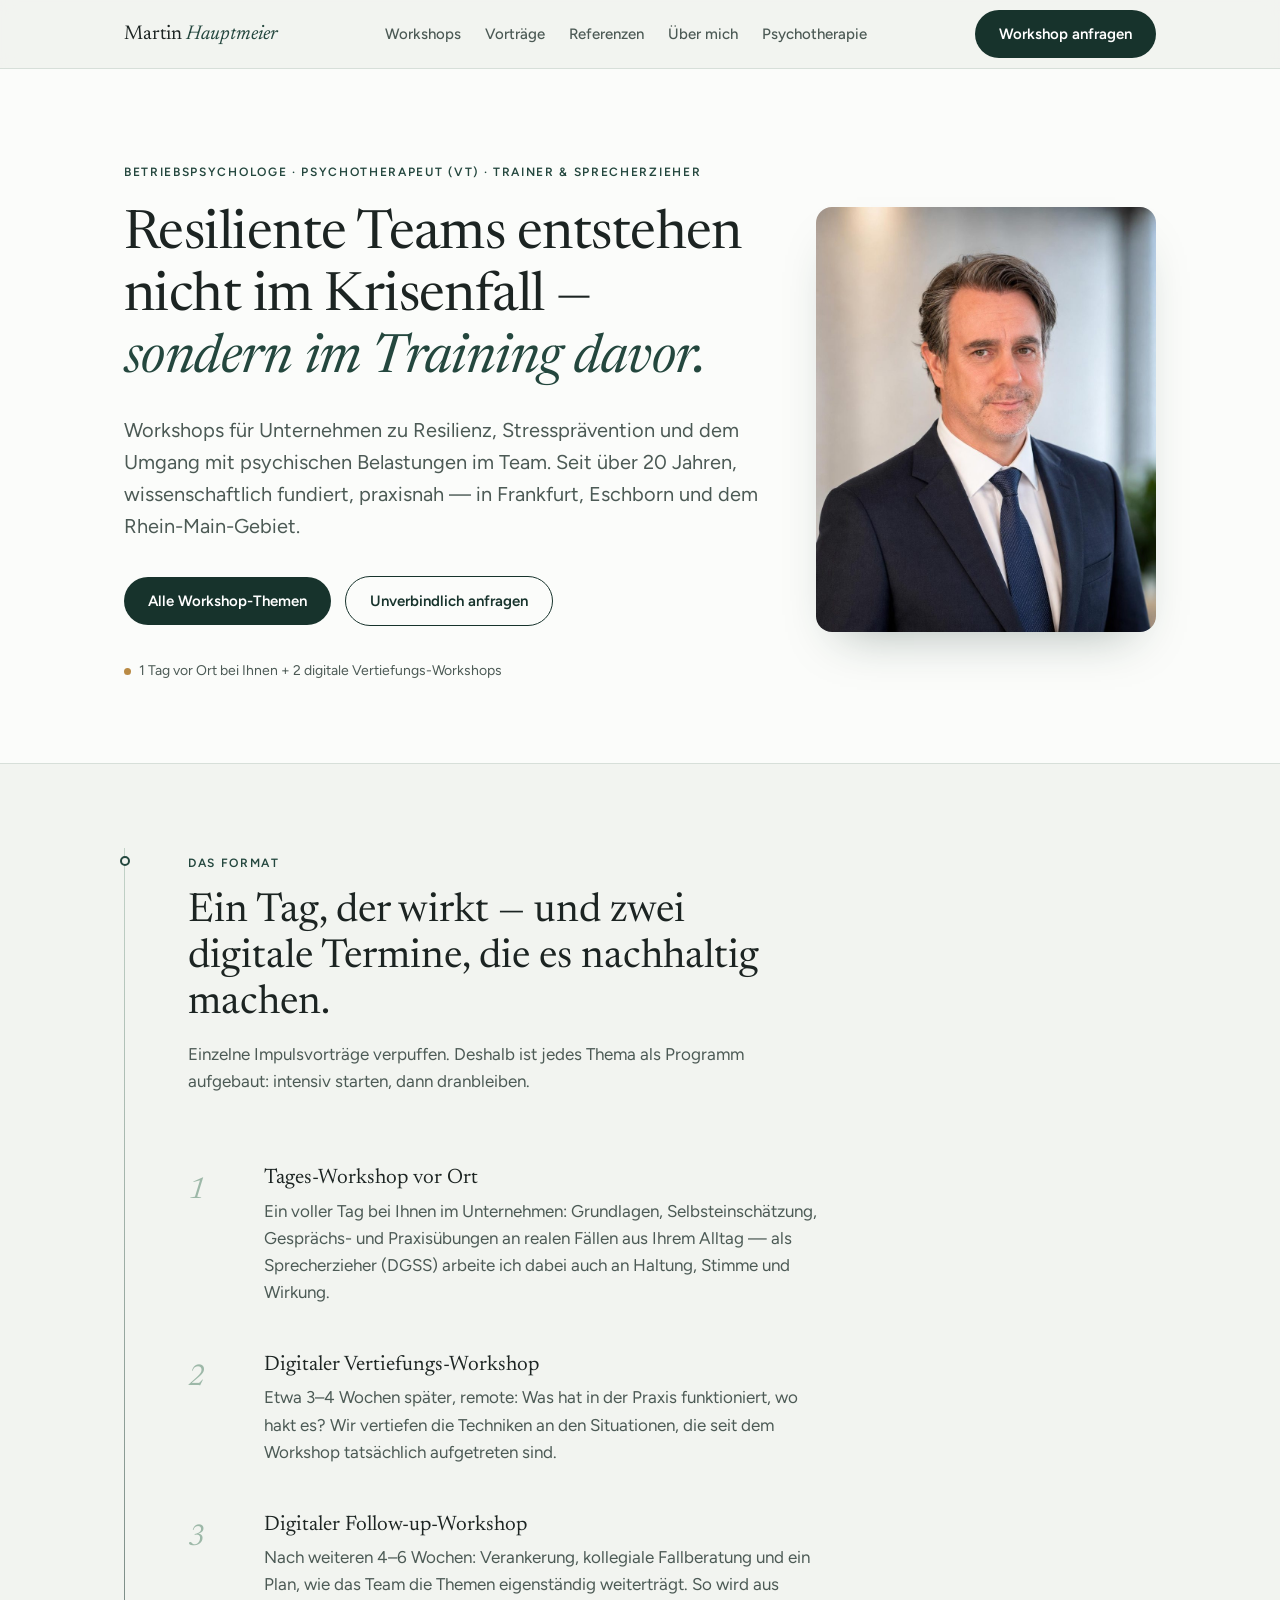
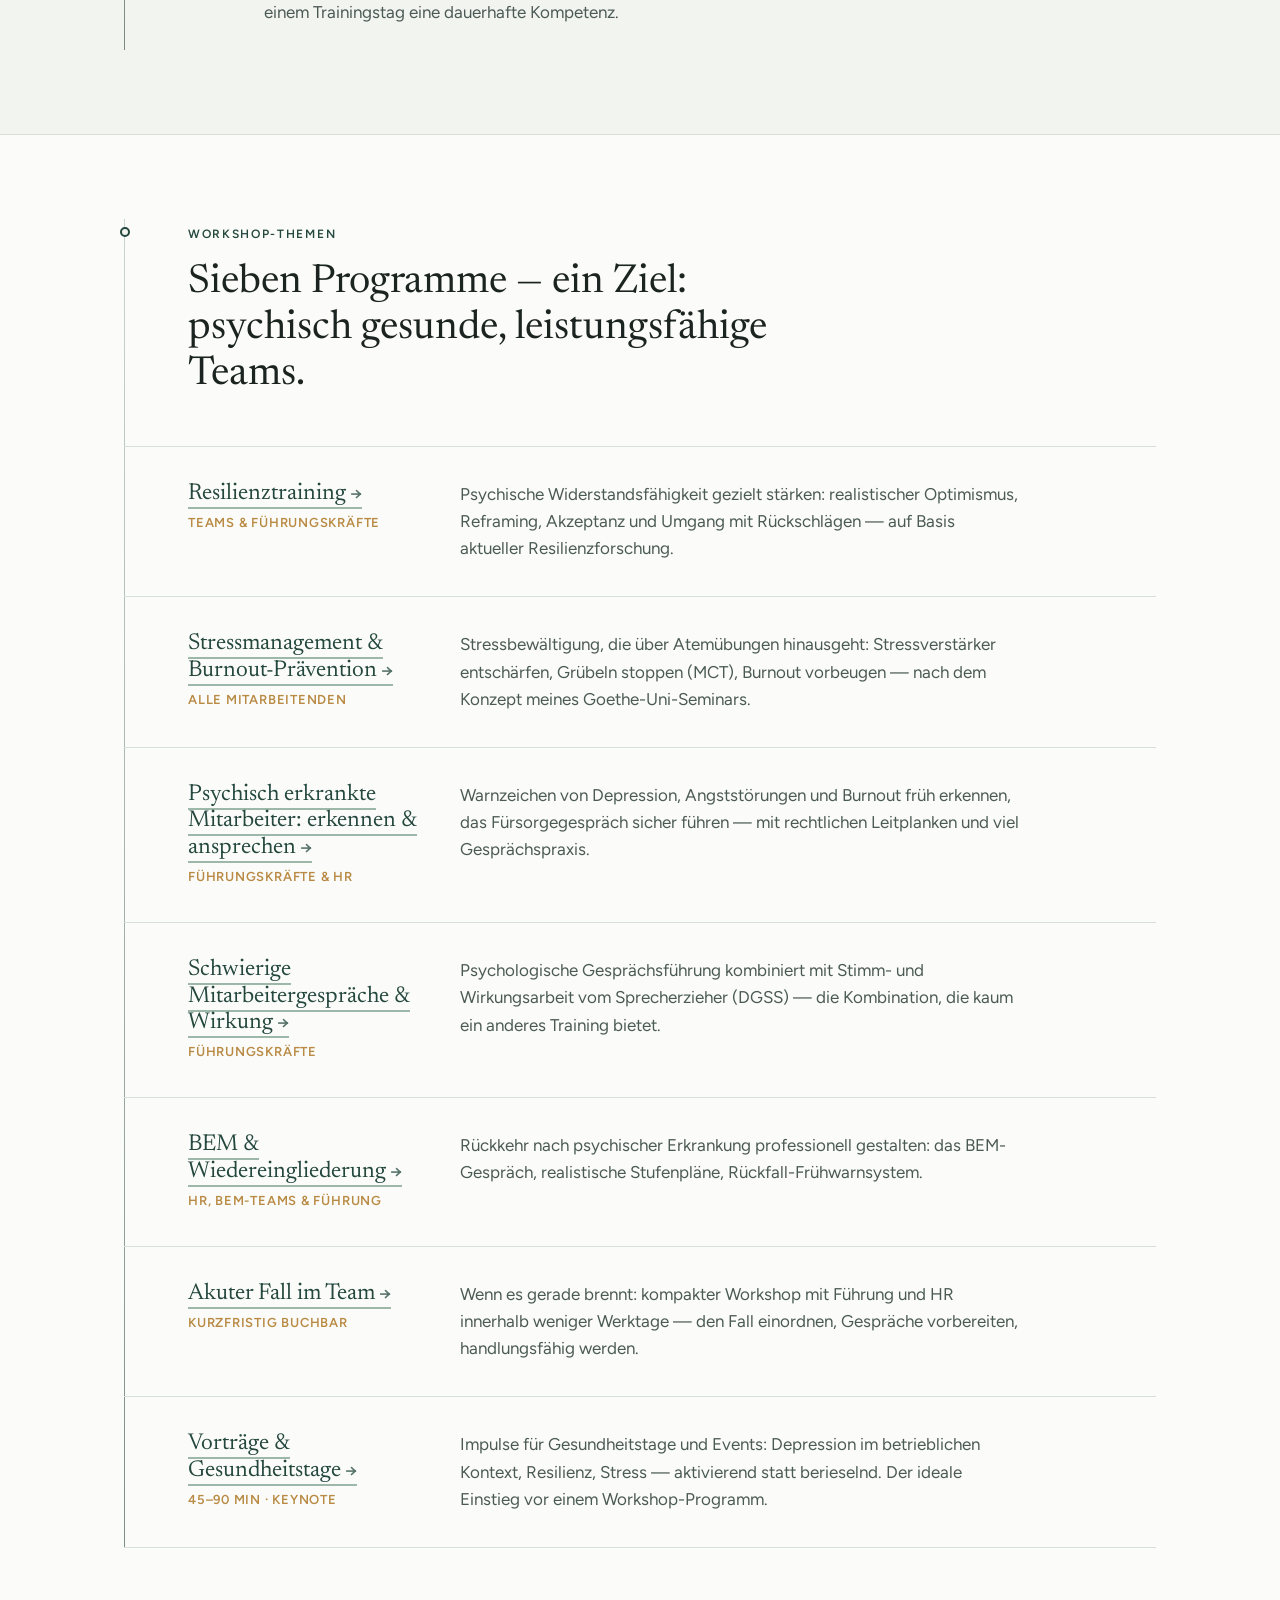
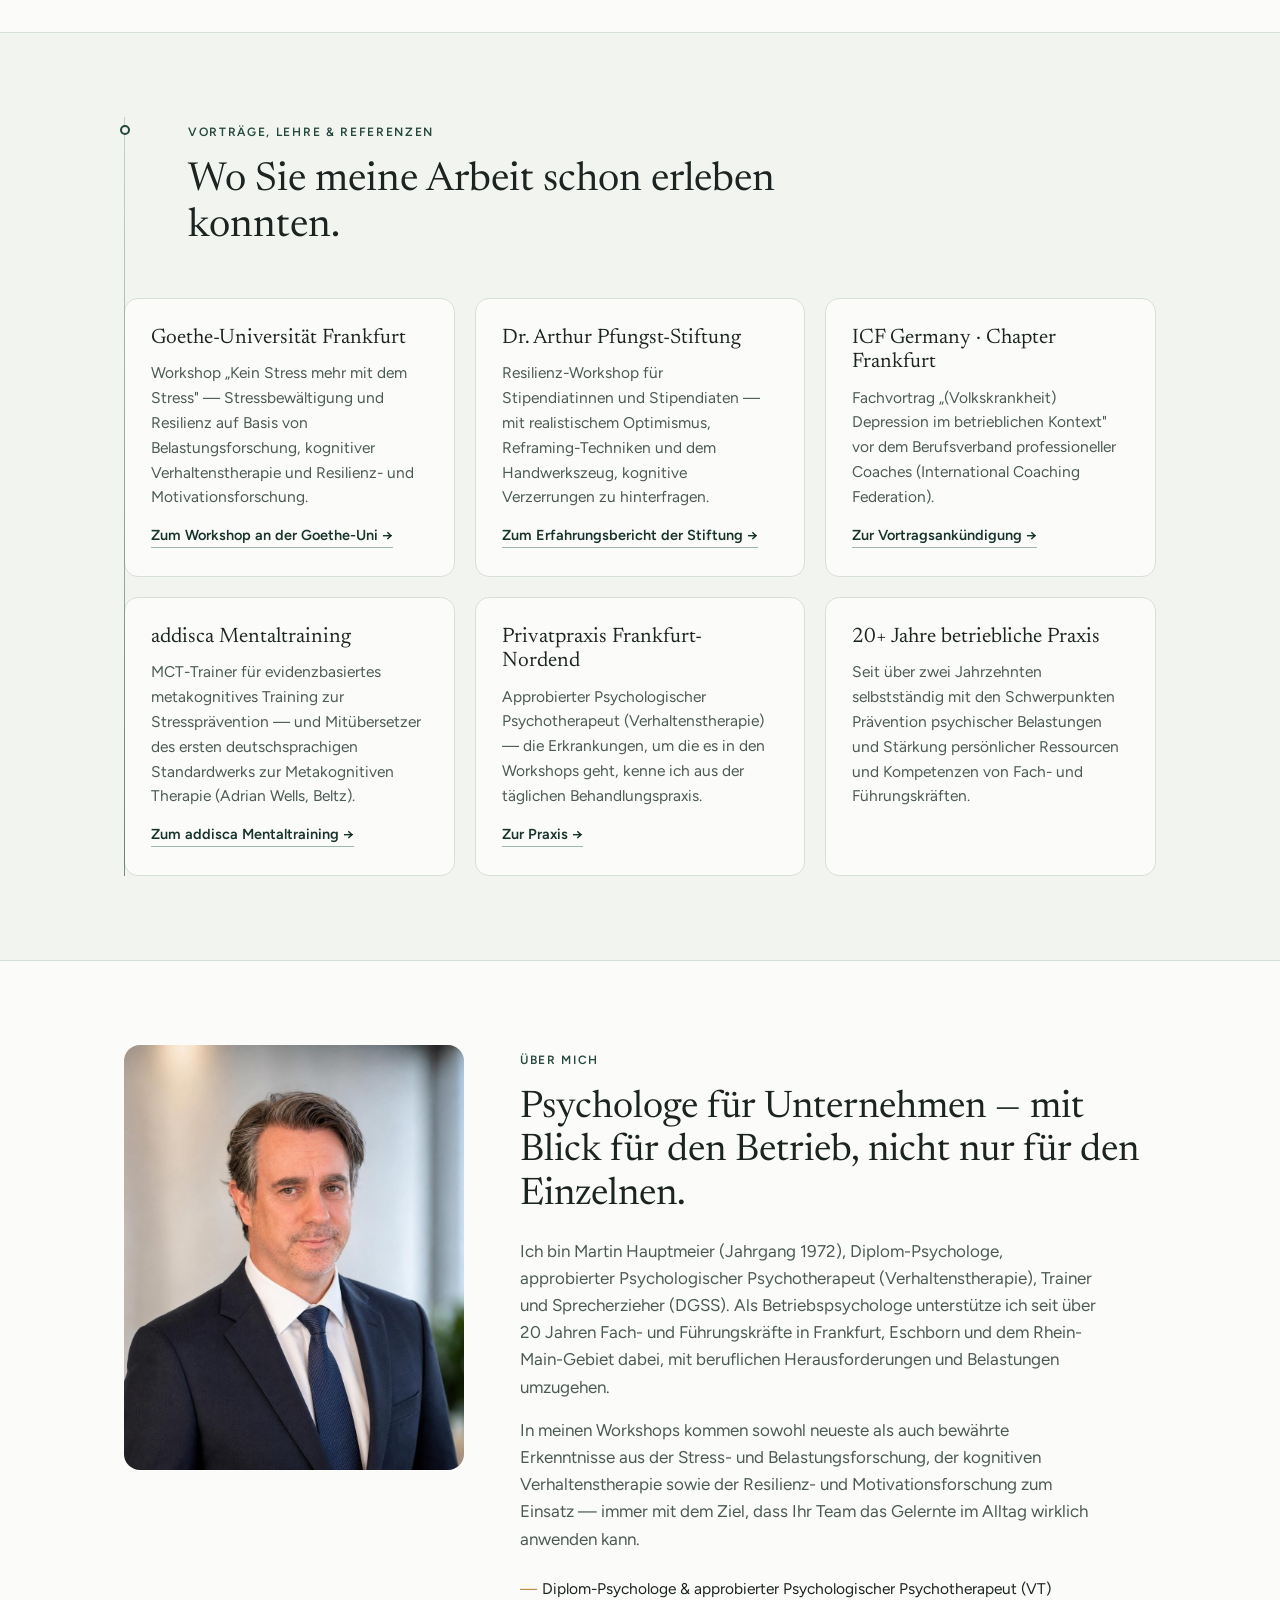
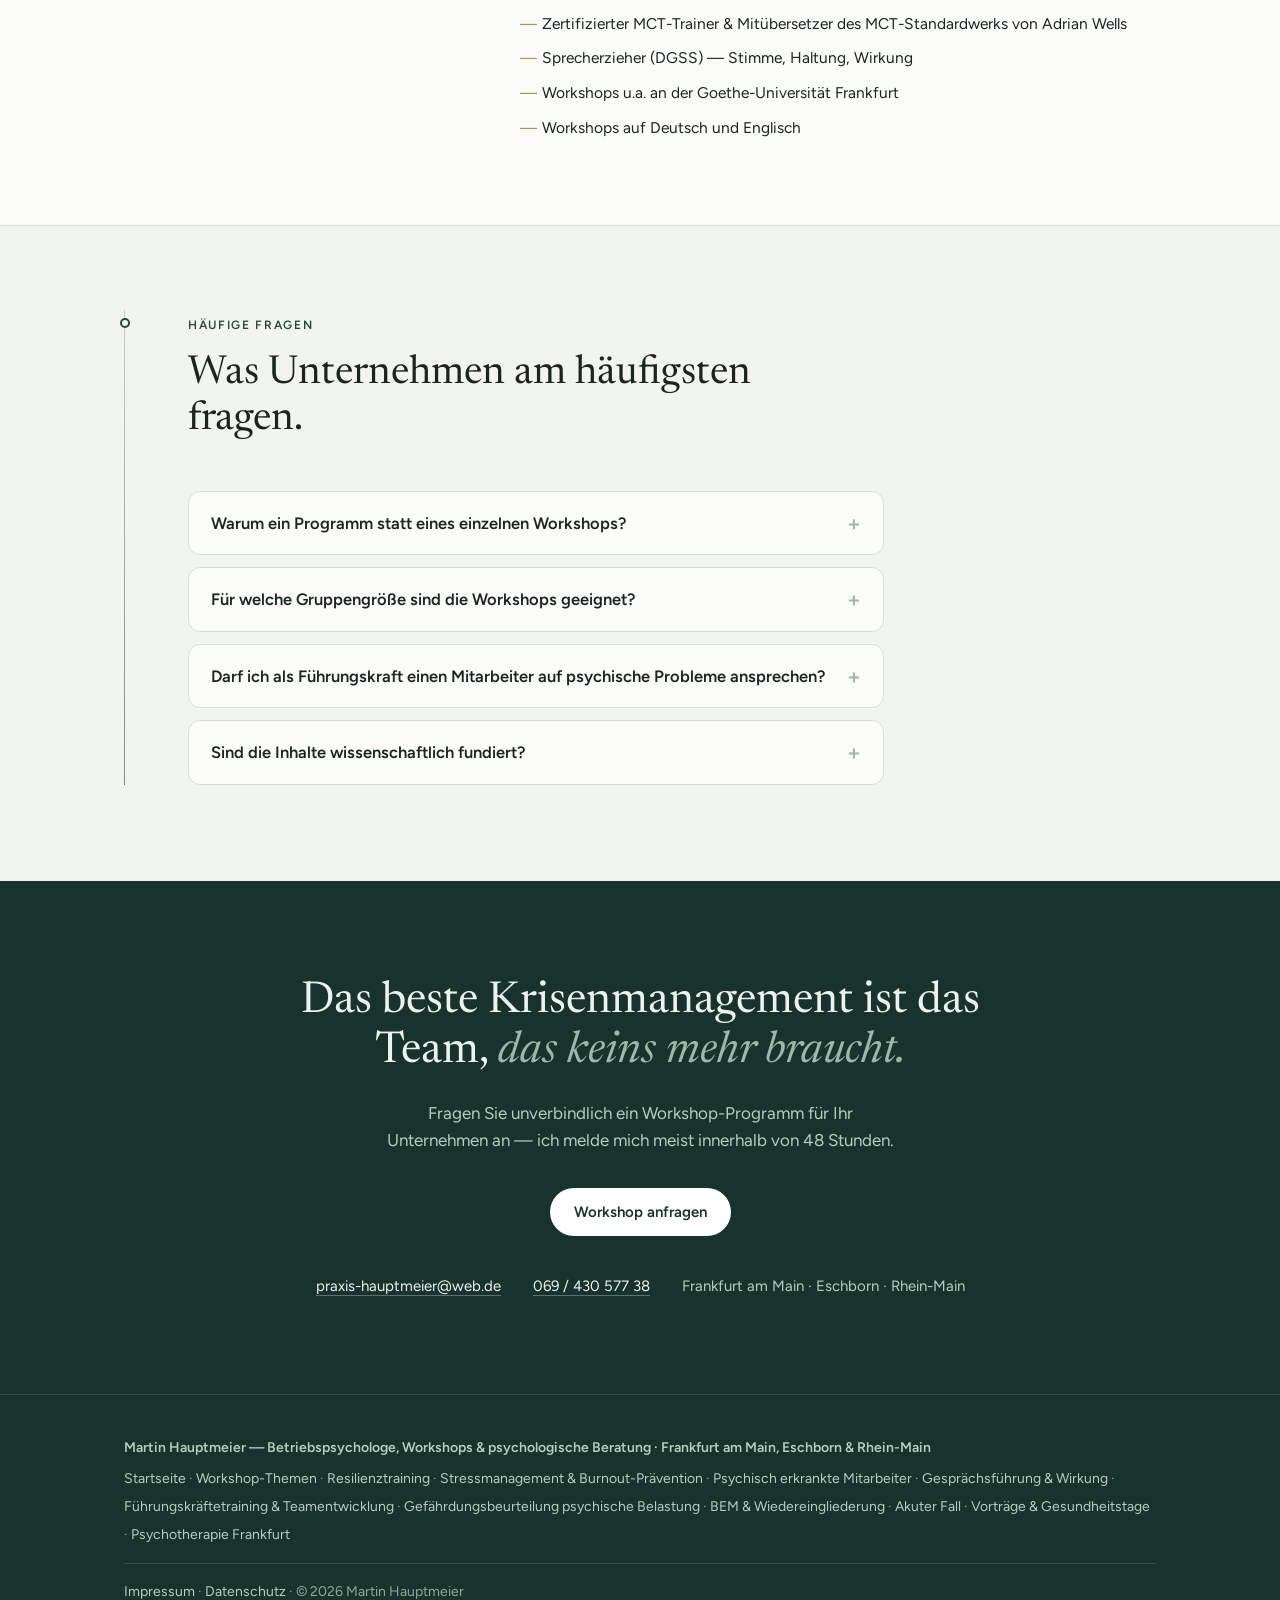
<file: index.html>
<!DOCTYPE html>
<html lang="de">
<head>
<meta charset="UTF-8">
<meta name="viewport" content="width=device-width, initial-scale=1.0">
<title>Betriebspsychologe Frankfurt & Eschborn: Workshops für Resilienz & psychische Gesundheit – Martin Hauptmeier</title>
<meta name="description" content="Psychologe für Unternehmen: Workshop-Programme zu Resilienz, Stressmanagement, Umgang mit psychisch erkrankten Mitarbeitern, Gesprächsführung und Vorträge. 1 Tag vor Ort + 2 digitale Vertiefungen. Frankfurt, Eschborn & Rhein-Main.">
<link rel="preconnect" href="https://fonts.googleapis.com">
<link rel="preconnect" href="https://fonts.gstatic.com" crossorigin>
<link href="https://fonts.googleapis.com/css2?family=Newsreader:ital,opsz,wght@0,6..72,300..600;1,6..72,300..600&family=Figtree:wght@400;500;600;700&display=swap" rel="stylesheet">
<link rel="stylesheet" href="styles.css">
<script src="site.js" defer></script>
<script type="application/ld+json">
{"@context":"https://schema.org","@type":"ProfessionalService","name":"Martin Hauptmeier – Betriebspsychologe: Workshops für Resilienz & psychische Gesundheit im Unternehmen","image":"martin-hauptmeier.jpg","founder":{"@type":"Person","name":"Martin Hauptmeier","jobTitle":"Dipl.-Psychologe, Psychologischer Psychotherapeut (VT), Trainer & Sprecherzieher"},"address":{"@type":"PostalAddress","streetAddress":"Bornheimer Landstraße 51","postalCode":"60316","addressLocality":"Frankfurt am Main","addressCountry":"DE"},"areaServed":["Frankfurt am Main","Eschborn","Rhein-Main-Gebiet"],"telephone":"+49 69 43057738","email":"praxis-hauptmeier@web.de","knowsLanguage":["de","en"]}
</script>
</head>
<body>
<header>
  <div class="wrap nav">
    <a class="logo" href="index.html">Martin <span>Hauptmeier</span></a>
    <nav aria-label="Hauptnavigation">
      <ul>
        <li><a href="workshops-psychische-gesundheit-fuehrungskraefte.html">Workshops</a></li>
        <li><a href="vortrag-psychische-gesundheit-gesundheitstag.html">Vorträge</a></li>
        <li><a href="index.html#referenzen">Referenzen</a></li>
        <li><a href="index.html#ueber">Über mich</a></li>
        <li><a href="psychotherapie-frankfurt-nordend.html">Psychotherapie</a></li>
      </ul>
    </nav>
    <a class="btn" href="#kontakt">Workshop anfragen</a>
  </div>
</header>

<div class="hero">
  <div class="wrap hero-grid">
    <div>
      <span class="eyebrow">Betriebspsychologe · Psychotherapeut (VT) · Trainer & Sprecherzieher</span>
      <h1>Resiliente Teams entstehen nicht im Krisenfall — <em>sondern im Training davor.</em></h1>
      <p class="lead">Workshops für Unternehmen zu Resilienz, Stressprävention und dem Umgang mit psychischen Belastungen im Team. Seit über 20 Jahren, wissenschaftlich fundiert, praxisnah — in Frankfurt, Eschborn und dem Rhein-Main-Gebiet.</p>
      <div class="cta-row">
        <a class="btn" href="workshops-psychische-gesundheit-fuehrungskraefte.html">Alle Workshop-Themen</a>
        <a class="btn ghost" href="#kontakt">Unverbindlich anfragen</a>
      </div>
      <p class="ort">1 Tag vor Ort bei Ihnen + 2 digitale Vertiefungs-Workshops</p>
    </div>
    <img class="hero-portrait" src="martin-hauptmeier.jpg" alt="Martin Hauptmeier – Betriebspsychologe, Psychotherapeut und Workshop-Trainer in Frankfurt am Main">
  </div>
</div>

<section id="programm">
  <div class="wrap faden">
    <span class="knoten" style="top:8px"></span>
    <div class="sec-head reveal">
      <span class="eyebrow">Das Format</span>
      <h2>Ein Tag, der wirkt — und zwei digitale Termine, die es nachhaltig machen.</h2>
      <p>Einzelne Impulsvorträge verpuffen. Deshalb ist jedes Thema als Programm aufgebaut: intensiv starten, dann dranbleiben.</p>
    </div>
    <div class="schritt reveal">
      <span class="num">1</span>
      <div><h3>Tages-Workshop vor Ort</h3><p>Ein voller Tag bei Ihnen im Unternehmen: Grundlagen, Selbsteinschätzung, Gesprächs- und Praxisübungen an realen Fällen aus Ihrem Alltag — als Sprecherzieher (DGSS) arbeite ich dabei auch an Haltung, Stimme und Wirkung.</p></div>
    </div>
    <div class="schritt reveal">
      <span class="num">2</span>
      <div><h3>Digitaler Vertiefungs-Workshop</h3><p>Etwa 3–4 Wochen später, remote: Was hat in der Praxis funktioniert, wo hakt es? Wir vertiefen die Techniken an den Situationen, die seit dem Workshop tatsächlich aufgetreten sind.</p></div>
    </div>
    <div class="schritt reveal">
      <span class="num">3</span>
      <div><h3>Digitaler Follow-up-Workshop</h3><p>Nach weiteren 4–6 Wochen: Verankerung, kollegiale Fallberatung und ein Plan, wie das Team die Themen eigenständig weiterträgt. So wird aus einem Trainingstag eine dauerhafte Kompetenz.</p></div>
    </div>
  </div>
</section>

<section class="leistungen-bg" id="themen">
  <div class="wrap faden">
    <span class="knoten" style="top:8px"></span>
    <div class="sec-head reveal">
      <span class="eyebrow">Workshop-Themen</span>
      <h2>Sieben Programme — ein Ziel: psychisch gesunde, leistungsfähige Teams.</h2>
    </div>
    <div class="leistung reveal">
      <div><h3><a href="resilienztraining-unternehmen-frankfurt.html">Resilienztraining</a></h3><p class="tag">Teams & Führungskräfte</p></div>
      <p>Psychische Widerstandsfähigkeit gezielt stärken: realistischer Optimismus, Reframing, Akzeptanz und Umgang mit Rückschlägen — auf Basis aktueller Resilienzforschung.</p>
    </div>
    <div class="leistung reveal">
      <div><h3><a href="stressmanagement-seminar-frankfurt.html">Stressmanagement & Burnout-Prävention</a></h3><p class="tag">Alle Mitarbeitenden</p></div>
      <p>Stressbewältigung, die über Atemübungen hinausgeht: Stressverstärker entschärfen, Grübeln stoppen (MCT), Burnout vorbeugen — nach dem Konzept meines Goethe-Uni-Seminars.</p>
    </div>
    <div class="leistung reveal">
      <div><h3><a href="workshop-psychisch-erkrankte-mitarbeiter-frankfurt.html">Psychisch erkrankte Mitarbeiter: erkennen & ansprechen</a></h3><p class="tag">Führungskräfte & HR</p></div>
      <p>Warnzeichen von Depression, Angststörungen und Burnout früh erkennen, das Fürsorgegespräch sicher führen — mit rechtlichen Leitplanken und viel Gesprächspraxis.</p>
    </div>
    <div class="leistung reveal">
      <div><h3><a href="gespraechsfuehrung-training-fuehrungskraefte.html">Schwierige Mitarbeitergespräche & Wirkung</a></h3><p class="tag">Führungskräfte</p></div>
      <p>Psychologische Gesprächsführung kombiniert mit Stimm- und Wirkungsarbeit vom Sprecherzieher (DGSS) — die Kombination, die kaum ein anderes Training bietet.</p>
    </div>
    <div class="leistung reveal">
      <div><h3><a href="bem-wiedereingliederung-frankfurt.html">BEM & Wiedereingliederung</a></h3><p class="tag">HR, BEM-Teams & Führung</p></div>
      <p>Rückkehr nach psychischer Erkrankung professionell gestalten: das BEM-Gespräch, realistische Stufenpläne, Rückfall-Frühwarnsystem.</p>
    </div>
    <div class="leistung reveal">
      <div><h3><a href="akutberatung-psychische-erkrankung-arbeitsplatz.html">Akuter Fall im Team</a></h3><p class="tag">Kurzfristig buchbar</p></div>
      <p>Wenn es gerade brennt: kompakter Workshop mit Führung und HR innerhalb weniger Werktage — den Fall einordnen, Gespräche vorbereiten, handlungsfähig werden.</p>
    </div>
    <div class="leistung reveal">
      <div><h3><a href="vortrag-psychische-gesundheit-gesundheitstag.html">Vorträge & Gesundheitstage</a></h3><p class="tag">45–90 Min · Keynote</p></div>
      <p>Impulse für Gesundheitstage und Events: Depression im betrieblichen Kontext, Resilienz, Stress — aktivierend statt berieselnd. Der ideale Einstieg vor einem Workshop-Programm.</p>
    </div>
  </div>
</section>

<section id="referenzen">
  <div class="wrap faden">
    <span class="knoten" style="top:8px"></span>
    <div class="sec-head reveal">
      <span class="eyebrow">Vorträge, Lehre & Referenzen</span>
      <h2>Wo Sie meine Arbeit schon erleben konnten.</h2>
    </div>
    <div class="cards">
      <div class="card reveal">
        <h3>Goethe-Universität Frankfurt</h3>
        <p>Workshop „Kein Stress mehr mit dem Stress" — Stressbewältigung und Resilienz auf Basis von Belastungsforschung, kognitiver Verhaltenstherapie und Resilienz- und Motivationsforschung.</p>
        <a class="mehr" href="https://www.uni-frankfurt.de/94702072/Kein_Stress_mehr_mit_dem_Stress" target="_blank" rel="noopener noreferrer">Zum Workshop an der Goethe-Uni →</a>
      </div>
      <div class="card reveal">
        <h3>Dr. Arthur Pfungst-Stiftung</h3>
        <p>Resilienz-Workshop für Stipendiatinnen und Stipendiaten — mit realistischem Optimismus, Reframing-Techniken und dem Handwerkszeug, kognitive Verzerrungen zu hinterfragen.</p>
        <a class="mehr" href="https://pfungst-stiftung.de/nl-04-2024-resilienz/" target="_blank" rel="noopener noreferrer">Zum Erfahrungsbericht der Stiftung →</a>
      </div>
      <div class="card reveal">
        <h3>ICF Germany · Chapter Frankfurt</h3>
        <p>Fachvortrag „(Volkskrankheit) Depression im betrieblichen Kontext" vor dem Berufsverband professioneller Coaches (International Coaching Federation).</p>
        <a class="mehr" href="https://www.coachfederation.de/events/stadtchapter/veranstaltungen-frankfurt/eventdetails.html?tx_news_pi1%5Bnews%5D=291&cHash=0fb876c822d87a343a8e57f739c2cb73" target="_blank" rel="noopener noreferrer">Zur Vortragsankündigung →</a>
      </div>
      <div class="card reveal">
        <h3>addisca Mentaltraining</h3>
        <p>MCT-Trainer für evidenzbasiertes metakognitives Training zur Stressprävention — und Mitübersetzer des ersten deutschsprachigen Standardwerks zur Metakognitiven Therapie (Adrian Wells, Beltz).</p>
        <a class="mehr" href="https://www.addisca.de/mentaltraining/" target="_blank" rel="noopener noreferrer">Zum addisca Mentaltraining →</a>
      </div>
      <div class="card reveal">
        <h3>Privatpraxis Frankfurt-Nordend</h3>
        <p>Approbierter Psychologischer Psychotherapeut (Verhaltenstherapie) — die Erkrankungen, um die es in den Workshops geht, kenne ich aus der täglichen Behandlungspraxis.</p>
        <a class="mehr" href="psychotherapie-frankfurt-nordend.html">Zur Praxis →</a>
      </div>
      <div class="card reveal">
        <h3>20+ Jahre betriebliche Praxis</h3>
        <p>Seit über zwei Jahrzehnten selbstständig mit den Schwerpunkten Prävention psychischer Belastungen und Stärkung persönlicher Ressourcen und Kompetenzen von Fach- und Führungskräften.</p>
      </div>
    </div>
  </div>
</section>

<section class="ueber-bg" id="ueber">
  <div class="wrap ueber-grid">
    <img class="portrait-img reveal" src="martin-hauptmeier.jpg" alt="Porträt von Martin Hauptmeier" loading="lazy">
    <div class="reveal">
      <span class="eyebrow">Über mich</span>
      <h2>Psychologe für Unternehmen — mit Blick für den Betrieb, nicht nur für den Einzelnen.</h2>
      <p>Ich bin Martin Hauptmeier (Jahrgang 1972), Diplom-Psychologe, approbierter Psychologischer Psychotherapeut (Verhaltenstherapie), Trainer und Sprecherzieher (DGSS). Als Betriebspsychologe unterstütze ich seit über 20 Jahren Fach- und Führungskräfte in Frankfurt, Eschborn und dem Rhein-Main-Gebiet dabei, mit beruflichen Herausforderungen und Belastungen umzugehen.</p>
      <p>In meinen Workshops kommen sowohl neueste als auch bewährte Erkenntnisse aus der Stress- und Belastungsforschung, der kognitiven Verhaltenstherapie sowie der Resilienz- und Motivationsforschung zum Einsatz — immer mit dem Ziel, dass Ihr Team das Gelernte im Alltag wirklich anwenden kann.</p>
      <ul class="quali">
        <li>Diplom-Psychologe & approbierter Psychologischer Psychotherapeut (VT)</li>
        <li>Zertifizierter MCT-Trainer & Mitübersetzer des MCT-Standardwerks von Adrian Wells</li>
        <li>Sprecherzieher (DGSS) — Stimme, Haltung, Wirkung</li>
        <li>Workshops u.a. an der Goethe-Universität Frankfurt</li>
        <li>Workshops auf Deutsch und Englisch</li>
      </ul>
    </div>
  </div>
</section>

<section id="faq">
  <div class="wrap faden">
    <span class="knoten" style="top:8px"></span>
    <div class="sec-head reveal">
      <span class="eyebrow">Häufige Fragen</span>
      <h2>Was Unternehmen am häufigsten fragen.</h2>
    </div>
    <div class="content" style="max-width:760px;padding-left:64px">
      <details class="faq">
        <summary>Warum ein Programm statt eines einzelnen Workshops?</summary>
        <p>Weil Verhalten sich nicht an einem Tag ändert. Der Präsenztag legt das Fundament, die beiden digitalen Termine holen die echten Praxiserfahrungen ins Training zurück — das unterscheidet nachhaltige Kompetenz von einem netten Seminartag.</p>
      </details>
      <details class="faq">
        <summary>Für welche Gruppengröße sind die Workshops geeignet?</summary>
        <p>Ideal sind 8–14 Teilnehmende — groß genug für vielfältige Perspektiven, klein genug für echte Gesprächsübungen. Größere Gruppen lassen sich in parallele Durchgänge aufteilen.</p>
      </details>
      <details class="faq">
        <summary>Darf ich als Führungskraft einen Mitarbeiter auf psychische Probleme ansprechen?</summary>
        <p>Ja — und in vielen Fällen sollten Sie es sogar. Entscheidend ist das Wie: konkrete Beobachtungen im Arbeitskontext ansprechen, keine Diagnose-Vermutungen. Genau das üben wir im Workshop an realistischen Fällen.</p>
      </details>
      <details class="faq">
        <summary>Sind die Inhalte wissenschaftlich fundiert?</summary>
        <p>Ja. Grundlage sind Stress- und Belastungsforschung, kognitive Verhaltenstherapie, Resilienzforschung und der metakognitive Ansatz (MCT). Als approbierter Psychotherapeut kenne ich die Themen zusätzlich aus der Behandlungspraxis.</p>
      </details>
    </div>
  </div>
</section>

<section class="kontakt" id="kontakt">
  <div class="wrap">
    <h2>Das beste Krisenmanagement ist das Team, <em>das keins mehr braucht.</em></h2>
    <p>Fragen Sie unverbindlich ein Workshop-Programm für Ihr Unternehmen an — ich melde mich meist innerhalb von 48 Stunden.</p>
    <a class="btn" href="mailto:praxis-hauptmeier@web.de">Workshop anfragen</a>
    <div class="info">
      <span><a href="mailto:praxis-hauptmeier@web.de">praxis-hauptmeier@web.de</a></span>
      <span><a href="tel:+496943057738">069 / 430 577 38</a></span>
      <span>Frankfurt am Main · Eschborn · Rhein-Main</span>
    </div>
  </div>
</section>

<footer>
  <div class="wrap">
    <p class="f-brand">Martin Hauptmeier — Betriebspsychologe, Workshops & psychologische Beratung · Frankfurt am Main, Eschborn & Rhein-Main</p>
    <p class="f-links"><a href="index.html">Startseite</a> · <a href="workshops-psychische-gesundheit-fuehrungskraefte.html">Workshop-Themen</a> · <a href="resilienztraining-unternehmen-frankfurt.html">Resilienztraining</a> · <a href="stressmanagement-seminar-frankfurt.html">Stressmanagement & Burnout-Prävention</a> · <a href="workshop-psychisch-erkrankte-mitarbeiter-frankfurt.html">Psychisch erkrankte Mitarbeiter</a> · <a href="gespraechsfuehrung-training-fuehrungskraefte.html">Gesprächsführung & Wirkung</a> · <a href="bem-wiedereingliederung-frankfurt.html">BEM & Wiedereingliederung</a> · <a href="akutberatung-psychische-erkrankung-arbeitsplatz.html">Akuter Fall</a> · <a href="vortrag-psychische-gesundheit-gesundheitstag.html">Vorträge & Gesundheitstage</a> · <a href="psychotherapie-frankfurt-nordend.html">Psychotherapie Frankfurt</a></p>
    <p class="f-links f-legal"><a href="impressum.html">Impressum</a> · <a href="datenschutz.html">Datenschutz</a> · © 2026 Martin Hauptmeier</p>
  </div>
</footer>

<script>
  const io = new IntersectionObserver(es => es.forEach(e => {
    if(e.isIntersecting){e.target.classList.add('show');io.unobserve(e.target);}
  }),{threshold:.12});
  document.querySelectorAll('.reveal').forEach(el => io.observe(el));
</script>
</body>
</html>
</file>
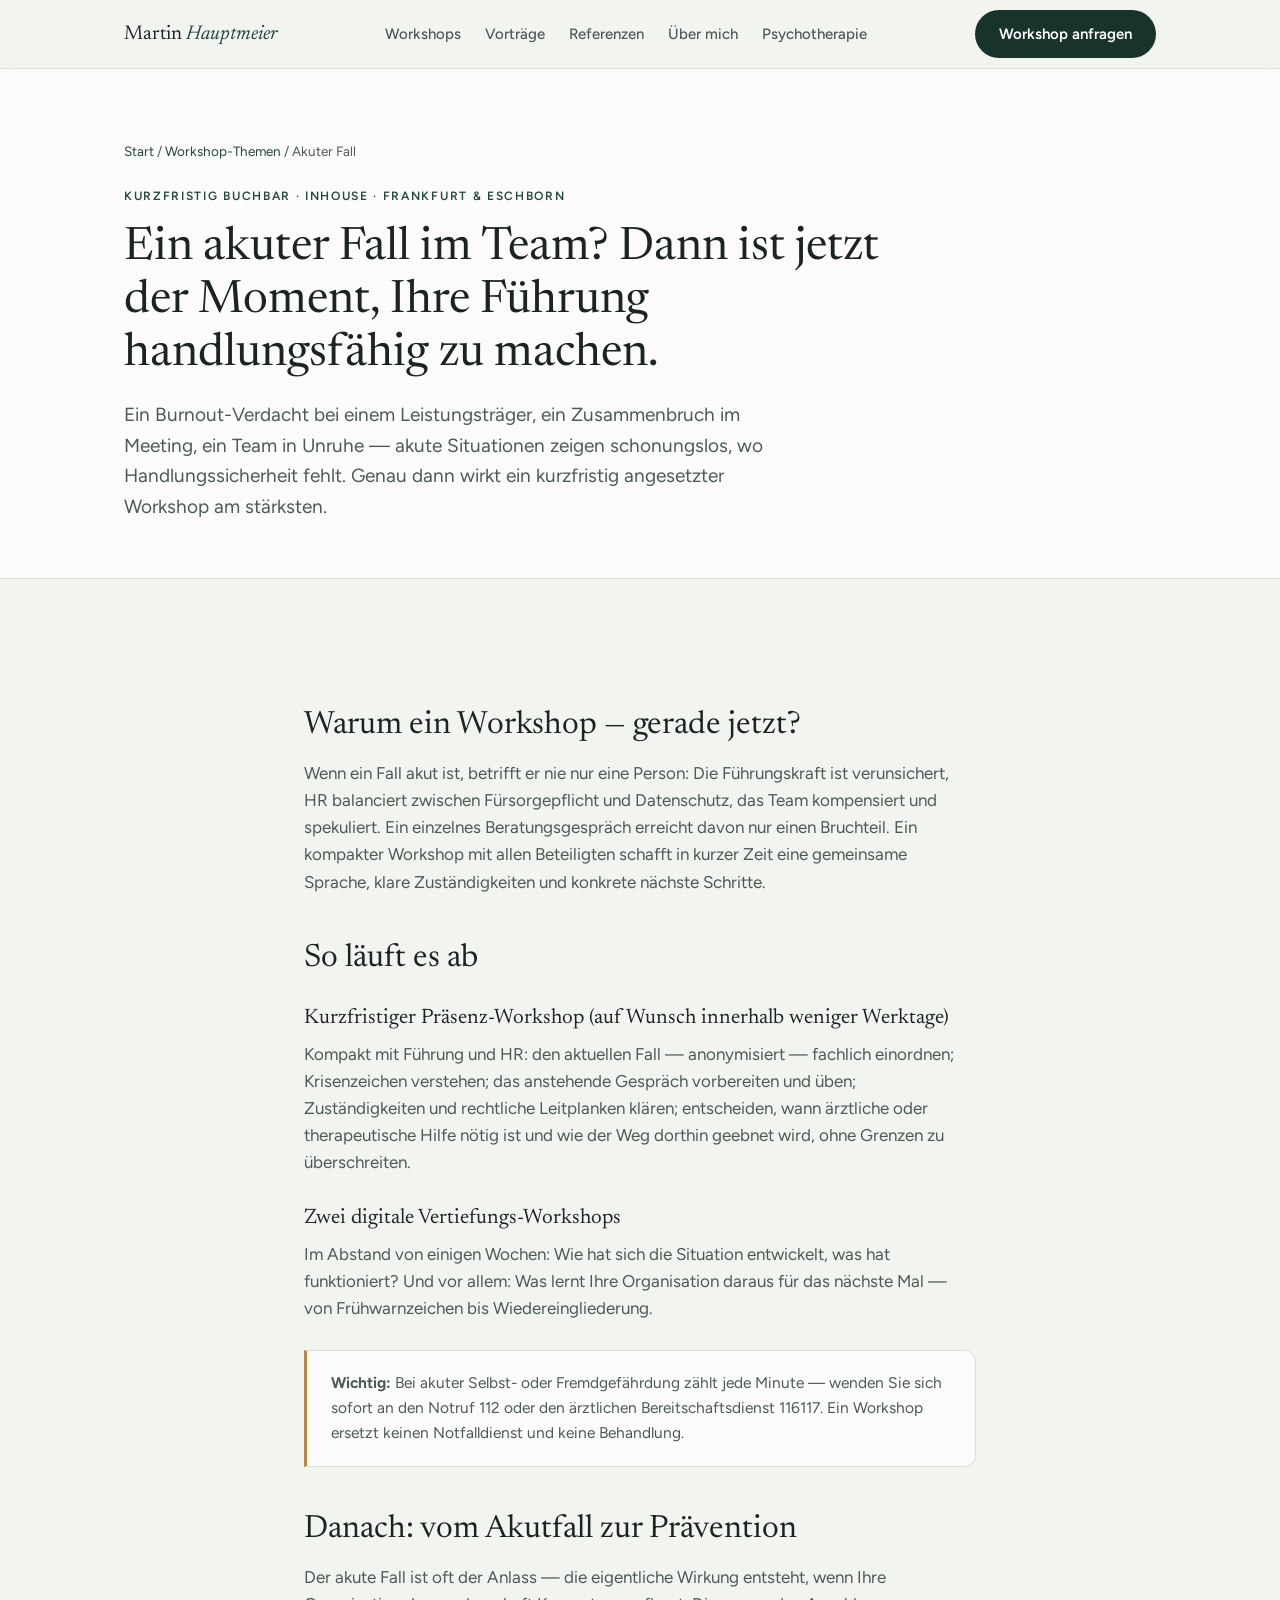
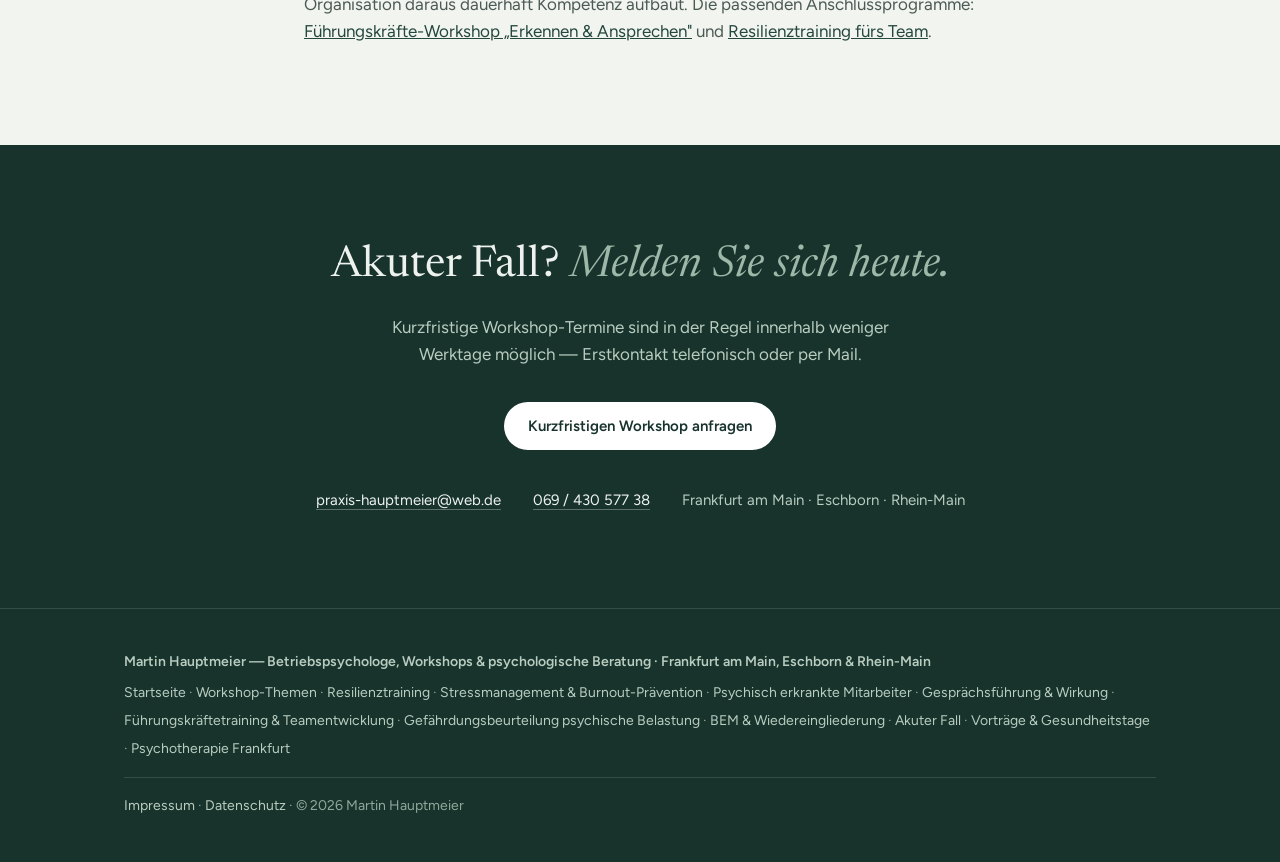
<file: akutberatung-psychische-erkrankung-arbeitsplatz.html>
<!DOCTYPE html>
<html lang="de">
<head>
<meta charset="UTF-8">
<meta name="viewport" content="width=device-width, initial-scale=1.0">
<title>Psychische Erkrankung am Arbeitsplatz: Wenn der Fall akut ist | Workshop kurzfristig – Martin Hauptmeier, Frankfurt</title>
<meta name="description" content="Akuter Fall im Team? Kurzfristig buchbarer Inhouse-Workshop zu psychischer Erkrankung am Arbeitsplatz: Burnout, Depression, Krisen — Handlungssicherheit für Führung und HR. Frankfurt, Eschborn, Rhein-Main.">
<link rel="preconnect" href="https://fonts.googleapis.com">
<link rel="preconnect" href="https://fonts.gstatic.com" crossorigin>
<link href="https://fonts.googleapis.com/css2?family=Newsreader:ital,opsz,wght@0,6..72,300..600;1,6..72,300..600&family=Figtree:wght@400;500;600;700&display=swap" rel="stylesheet">
<link rel="stylesheet" href="styles.css">
<script src="site.js" defer></script>
</head>
<body>
<header>
  <div class="wrap nav">
    <a class="logo" href="index.html">Martin <span>Hauptmeier</span></a>
    <nav aria-label="Hauptnavigation">
      <ul>
        <li><a href="workshops-psychische-gesundheit-fuehrungskraefte.html">Workshops</a></li>
        <li><a href="vortrag-psychische-gesundheit-gesundheitstag.html">Vorträge</a></li>
        <li><a href="index.html#referenzen">Referenzen</a></li>
        <li><a href="index.html#ueber">Über mich</a></li>
        <li><a href="psychotherapie-frankfurt-nordend.html">Psychotherapie</a></li>
      </ul>
    </nav>
    <a class="btn" href="#kontakt">Workshop anfragen</a>
  </div>
</header>
<div class="sub-hero">
  <div class="wrap">
    <p class="crumb"><a href="index.html">Start</a> / <a href="workshops-psychische-gesundheit-fuehrungskraefte.html">Workshop-Themen</a> / Akuter Fall</p>
    <span class="eyebrow">Kurzfristig buchbar · Inhouse · Frankfurt & Eschborn</span>
    <h1>Ein akuter Fall im Team? Dann ist jetzt der Moment, Ihre Führung handlungsfähig zu machen.</h1>
    <p class="lead">Ein Burnout-Verdacht bei einem Leistungsträger, ein Zusammenbruch im Meeting, ein Team in Unruhe — akute Situationen zeigen schonungslos, wo Handlungssicherheit fehlt. Genau dann wirkt ein kurzfristig angesetzter Workshop am stärksten.</p>
  </div>
</div>
<section>
  <div class="wrap content">
    <h2>Warum ein Workshop — gerade jetzt?</h2>
    <p>Wenn ein Fall akut ist, betrifft er nie nur eine Person: Die Führungskraft ist verunsichert, HR balanciert zwischen Fürsorgepflicht und Datenschutz, das Team kompensiert und spekuliert. Ein einzelnes Beratungsgespräch erreicht davon nur einen Bruchteil. Ein kompakter Workshop mit allen Beteiligten schafft in kurzer Zeit eine gemeinsame Sprache, klare Zuständigkeiten und konkrete nächste Schritte.</p>
    <h2>So läuft es ab</h2>
    <h3>Kurzfristiger Präsenz-Workshop (auf Wunsch innerhalb weniger Werktage)</h3>
    <p>Kompakt mit Führung und HR: den aktuellen Fall — anonymisiert — fachlich einordnen; Krisenzeichen verstehen; das anstehende Gespräch vorbereiten und üben; Zuständigkeiten und rechtliche Leitplanken klären; entscheiden, wann ärztliche oder therapeutische Hilfe nötig ist und wie der Weg dorthin geebnet wird, ohne Grenzen zu überschreiten.</p>
    <h3>Zwei digitale Vertiefungs-Workshops</h3>
    <p>Im Abstand von einigen Wochen: Wie hat sich die Situation entwickelt, was hat funktioniert? Und vor allem: Was lernt Ihre Organisation daraus für das nächste Mal — von Frühwarnzeichen bis Wiedereingliederung.</p>
    <div class="hinweis"><strong>Wichtig:</strong> Bei akuter Selbst- oder Fremdgefährdung zählt jede Minute — wenden Sie sich sofort an den Notruf 112 oder den ärztlichen Bereitschaftsdienst 116117. Ein Workshop ersetzt keinen Notfalldienst und keine Behandlung.</div>
    <h2>Danach: vom Akutfall zur Prävention</h2>
    <p>Der akute Fall ist oft der Anlass — die eigentliche Wirkung entsteht, wenn Ihre Organisation daraus dauerhaft Kompetenz aufbaut. Die passenden Anschlussprogramme: <a href="workshop-psychisch-erkrankte-mitarbeiter-frankfurt.html">Führungskräfte-Workshop „Erkennen & Ansprechen"</a> und <a href="resilienztraining-unternehmen-frankfurt.html">Resilienztraining fürs Team</a>.</p>
  </div>
</section>
<section class="kontakt" id="kontakt">
  <div class="wrap">
    <h2>Akuter Fall? <em>Melden Sie sich heute.</em></h2>
    <p>Kurzfristige Workshop-Termine sind in der Regel innerhalb weniger Werktage möglich — Erstkontakt telefonisch oder per Mail.</p>
    <a class="btn" href="mailto:praxis-hauptmeier@web.de">Kurzfristigen Workshop anfragen</a>
    <div class="info">
      <span><a href="mailto:praxis-hauptmeier@web.de">praxis-hauptmeier@web.de</a></span>
      <span><a href="tel:+496943057738">069 / 430 577 38</a></span>
      <span>Frankfurt am Main · Eschborn · Rhein-Main</span>
    </div>
  </div>
</section>
<footer>
  <div class="wrap">
    <p class="f-brand">Martin Hauptmeier — Betriebspsychologe, Workshops & psychologische Beratung · Frankfurt am Main, Eschborn & Rhein-Main</p>
    <p class="f-links"><a href="index.html">Startseite</a> · <a href="workshops-psychische-gesundheit-fuehrungskraefte.html">Workshop-Themen</a> · <a href="resilienztraining-unternehmen-frankfurt.html">Resilienztraining</a> · <a href="stressmanagement-seminar-frankfurt.html">Stressmanagement & Burnout-Prävention</a> · <a href="workshop-psychisch-erkrankte-mitarbeiter-frankfurt.html">Psychisch erkrankte Mitarbeiter</a> · <a href="gespraechsfuehrung-training-fuehrungskraefte.html">Gesprächsführung & Wirkung</a> · <a href="bem-wiedereingliederung-frankfurt.html">BEM & Wiedereingliederung</a> · <a href="akutberatung-psychische-erkrankung-arbeitsplatz.html">Akuter Fall</a> · <a href="vortrag-psychische-gesundheit-gesundheitstag.html">Vorträge & Gesundheitstage</a> · <a href="psychotherapie-frankfurt-nordend.html">Psychotherapie Frankfurt</a></p>
    <p class="f-links f-legal"><a href="impressum.html">Impressum</a> · <a href="datenschutz.html">Datenschutz</a> · © 2026 Martin Hauptmeier</p>
  </div>
</footer>
</body>
</html>
</file>
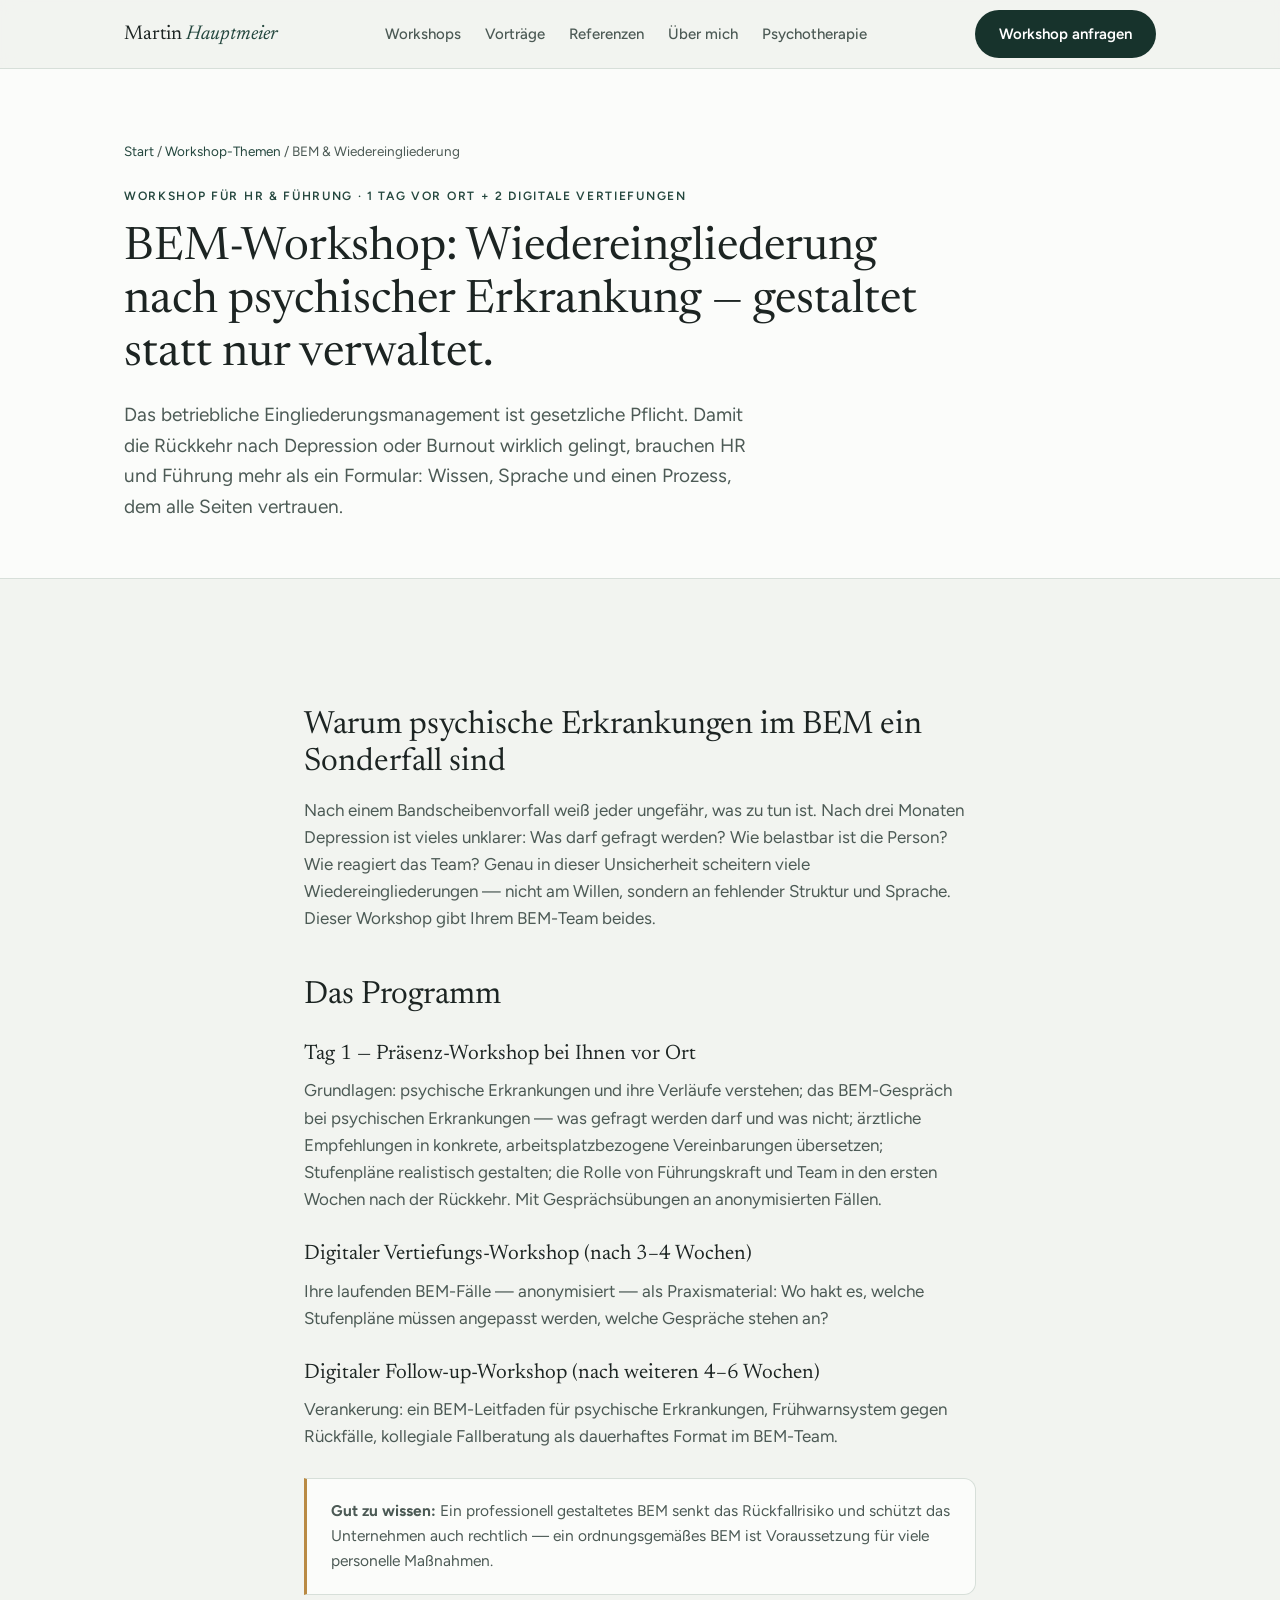
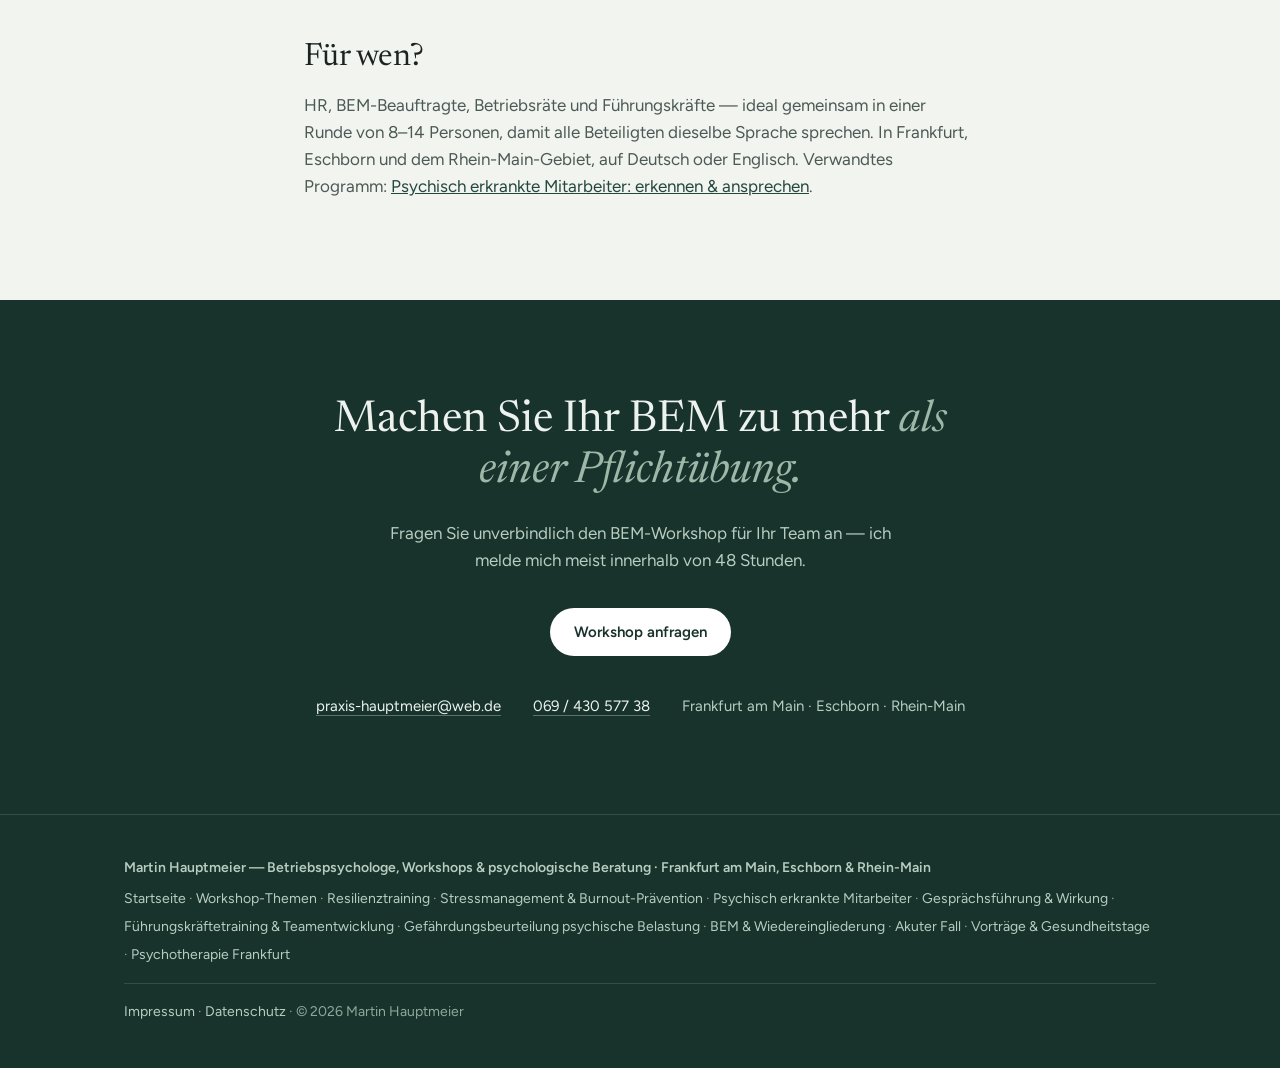
<file: bem-wiedereingliederung-frankfurt.html>
<!DOCTYPE html>
<html lang="de">
<head>
<meta charset="UTF-8">
<meta name="viewport" content="width=device-width, initial-scale=1.0">
<title>BEM & Wiedereingliederung nach psychischer Erkrankung: Workshop für HR & Führung | Frankfurt – Martin Hauptmeier</title>
<meta name="description" content="Workshop für HR und Führungskräfte: BEM und stufenweise Wiedereingliederung nach Depression oder Burnout professionell gestalten. 1 Tag vor Ort + 2 digitale Vertiefungen. Frankfurt, Eschborn, Rhein-Main.">
<link rel="preconnect" href="https://fonts.googleapis.com">
<link rel="preconnect" href="https://fonts.gstatic.com" crossorigin>
<link href="https://fonts.googleapis.com/css2?family=Newsreader:ital,opsz,wght@0,6..72,300..600;1,6..72,300..600&family=Figtree:wght@400;500;600;700&display=swap" rel="stylesheet">
<link rel="stylesheet" href="styles.css">
<script src="site.js" defer></script>
</head>
<body>
<header>
  <div class="wrap nav">
    <a class="logo" href="index.html">Martin <span>Hauptmeier</span></a>
    <nav aria-label="Hauptnavigation">
      <ul>
        <li><a href="workshops-psychische-gesundheit-fuehrungskraefte.html">Workshops</a></li>
        <li><a href="vortrag-psychische-gesundheit-gesundheitstag.html">Vorträge</a></li>
        <li><a href="index.html#referenzen">Referenzen</a></li>
        <li><a href="index.html#ueber">Über mich</a></li>
        <li><a href="psychotherapie-frankfurt-nordend.html">Psychotherapie</a></li>
      </ul>
    </nav>
    <a class="btn" href="#kontakt">Workshop anfragen</a>
  </div>
</header>
<div class="sub-hero">
  <div class="wrap">
    <p class="crumb"><a href="index.html">Start</a> / <a href="workshops-psychische-gesundheit-fuehrungskraefte.html">Workshop-Themen</a> / BEM & Wiedereingliederung</p>
    <span class="eyebrow">Workshop für HR & Führung · 1 Tag vor Ort + 2 digitale Vertiefungen</span>
    <h1>BEM-Workshop: Wiedereingliederung nach psychischer Erkrankung — gestaltet statt nur verwaltet.</h1>
    <p class="lead">Das betriebliche Eingliederungsmanagement ist gesetzliche Pflicht. Damit die Rückkehr nach Depression oder Burnout wirklich gelingt, brauchen HR und Führung mehr als ein Formular: Wissen, Sprache und einen Prozess, dem alle Seiten vertrauen.</p>
  </div>
</div>
<section>
  <div class="wrap content">
    <h2>Warum psychische Erkrankungen im BEM ein Sonderfall sind</h2>
    <p>Nach einem Bandscheibenvorfall weiß jeder ungefähr, was zu tun ist. Nach drei Monaten Depression ist vieles unklarer: Was darf gefragt werden? Wie belastbar ist die Person? Wie reagiert das Team? Genau in dieser Unsicherheit scheitern viele Wiedereingliederungen — nicht am Willen, sondern an fehlender Struktur und Sprache. Dieser Workshop gibt Ihrem BEM-Team beides.</p>
    <h2>Das Programm</h2>
    <h3>Tag 1 — Präsenz-Workshop bei Ihnen vor Ort</h3>
    <p>Grundlagen: psychische Erkrankungen und ihre Verläufe verstehen; das BEM-Gespräch bei psychischen Erkrankungen — was gefragt werden darf und was nicht; ärztliche Empfehlungen in konkrete, arbeitsplatzbezogene Vereinbarungen übersetzen; Stufenpläne realistisch gestalten; die Rolle von Führungskraft und Team in den ersten Wochen nach der Rückkehr. Mit Gesprächsübungen an anonymisierten Fällen.</p>
    <h3>Digitaler Vertiefungs-Workshop (nach 3–4 Wochen)</h3>
    <p>Ihre laufenden BEM-Fälle — anonymisiert — als Praxismaterial: Wo hakt es, welche Stufenpläne müssen angepasst werden, welche Gespräche stehen an?</p>
    <h3>Digitaler Follow-up-Workshop (nach weiteren 4–6 Wochen)</h3>
    <p>Verankerung: ein BEM-Leitfaden für psychische Erkrankungen, Frühwarnsystem gegen Rückfälle, kollegiale Fallberatung als dauerhaftes Format im BEM-Team.</p>
    <div class="hinweis"><strong>Gut zu wissen:</strong> Ein professionell gestaltetes BEM senkt das Rückfallrisiko und schützt das Unternehmen auch rechtlich — ein ordnungsgemäßes BEM ist Voraussetzung für viele personelle Maßnahmen.</div>
    <h2>Für wen?</h2>
    <p>HR, BEM-Beauftragte, Betriebsräte und Führungskräfte — ideal gemeinsam in einer Runde von 8–14 Personen, damit alle Beteiligten dieselbe Sprache sprechen. In Frankfurt, Eschborn und dem Rhein-Main-Gebiet, auf Deutsch oder Englisch. Verwandtes Programm: <a href="workshop-psychisch-erkrankte-mitarbeiter-frankfurt.html">Psychisch erkrankte Mitarbeiter: erkennen & ansprechen</a>.</p>
  </div>
</section>
<section class="kontakt" id="kontakt">
  <div class="wrap">
    <h2>Machen Sie Ihr BEM zu mehr <em>als einer Pflichtübung.</em></h2>
    <p>Fragen Sie unverbindlich den BEM-Workshop für Ihr Team an — ich melde mich meist innerhalb von 48 Stunden.</p>
    <a class="btn" href="mailto:praxis-hauptmeier@web.de">Workshop anfragen</a>
    <div class="info">
      <span><a href="mailto:praxis-hauptmeier@web.de">praxis-hauptmeier@web.de</a></span>
      <span><a href="tel:+496943057738">069 / 430 577 38</a></span>
      <span>Frankfurt am Main · Eschborn · Rhein-Main</span>
    </div>
  </div>
</section>
<footer>
  <div class="wrap">
    <p class="f-brand">Martin Hauptmeier — Betriebspsychologe, Workshops & psychologische Beratung · Frankfurt am Main, Eschborn & Rhein-Main</p>
    <p class="f-links"><a href="index.html">Startseite</a> · <a href="workshops-psychische-gesundheit-fuehrungskraefte.html">Workshop-Themen</a> · <a href="resilienztraining-unternehmen-frankfurt.html">Resilienztraining</a> · <a href="stressmanagement-seminar-frankfurt.html">Stressmanagement & Burnout-Prävention</a> · <a href="workshop-psychisch-erkrankte-mitarbeiter-frankfurt.html">Psychisch erkrankte Mitarbeiter</a> · <a href="gespraechsfuehrung-training-fuehrungskraefte.html">Gesprächsführung & Wirkung</a> · <a href="bem-wiedereingliederung-frankfurt.html">BEM & Wiedereingliederung</a> · <a href="akutberatung-psychische-erkrankung-arbeitsplatz.html">Akuter Fall</a> · <a href="vortrag-psychische-gesundheit-gesundheitstag.html">Vorträge & Gesundheitstage</a> · <a href="psychotherapie-frankfurt-nordend.html">Psychotherapie Frankfurt</a></p>
    <p class="f-links f-legal"><a href="impressum.html">Impressum</a> · <a href="datenschutz.html">Datenschutz</a> · © 2026 Martin Hauptmeier</p>
  </div>
</footer>
</body>
</html>
</file>
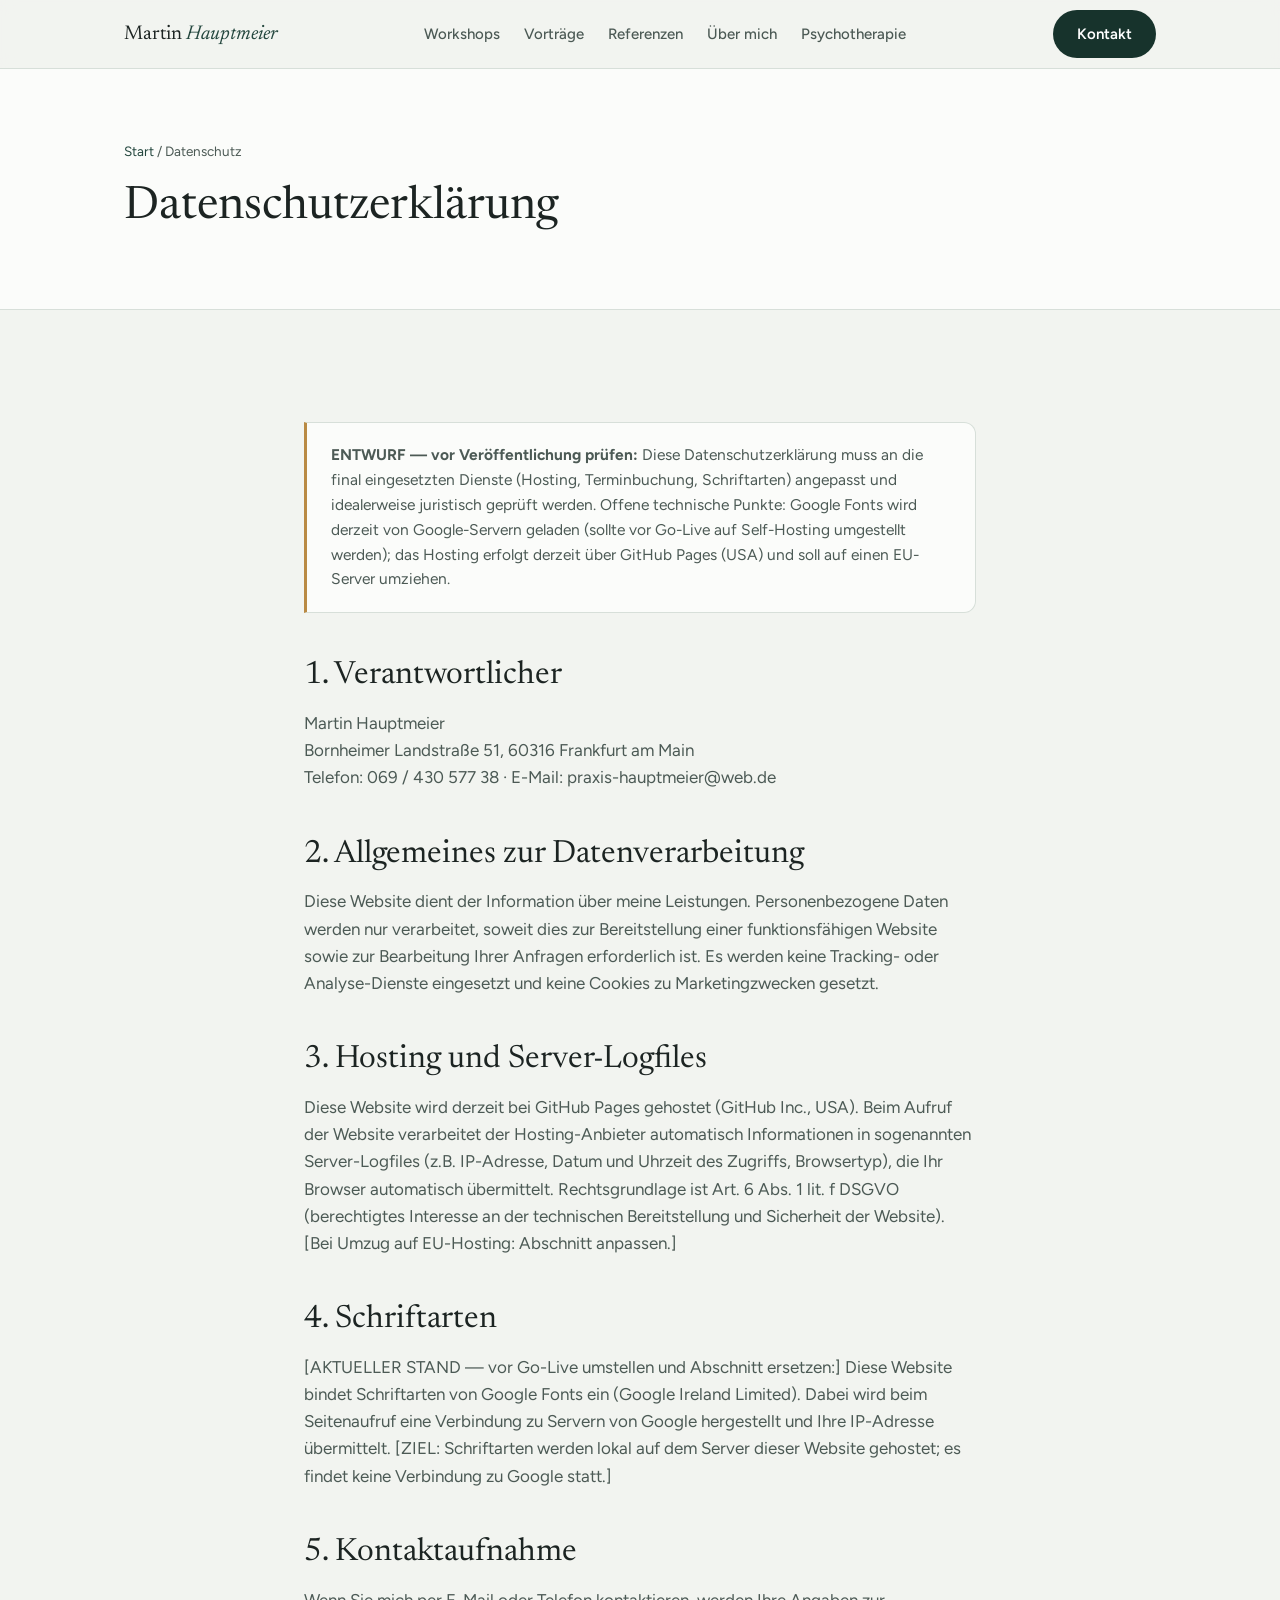
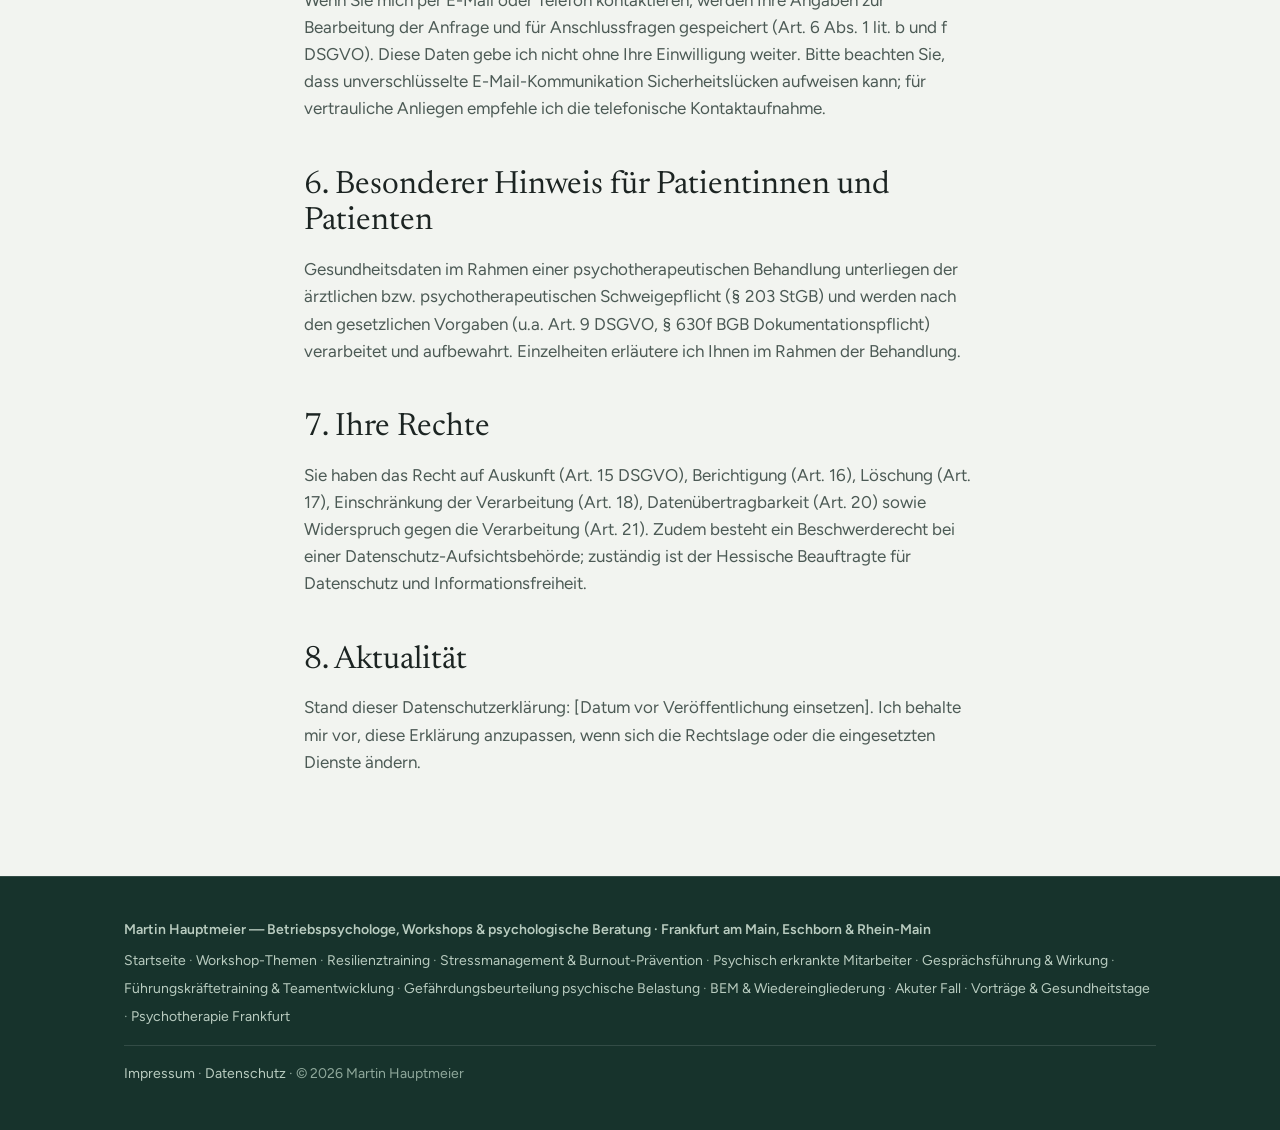
<file: datenschutz.html>
<!DOCTYPE html>
<html lang="de">
<head>
<meta charset="UTF-8">
<meta name="viewport" content="width=device-width, initial-scale=1.0">
<title>Datenschutzerklärung – Martin Hauptmeier</title>
<meta name="robots" content="noindex,follow">
<link rel="preconnect" href="https://fonts.googleapis.com">
<link rel="preconnect" href="https://fonts.gstatic.com" crossorigin>
<link href="https://fonts.googleapis.com/css2?family=Newsreader:ital,opsz,wght@0,6..72,300..600;1,6..72,300..600&family=Figtree:wght@400;500;600;700&display=swap" rel="stylesheet">
<link rel="stylesheet" href="styles.css">
<script src="site.js" defer></script>
</head>
<body>
<header>
  <div class="wrap nav">
    <a class="logo" href="index.html">Martin <span>Hauptmeier</span></a>
    <nav aria-label="Hauptnavigation">
      <ul>
        <li><a href="workshops-psychische-gesundheit-fuehrungskraefte.html">Workshops</a></li>
        <li><a href="vortrag-psychische-gesundheit-gesundheitstag.html">Vorträge</a></li>
        <li><a href="index.html#referenzen">Referenzen</a></li>
        <li><a href="index.html#ueber">Über mich</a></li>
        <li><a href="psychotherapie-frankfurt-nordend.html">Psychotherapie</a></li>
      </ul>
    </nav>
    <a class="btn" href="index.html#kontakt">Kontakt</a>
  </div>
</header>
<div class="sub-hero">
  <div class="wrap">
    <p class="crumb"><a href="index.html">Start</a> / Datenschutz</p>
    <h1>Datenschutzerklärung</h1>
  </div>
</div>
<section>
  <div class="wrap content">
    <div class="hinweis"><strong>ENTWURF — vor Veröffentlichung prüfen:</strong> Diese Datenschutzerklärung muss an die final eingesetzten Dienste (Hosting, Terminbuchung, Schriftarten) angepasst und idealerweise juristisch geprüft werden. Offene technische Punkte: Google Fonts wird derzeit von Google-Servern geladen (sollte vor Go-Live auf Self-Hosting umgestellt werden); das Hosting erfolgt derzeit über GitHub Pages (USA) und soll auf einen EU-Server umziehen.</div>
    <h2>1. Verantwortlicher</h2>
    <p>Martin Hauptmeier<br>Bornheimer Landstraße 51, 60316 Frankfurt am Main<br>Telefon: 069 / 430 577 38 · E-Mail: praxis-hauptmeier@web.de</p>
    <h2>2. Allgemeines zur Datenverarbeitung</h2>
    <p>Diese Website dient der Information über meine Leistungen. Personenbezogene Daten werden nur verarbeitet, soweit dies zur Bereitstellung einer funktionsfähigen Website sowie zur Bearbeitung Ihrer Anfragen erforderlich ist. Es werden keine Tracking- oder Analyse-Dienste eingesetzt und keine Cookies zu Marketingzwecken gesetzt.</p>
    <h2>3. Hosting und Server-Logfiles</h2>
    <p>Diese Website wird derzeit bei GitHub Pages gehostet (GitHub Inc., USA). Beim Aufruf der Website verarbeitet der Hosting-Anbieter automatisch Informationen in sogenannten Server-Logfiles (z.B. IP-Adresse, Datum und Uhrzeit des Zugriffs, Browsertyp), die Ihr Browser automatisch übermittelt. Rechtsgrundlage ist Art. 6 Abs. 1 lit. f DSGVO (berechtigtes Interesse an der technischen Bereitstellung und Sicherheit der Website). [Bei Umzug auf EU-Hosting: Abschnitt anpassen.]</p>
    <h2>4. Schriftarten</h2>
    <p>[AKTUELLER STAND — vor Go-Live umstellen und Abschnitt ersetzen:] Diese Website bindet Schriftarten von Google Fonts ein (Google Ireland Limited). Dabei wird beim Seitenaufruf eine Verbindung zu Servern von Google hergestellt und Ihre IP-Adresse übermittelt. [ZIEL: Schriftarten werden lokal auf dem Server dieser Website gehostet; es findet keine Verbindung zu Google statt.]</p>
    <h2>5. Kontaktaufnahme</h2>
    <p>Wenn Sie mich per E-Mail oder Telefon kontaktieren, werden Ihre Angaben zur Bearbeitung der Anfrage und für Anschlussfragen gespeichert (Art. 6 Abs. 1 lit. b und f DSGVO). Diese Daten gebe ich nicht ohne Ihre Einwilligung weiter. Bitte beachten Sie, dass unverschlüsselte E-Mail-Kommunikation Sicherheitslücken aufweisen kann; für vertrauliche Anliegen empfehle ich die telefonische Kontaktaufnahme.</p>
    <h2>6. Besonderer Hinweis für Patientinnen und Patienten</h2>
    <p>Gesundheitsdaten im Rahmen einer psychotherapeutischen Behandlung unterliegen der ärztlichen bzw. psychotherapeutischen Schweigepflicht (§ 203 StGB) und werden nach den gesetzlichen Vorgaben (u.a. Art. 9 DSGVO, § 630f BGB Dokumentationspflicht) verarbeitet und aufbewahrt. Einzelheiten erläutere ich Ihnen im Rahmen der Behandlung.</p>
    <h2>7. Ihre Rechte</h2>
    <p>Sie haben das Recht auf Auskunft (Art. 15 DSGVO), Berichtigung (Art. 16), Löschung (Art. 17), Einschränkung der Verarbeitung (Art. 18), Datenübertragbarkeit (Art. 20) sowie Widerspruch gegen die Verarbeitung (Art. 21). Zudem besteht ein Beschwerderecht bei einer Datenschutz-Aufsichtsbehörde; zuständig ist der Hessische Beauftragte für Datenschutz und Informationsfreiheit.</p>
    <h2>8. Aktualität</h2>
    <p>Stand dieser Datenschutzerklärung: [Datum vor Veröffentlichung einsetzen]. Ich behalte mir vor, diese Erklärung anzupassen, wenn sich die Rechtslage oder die eingesetzten Dienste ändern.</p>
  </div>
</section>
<footer>
  <div class="wrap">
    <p class="f-brand">Martin Hauptmeier — Betriebspsychologe, Workshops & psychologische Beratung · Frankfurt am Main, Eschborn & Rhein-Main</p>
    <p class="f-links"><a href="index.html">Startseite</a> · <a href="workshops-psychische-gesundheit-fuehrungskraefte.html">Workshop-Themen</a> · <a href="resilienztraining-unternehmen-frankfurt.html">Resilienztraining</a> · <a href="stressmanagement-seminar-frankfurt.html">Stressmanagement & Burnout-Prävention</a> · <a href="workshop-psychisch-erkrankte-mitarbeiter-frankfurt.html">Psychisch erkrankte Mitarbeiter</a> · <a href="gespraechsfuehrung-training-fuehrungskraefte.html">Gesprächsführung & Wirkung</a> · <a href="bem-wiedereingliederung-frankfurt.html">BEM & Wiedereingliederung</a> · <a href="akutberatung-psychische-erkrankung-arbeitsplatz.html">Akuter Fall</a> · <a href="vortrag-psychische-gesundheit-gesundheitstag.html">Vorträge & Gesundheitstage</a> · <a href="psychotherapie-frankfurt-nordend.html">Psychotherapie Frankfurt</a></p>
    <p class="f-links f-legal"><a href="impressum.html">Impressum</a> · <a href="datenschutz.html">Datenschutz</a> · © 2026 Martin Hauptmeier</p>
  </div>
</footer>
</body>
</html>
</file>
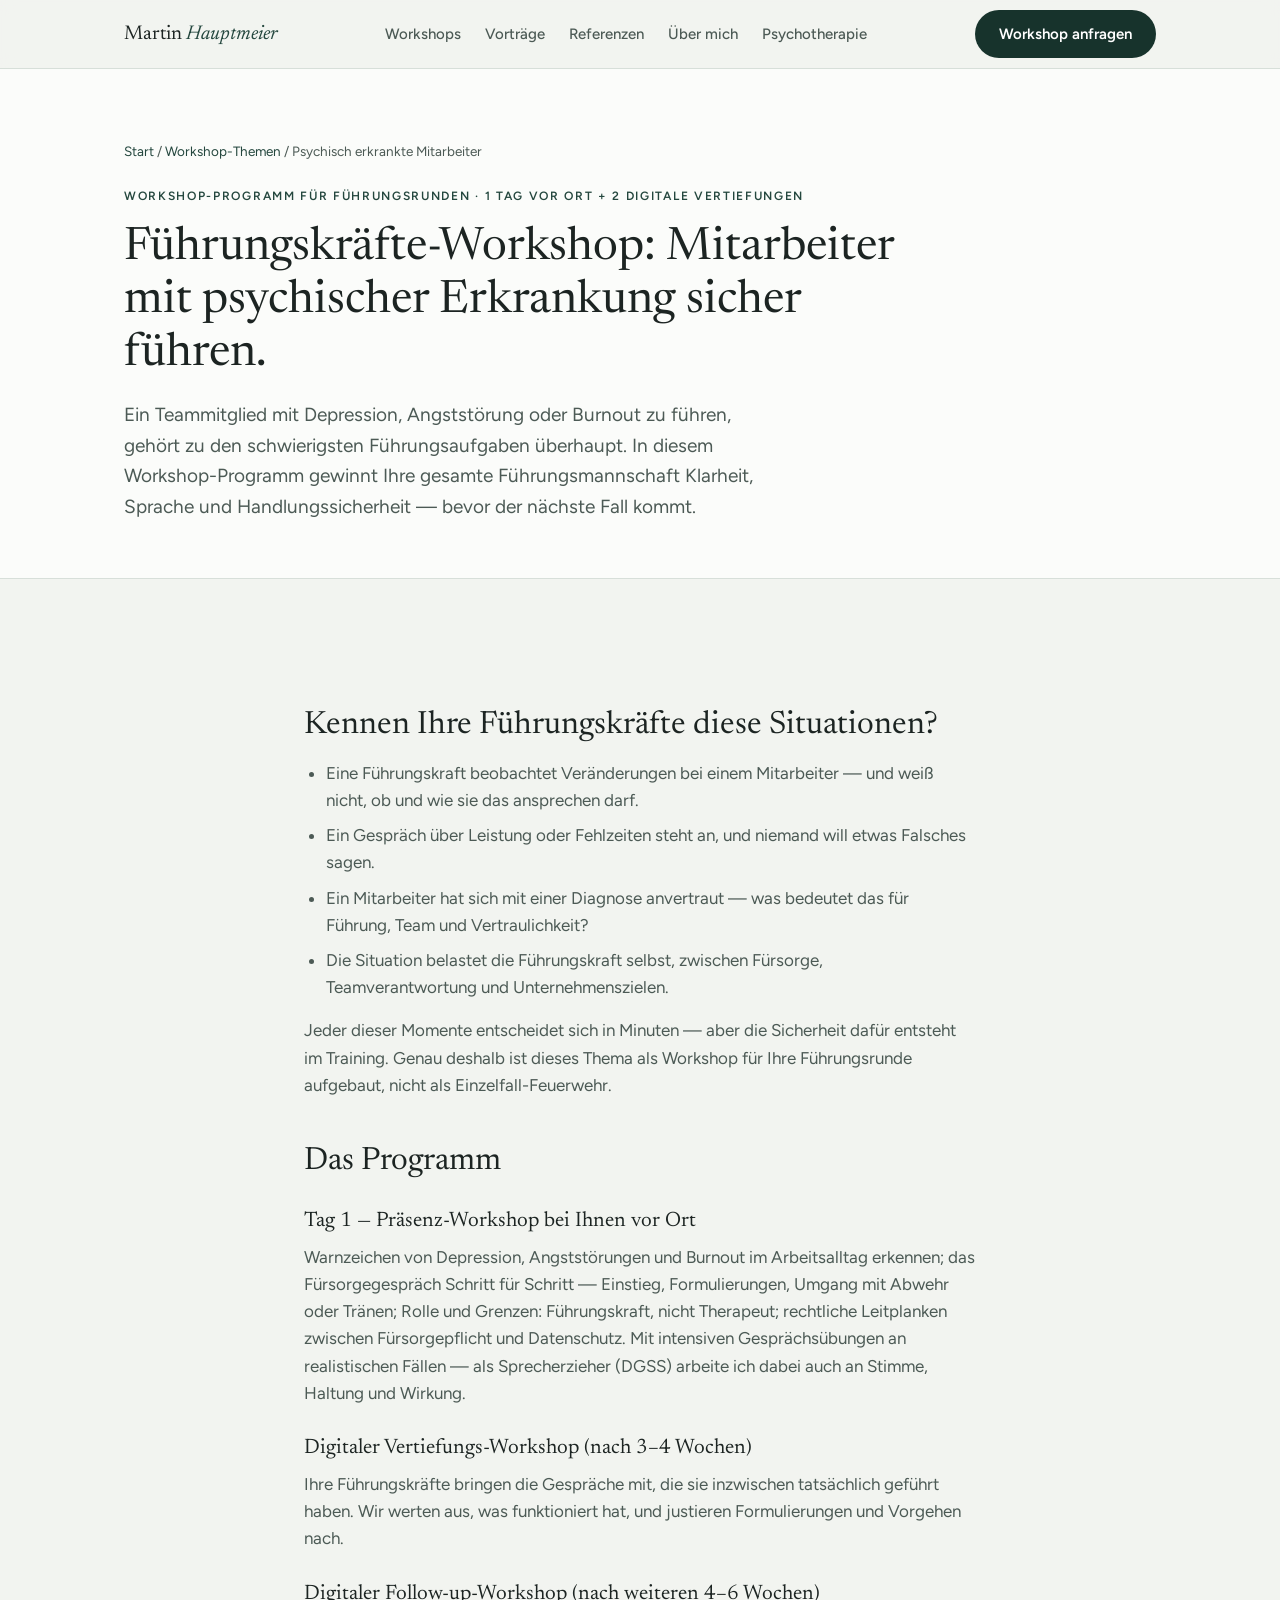
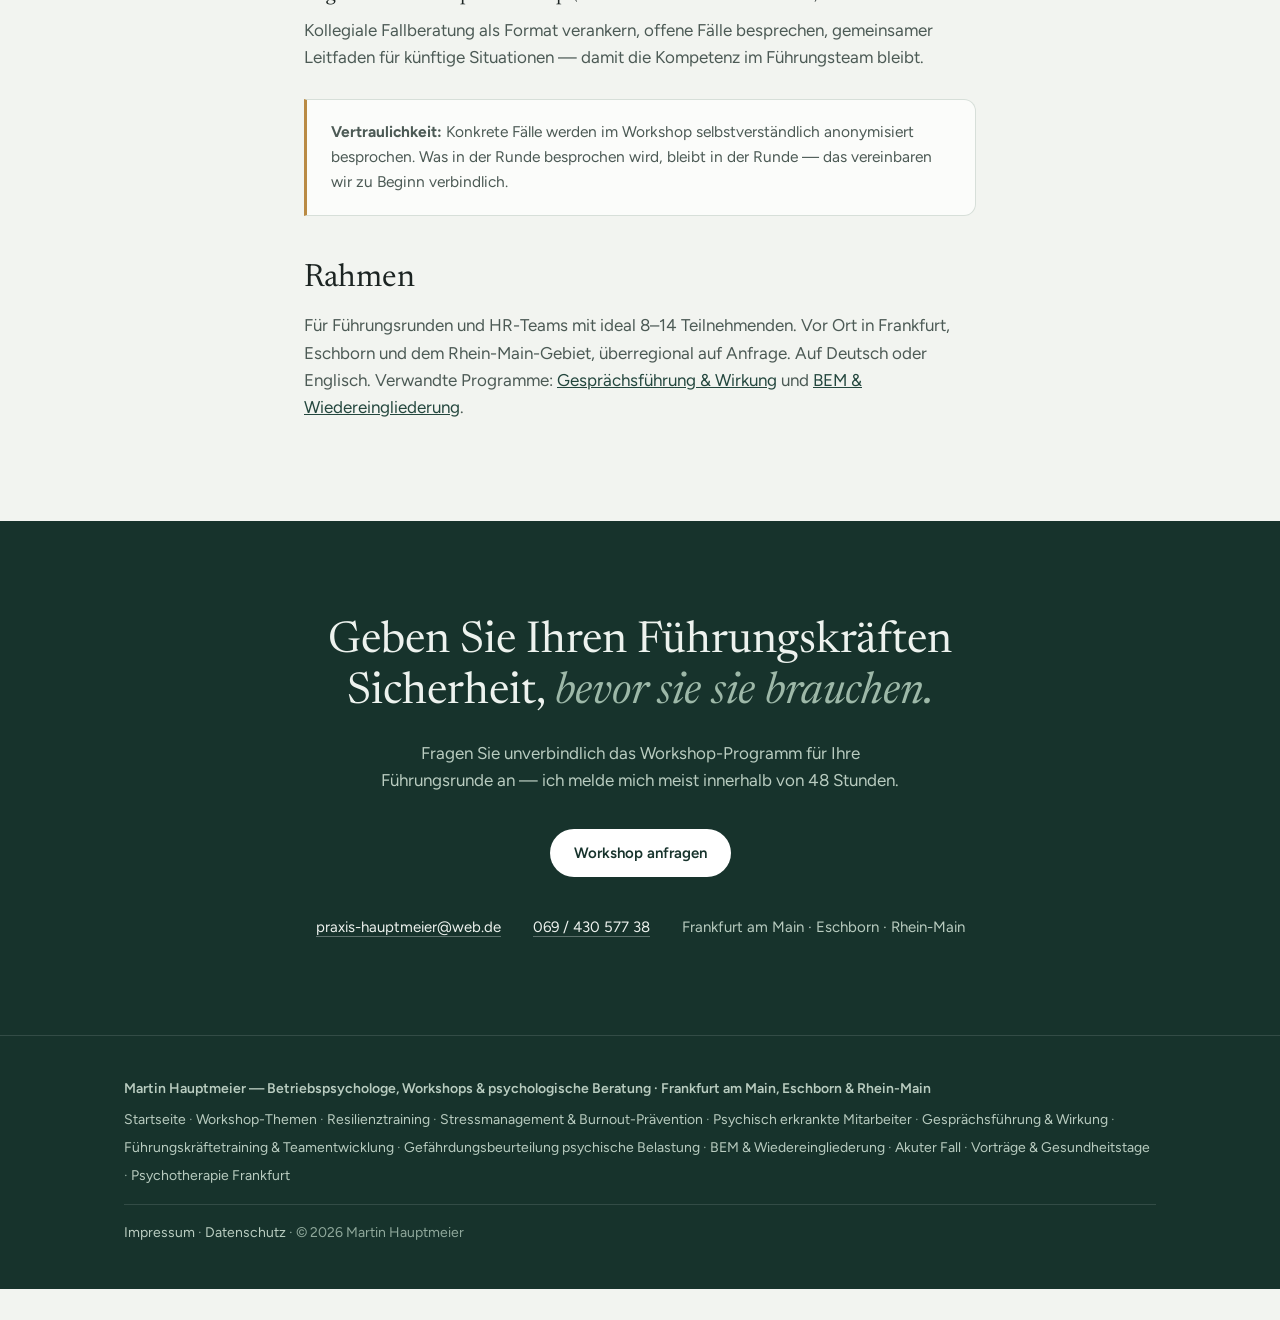
<file: fuehrungskraefte-coaching-frankfurt.html>
<!DOCTYPE html>
<html lang="de">
<head>
<meta charset="UTF-8">
<meta http-equiv="refresh" content="0; url=workshop-psychisch-erkrankte-mitarbeiter-frankfurt.html">
<link rel="canonical" href="https://bfroos.github.io/martin-hauptmeier-website/workshop-psychisch-erkrankte-mitarbeiter-frankfurt.html">
<meta name="robots" content="noindex">
<title>Seite umgezogen – Martin Hauptmeier</title>
</head>
<body>
<p>Diese Seite ist umgezogen: <a href="workshop-psychisch-erkrankte-mitarbeiter-frankfurt.html">Zum Führungskräfte-Workshop „Psychisch erkrankte Mitarbeiter"</a></p>
</body>
</html>
</file>
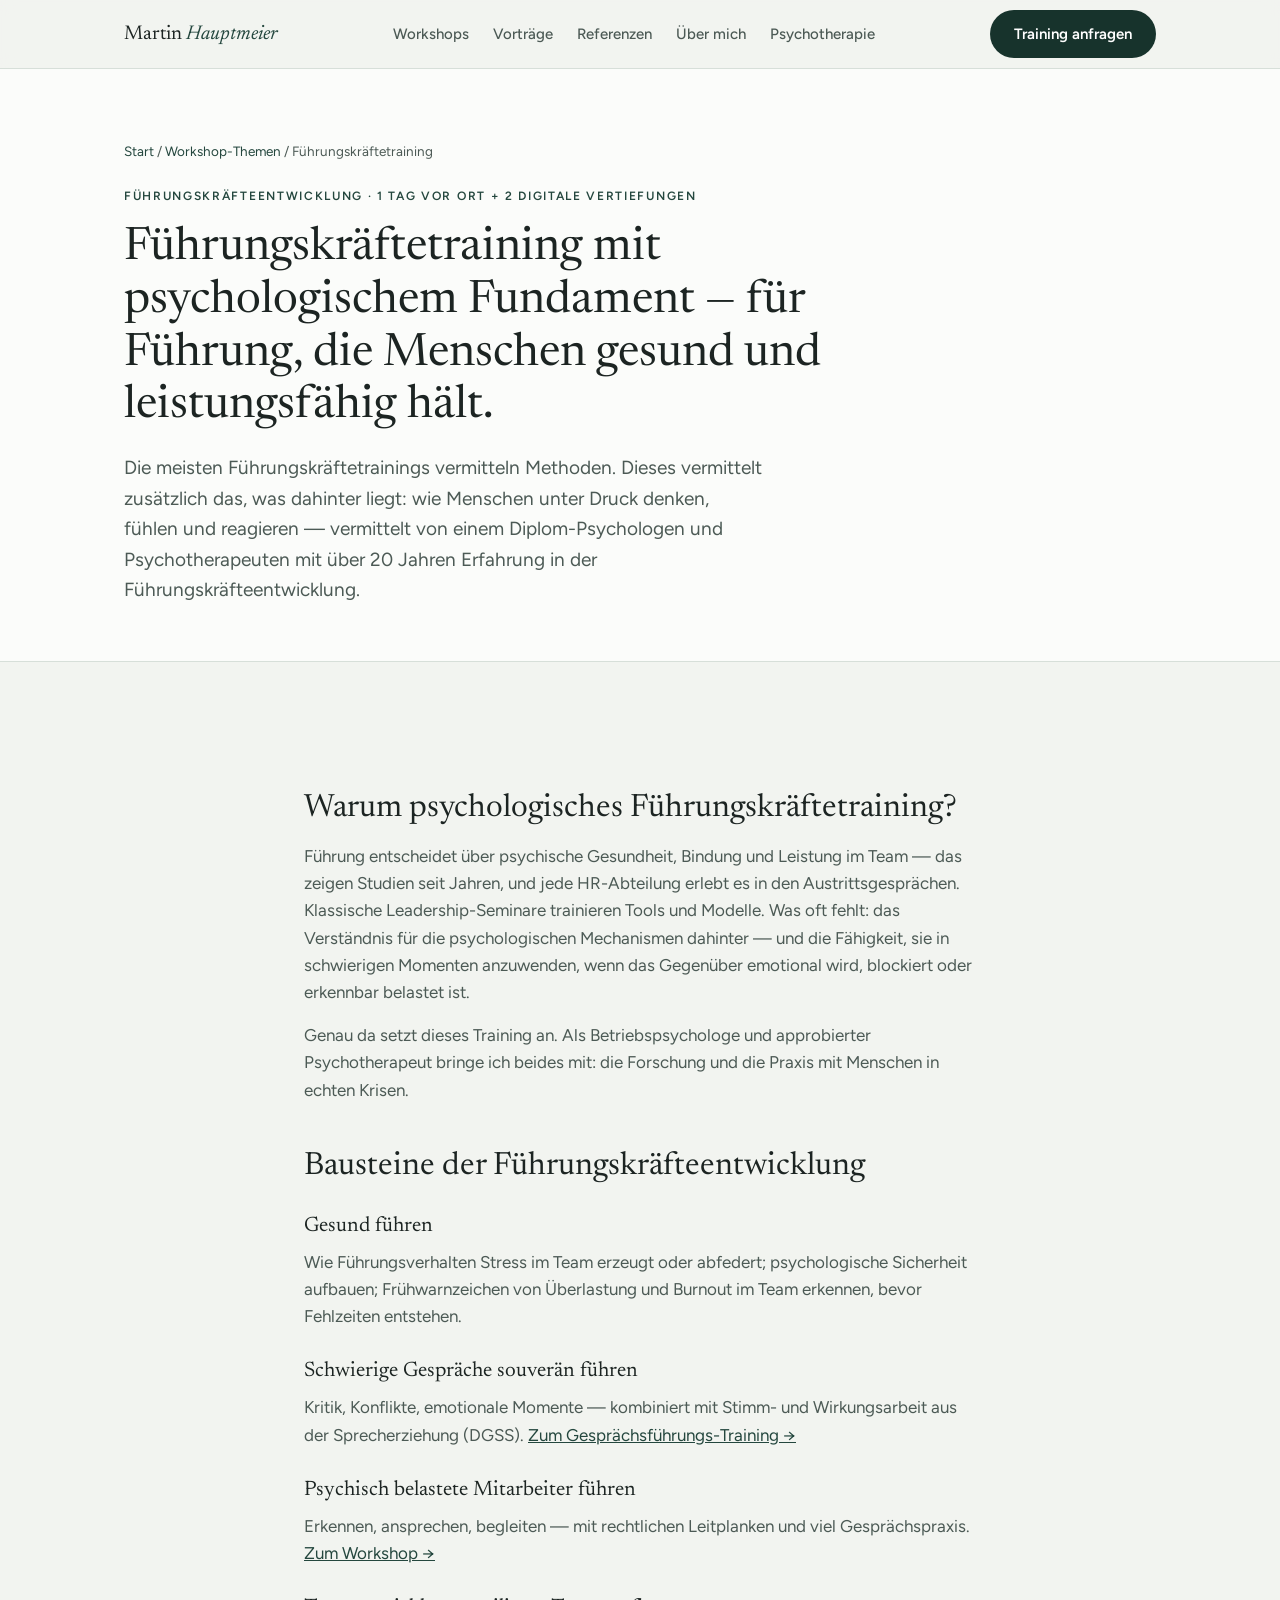
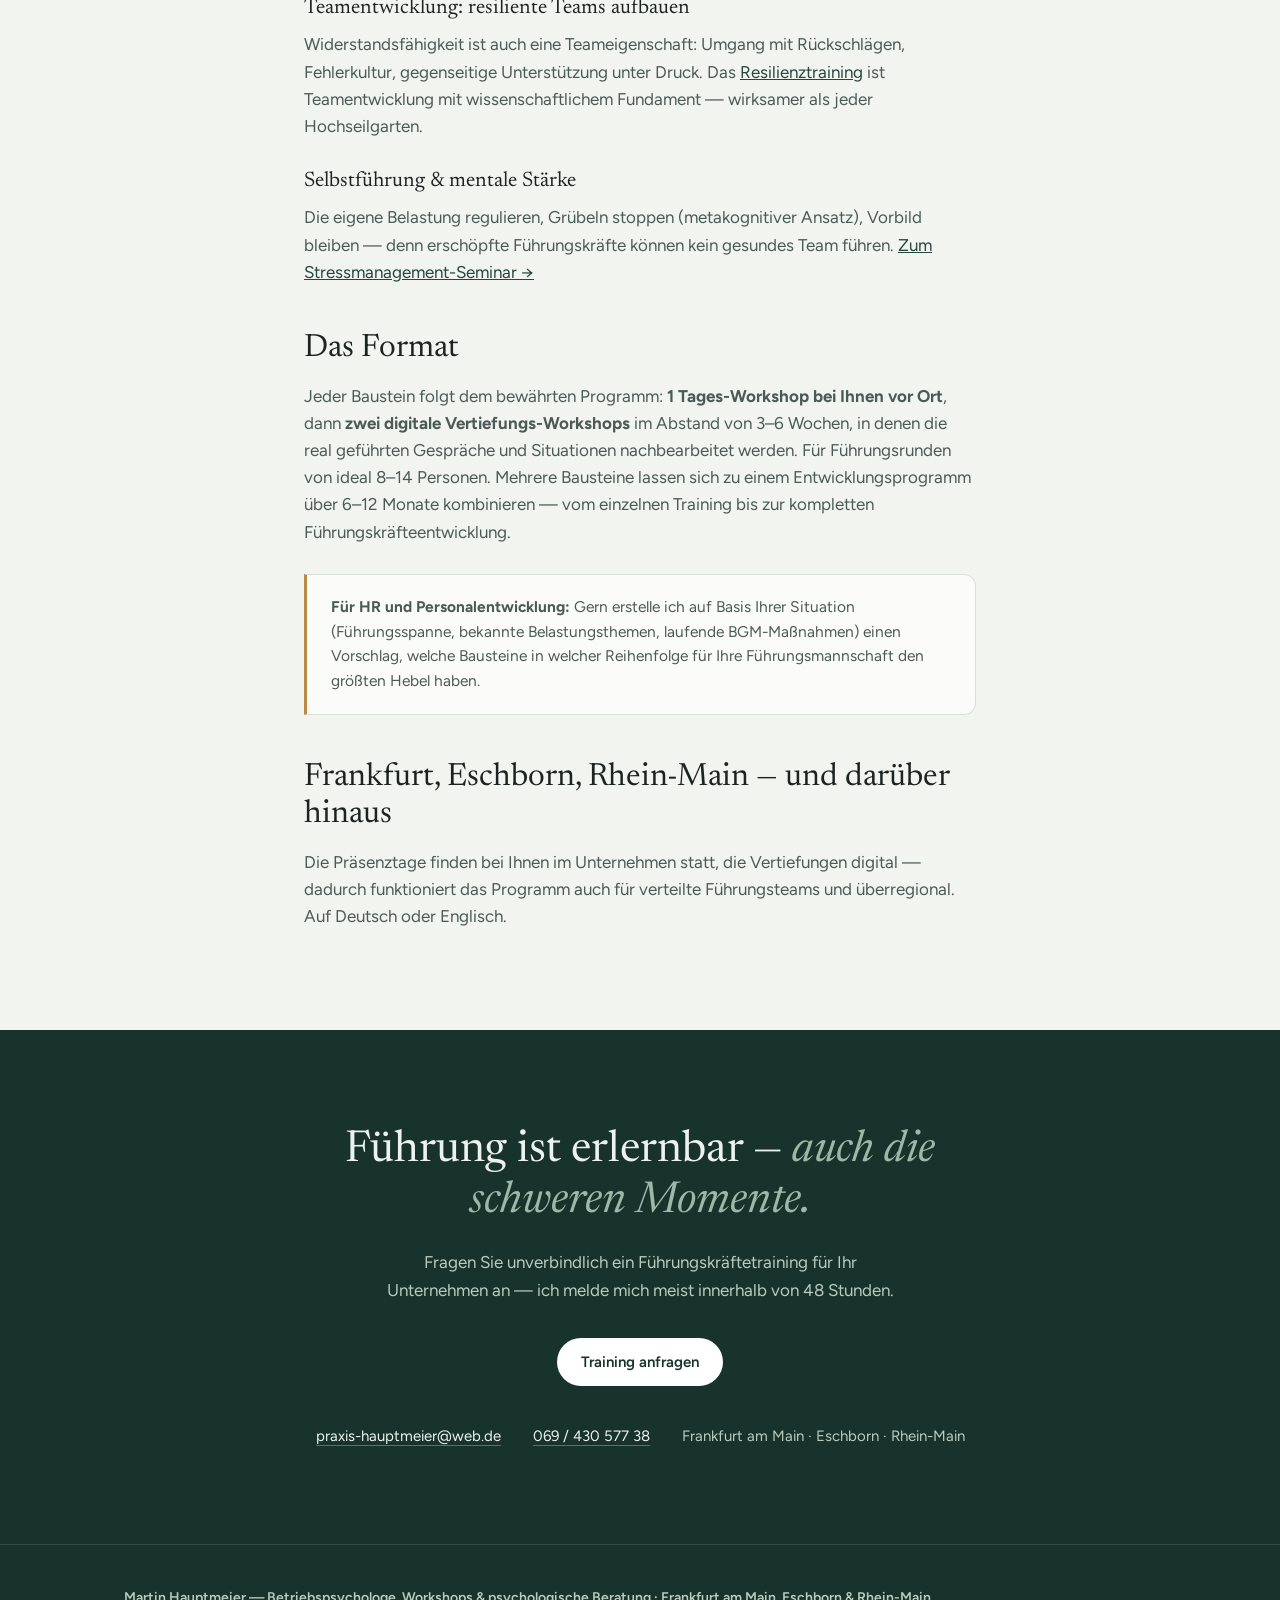
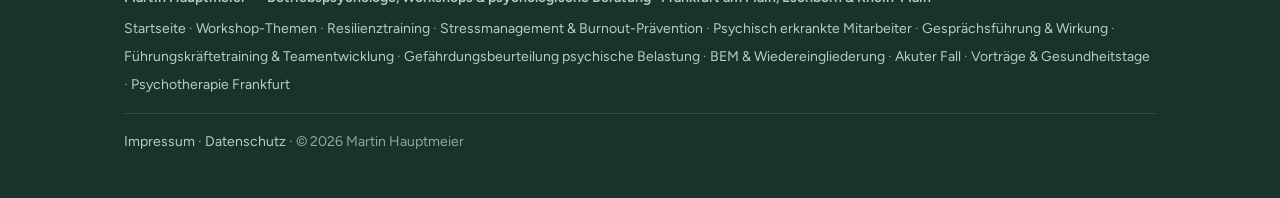
<file: fuehrungskraeftetraining-frankfurt.html>
<!DOCTYPE html>
<html lang="de">
<head>
<meta charset="UTF-8">
<meta name="viewport" content="width=device-width, initial-scale=1.0">
<title>Führungskräftetraining Frankfurt: Psychologisch fundierte Führungskräfteentwicklung & Teamentwicklung – Martin Hauptmeier</title>
<meta name="description" content="Führungskräftetraining und Teamentwicklung mit psychologischem Fundament: gesund führen, schwierige Gespräche meistern, resiliente Teams entwickeln. Vom Diplom-Psychologen in Frankfurt, Eschborn & Rhein-Main.">
<link rel="preconnect" href="https://fonts.googleapis.com">
<link rel="preconnect" href="https://fonts.gstatic.com" crossorigin>
<link href="https://fonts.googleapis.com/css2?family=Newsreader:ital,opsz,wght@0,6..72,300..600;1,6..72,300..600&family=Figtree:wght@400;500;600;700&display=swap" rel="stylesheet">
<link rel="stylesheet" href="styles.css">
<script src="site.js" defer></script>
</head>
<body>
<header>
  <div class="wrap nav">
    <a class="logo" href="index.html">Martin <span>Hauptmeier</span></a>
    <nav aria-label="Hauptnavigation">
      <ul>
        <li><a href="workshops-psychische-gesundheit-fuehrungskraefte.html">Workshops</a></li>
        <li><a href="vortrag-psychische-gesundheit-gesundheitstag.html">Vorträge</a></li>
        <li><a href="index.html#referenzen">Referenzen</a></li>
        <li><a href="index.html#ueber">Über mich</a></li>
        <li><a href="psychotherapie-frankfurt-nordend.html">Psychotherapie</a></li>
      </ul>
    </nav>
    <a class="btn" href="#kontakt">Training anfragen</a>
  </div>
</header>
<div class="sub-hero">
  <div class="wrap">
    <p class="crumb"><a href="index.html">Start</a> / <a href="workshops-psychische-gesundheit-fuehrungskraefte.html">Workshop-Themen</a> / Führungskräftetraining</p>
    <span class="eyebrow">Führungskräfteentwicklung · 1 Tag vor Ort + 2 digitale Vertiefungen</span>
    <h1>Führungskräftetraining mit psychologischem Fundament — für Führung, die Menschen gesund und leistungsfähig hält.</h1>
    <p class="lead">Die meisten Führungskräftetrainings vermitteln Methoden. Dieses vermittelt zusätzlich das, was dahinter liegt: wie Menschen unter Druck denken, fühlen und reagieren — vermittelt von einem Diplom-Psychologen und Psychotherapeuten mit über 20 Jahren Erfahrung in der Führungskräfteentwicklung.</p>
  </div>
</div>
<section>
  <div class="wrap content">
    <h2>Warum psychologisches Führungskräftetraining?</h2>
    <p>Führung entscheidet über psychische Gesundheit, Bindung und Leistung im Team — das zeigen Studien seit Jahren, und jede HR-Abteilung erlebt es in den Austrittsgesprächen. Klassische Leadership-Seminare trainieren Tools und Modelle. Was oft fehlt: das Verständnis für die psychologischen Mechanismen dahinter — und die Fähigkeit, sie in schwierigen Momenten anzuwenden, wenn das Gegenüber emotional wird, blockiert oder erkennbar belastet ist.</p>
    <p>Genau da setzt dieses Training an. Als Betriebspsychologe und approbierter Psychotherapeut bringe ich beides mit: die Forschung und die Praxis mit Menschen in echten Krisen.</p>

    <h2>Bausteine der Führungskräfteentwicklung</h2>
    <h3>Gesund führen</h3>
    <p>Wie Führungsverhalten Stress im Team erzeugt oder abfedert; psychologische Sicherheit aufbauen; Frühwarnzeichen von Überlastung und Burnout im Team erkennen, bevor Fehlzeiten entstehen.</p>
    <h3>Schwierige Gespräche souverän führen</h3>
    <p>Kritik, Konflikte, emotionale Momente — kombiniert mit Stimm- und Wirkungsarbeit aus der Sprecherziehung (DGSS). <a href="gespraechsfuehrung-training-fuehrungskraefte.html">Zum Gesprächsführungs-Training →</a></p>
    <h3>Psychisch belastete Mitarbeiter führen</h3>
    <p>Erkennen, ansprechen, begleiten — mit rechtlichen Leitplanken und viel Gesprächspraxis. <a href="workshop-psychisch-erkrankte-mitarbeiter-frankfurt.html">Zum Workshop →</a></p>
    <h3>Teamentwicklung: resiliente Teams aufbauen</h3>
    <p>Widerstandsfähigkeit ist auch eine Teameigenschaft: Umgang mit Rückschlägen, Fehlerkultur, gegenseitige Unterstützung unter Druck. Das <a href="resilienztraining-unternehmen-frankfurt.html">Resilienztraining</a> ist Teamentwicklung mit wissenschaftlichem Fundament — wirksamer als jeder Hochseilgarten.</p>
    <h3>Selbstführung & mentale Stärke</h3>
    <p>Die eigene Belastung regulieren, Grübeln stoppen (metakognitiver Ansatz), Vorbild bleiben — denn erschöpfte Führungskräfte können kein gesundes Team führen. <a href="stressmanagement-seminar-frankfurt.html">Zum Stressmanagement-Seminar →</a></p>

    <h2>Das Format</h2>
    <p>Jeder Baustein folgt dem bewährten Programm: <strong>1 Tages-Workshop bei Ihnen vor Ort</strong>, dann <strong>zwei digitale Vertiefungs-Workshops</strong> im Abstand von 3–6 Wochen, in denen die real geführten Gespräche und Situationen nachbearbeitet werden. Für Führungsrunden von ideal 8–14 Personen. Mehrere Bausteine lassen sich zu einem Entwicklungsprogramm über 6–12 Monate kombinieren — vom einzelnen Training bis zur kompletten Führungskräfteentwicklung.</p>
    <div class="hinweis"><strong>Für HR und Personalentwicklung:</strong> Gern erstelle ich auf Basis Ihrer Situation (Führungsspanne, bekannte Belastungsthemen, laufende BGM-Maßnahmen) einen Vorschlag, welche Bausteine in welcher Reihenfolge für Ihre Führungsmannschaft den größten Hebel haben.</div>

    <h2>Frankfurt, Eschborn, Rhein-Main — und darüber hinaus</h2>
    <p>Die Präsenztage finden bei Ihnen im Unternehmen statt, die Vertiefungen digital — dadurch funktioniert das Programm auch für verteilte Führungsteams und überregional. Auf Deutsch oder Englisch.</p>
  </div>
</section>
<section class="kontakt" id="kontakt">
  <div class="wrap">
    <h2>Führung ist erlernbar — <em>auch die schweren Momente.</em></h2>
    <p>Fragen Sie unverbindlich ein Führungskräftetraining für Ihr Unternehmen an — ich melde mich meist innerhalb von 48 Stunden.</p>
    <a class="btn" href="mailto:praxis-hauptmeier@web.de">Training anfragen</a>
    <div class="info">
      <span><a href="mailto:praxis-hauptmeier@web.de">praxis-hauptmeier@web.de</a></span>
      <span><a href="tel:+496943057738">069 / 430 577 38</a></span>
      <span>Frankfurt am Main · Eschborn · Rhein-Main</span>
    </div>
  </div>
</section>
<footer>
  <div class="wrap">
    <p class="f-brand">Martin Hauptmeier — Betriebspsychologe, Workshops & psychologische Beratung · Frankfurt am Main, Eschborn & Rhein-Main</p>
    <p class="f-links"><a href="index.html">Startseite</a> · <a href="workshops-psychische-gesundheit-fuehrungskraefte.html">Workshop-Themen</a> · <a href="impressum.html">Impressum</a> · <a href="datenschutz.html">Datenschutz</a></p>
  </div>
</footer>
</body>
</html>
</file>
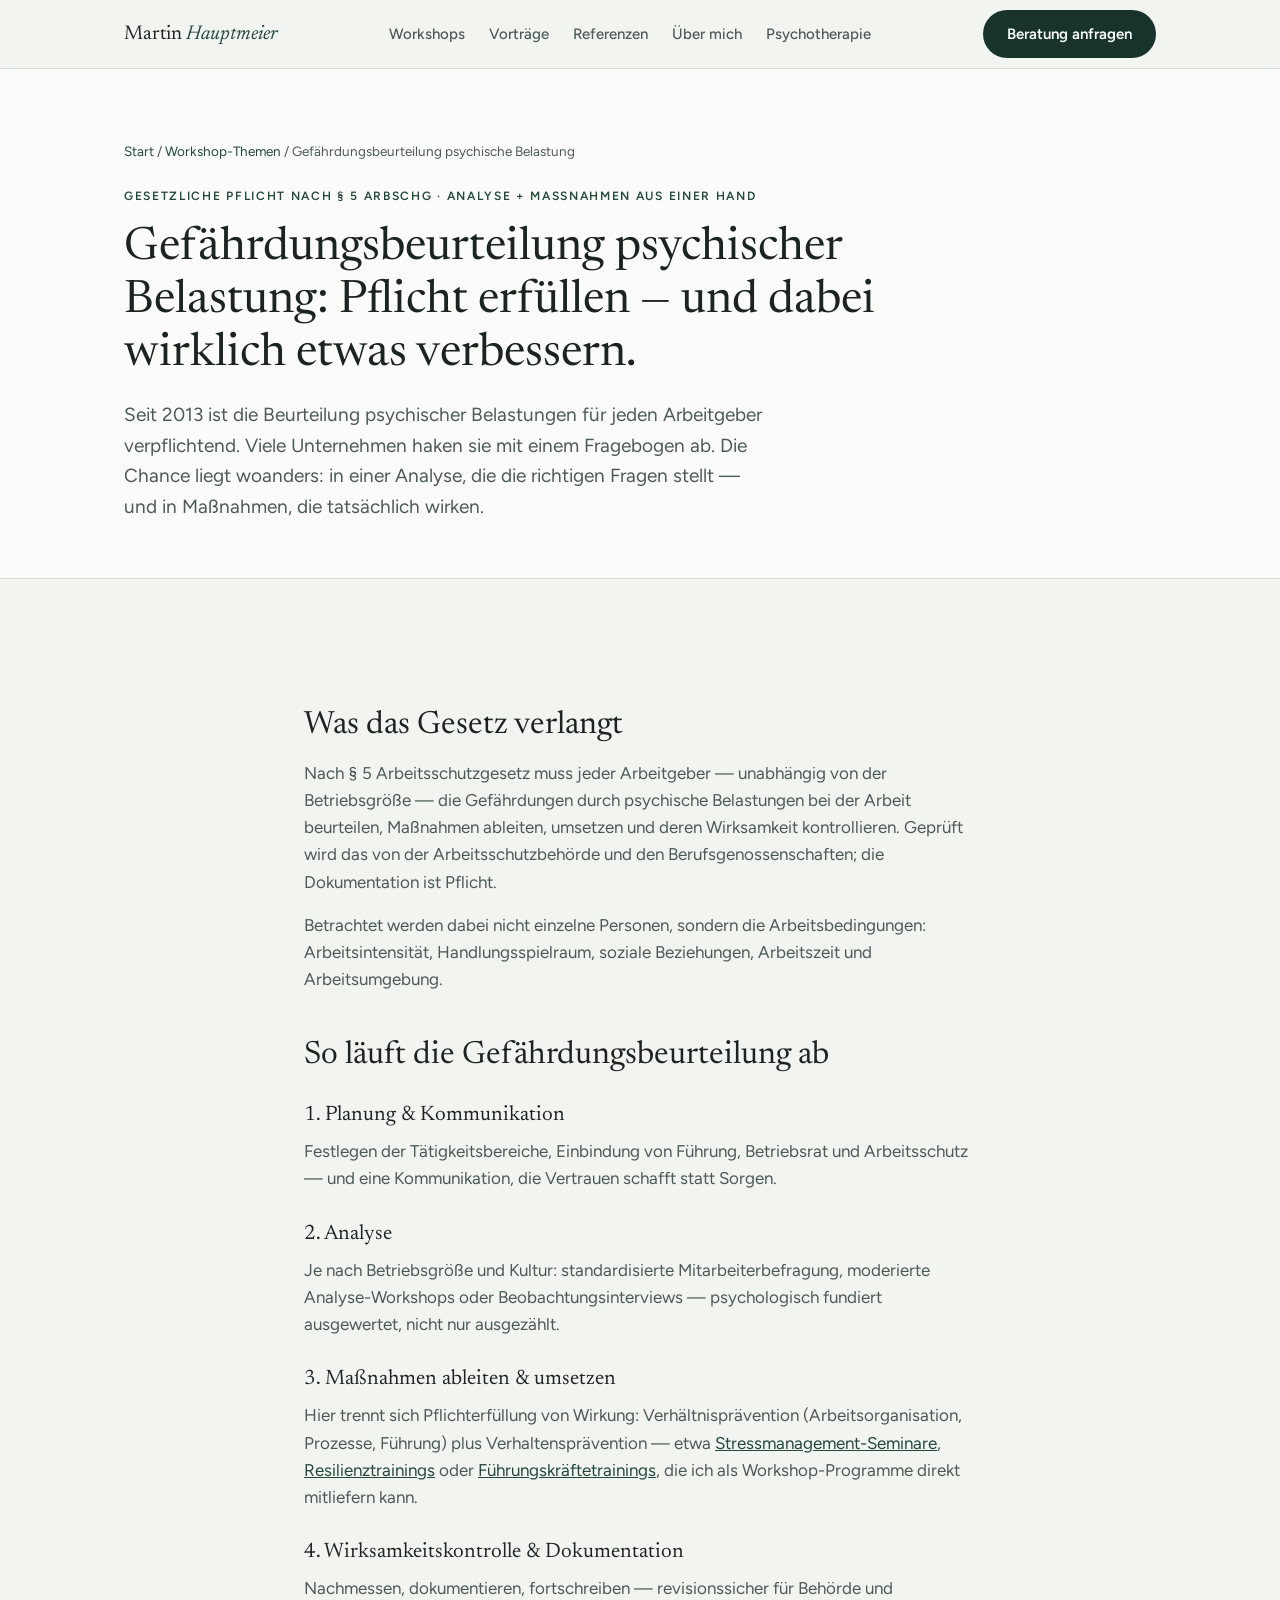
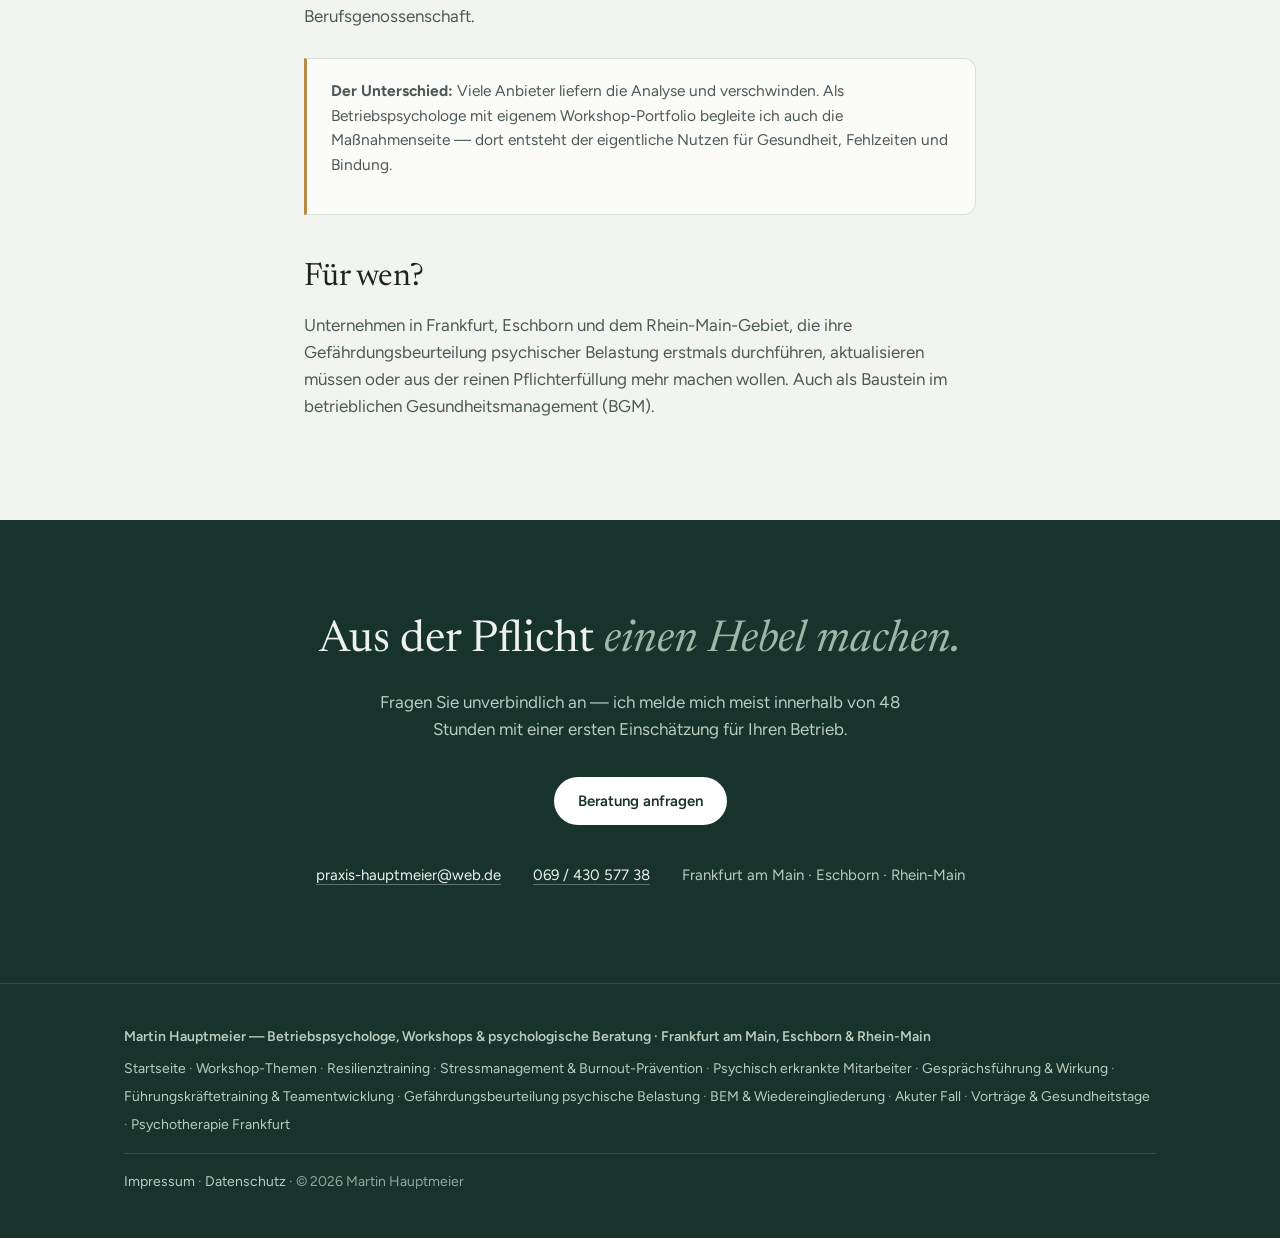
<file: gefaehrdungsbeurteilung-psychische-belastung.html>
<!DOCTYPE html>
<html lang="de">
<head>
<meta charset="UTF-8">
<meta name="viewport" content="width=device-width, initial-scale=1.0">
<title>Gefährdungsbeurteilung psychische Belastung: Durchführung & Maßnahmen | Frankfurt – Martin Hauptmeier</title>
<meta name="description" content="Gefährdungsbeurteilung psychischer Belastung nach § 5 ArbSchG: psychologisch fundiert durchführen und mit wirksamen Maßnahmen verbinden — vom Diplom-Psychologen. Frankfurt, Eschborn & Rhein-Main.">
<link rel="preconnect" href="https://fonts.googleapis.com">
<link rel="preconnect" href="https://fonts.gstatic.com" crossorigin>
<link href="https://fonts.googleapis.com/css2?family=Newsreader:ital,opsz,wght@0,6..72,300..600;1,6..72,300..600&family=Figtree:wght@400;500;600;700&display=swap" rel="stylesheet">
<link rel="stylesheet" href="styles.css">
<script src="site.js" defer></script>
<!-- HINWEIS INTERN: Angebot & Vorgehensweise vor Go-Live von Martin freigeben lassen — ggf. Seite streichen, falls er Gefährdungsbeurteilungen nicht selbst durchführt. -->
</head>
<body>
<header>
  <div class="wrap nav">
    <a class="logo" href="index.html">Martin <span>Hauptmeier</span></a>
    <nav aria-label="Hauptnavigation">
      <ul>
        <li><a href="workshops-psychische-gesundheit-fuehrungskraefte.html">Workshops</a></li>
        <li><a href="vortrag-psychische-gesundheit-gesundheitstag.html">Vorträge</a></li>
        <li><a href="index.html#referenzen">Referenzen</a></li>
        <li><a href="index.html#ueber">Über mich</a></li>
        <li><a href="psychotherapie-frankfurt-nordend.html">Psychotherapie</a></li>
      </ul>
    </nav>
    <a class="btn" href="#kontakt">Beratung anfragen</a>
  </div>
</header>
<div class="sub-hero">
  <div class="wrap">
    <p class="crumb"><a href="index.html">Start</a> / <a href="workshops-psychische-gesundheit-fuehrungskraefte.html">Workshop-Themen</a> / Gefährdungsbeurteilung psychische Belastung</p>
    <span class="eyebrow">Gesetzliche Pflicht nach § 5 ArbSchG · Analyse + Maßnahmen aus einer Hand</span>
    <h1>Gefährdungsbeurteilung psychischer Belastung: Pflicht erfüllen — und dabei wirklich etwas verbessern.</h1>
    <p class="lead">Seit 2013 ist die Beurteilung psychischer Belastungen für jeden Arbeitgeber verpflichtend. Viele Unternehmen haken sie mit einem Fragebogen ab. Die Chance liegt woanders: in einer Analyse, die die richtigen Fragen stellt — und in Maßnahmen, die tatsächlich wirken.</p>
  </div>
</div>
<section>
  <div class="wrap content">
    <h2>Was das Gesetz verlangt</h2>
    <p>Nach § 5 Arbeitsschutzgesetz muss jeder Arbeitgeber — unabhängig von der Betriebsgröße — die Gefährdungen durch psychische Belastungen bei der Arbeit beurteilen, Maßnahmen ableiten, umsetzen und deren Wirksamkeit kontrollieren. Geprüft wird das von der Arbeitsschutzbehörde und den Berufsgenossenschaften; die Dokumentation ist Pflicht.</p>
    <p>Betrachtet werden dabei nicht einzelne Personen, sondern die Arbeitsbedingungen: Arbeitsintensität, Handlungsspielraum, soziale Beziehungen, Arbeitszeit und Arbeitsumgebung.</p>
    <h2>So läuft die Gefährdungsbeurteilung ab</h2>
    <h3>1. Planung & Kommunikation</h3>
    <p>Festlegen der Tätigkeitsbereiche, Einbindung von Führung, Betriebsrat und Arbeitsschutz — und eine Kommunikation, die Vertrauen schafft statt Sorgen.</p>
    <h3>2. Analyse</h3>
    <p>Je nach Betriebsgröße und Kultur: standardisierte Mitarbeiterbefragung, moderierte Analyse-Workshops oder Beobachtungsinterviews — psychologisch fundiert ausgewertet, nicht nur ausgezählt.</p>
    <h3>3. Maßnahmen ableiten & umsetzen</h3>
    <p>Hier trennt sich Pflichterfüllung von Wirkung: Verhältnisprävention (Arbeitsorganisation, Prozesse, Führung) plus Verhaltensprävention — etwa <a href="stressmanagement-seminar-frankfurt.html">Stressmanagement-Seminare</a>, <a href="resilienztraining-unternehmen-frankfurt.html">Resilienztrainings</a> oder <a href="fuehrungskraeftetraining-frankfurt.html">Führungskräftetrainings</a>, die ich als Workshop-Programme direkt mitliefern kann.</p>
    <h3>4. Wirksamkeitskontrolle & Dokumentation</h3>
    <p>Nachmessen, dokumentieren, fortschreiben — revisionssicher für Behörde und Berufsgenossenschaft.</p>
    <div class="hinweis"><strong>Der Unterschied:</strong> Viele Anbieter liefern die Analyse und verschwinden. Als Betriebspsychologe mit eigenem Workshop-Portfolio begleite ich auch die Maßnahmenseite — dort entsteht der eigentliche Nutzen für Gesundheit, Fehlzeiten und Bindung.</p></div>
    <h2>Für wen?</h2>
    <p>Unternehmen in Frankfurt, Eschborn und dem Rhein-Main-Gebiet, die ihre Gefährdungsbeurteilung psychischer Belastung erstmals durchführen, aktualisieren müssen oder aus der reinen Pflichterfüllung mehr machen wollen. Auch als Baustein im betrieblichen Gesundheitsmanagement (BGM).</p>
  </div>
</section>
<section class="kontakt" id="kontakt">
  <div class="wrap">
    <h2>Aus der Pflicht <em>einen Hebel machen.</em></h2>
    <p>Fragen Sie unverbindlich an — ich melde mich meist innerhalb von 48 Stunden mit einer ersten Einschätzung für Ihren Betrieb.</p>
    <a class="btn" href="mailto:praxis-hauptmeier@web.de">Beratung anfragen</a>
    <div class="info">
      <span><a href="mailto:praxis-hauptmeier@web.de">praxis-hauptmeier@web.de</a></span>
      <span><a href="tel:+496943057738">069 / 430 577 38</a></span>
      <span>Frankfurt am Main · Eschborn · Rhein-Main</span>
    </div>
  </div>
</section>
<footer>
  <div class="wrap">
    <p class="f-brand">Martin Hauptmeier — Betriebspsychologe, Workshops & psychologische Beratung · Frankfurt am Main, Eschborn & Rhein-Main</p>
    <p class="f-links"><a href="index.html">Startseite</a> · <a href="workshops-psychische-gesundheit-fuehrungskraefte.html">Workshop-Themen</a> · <a href="impressum.html">Impressum</a> · <a href="datenschutz.html">Datenschutz</a></p>
  </div>
</footer>
</body>
</html>
</file>
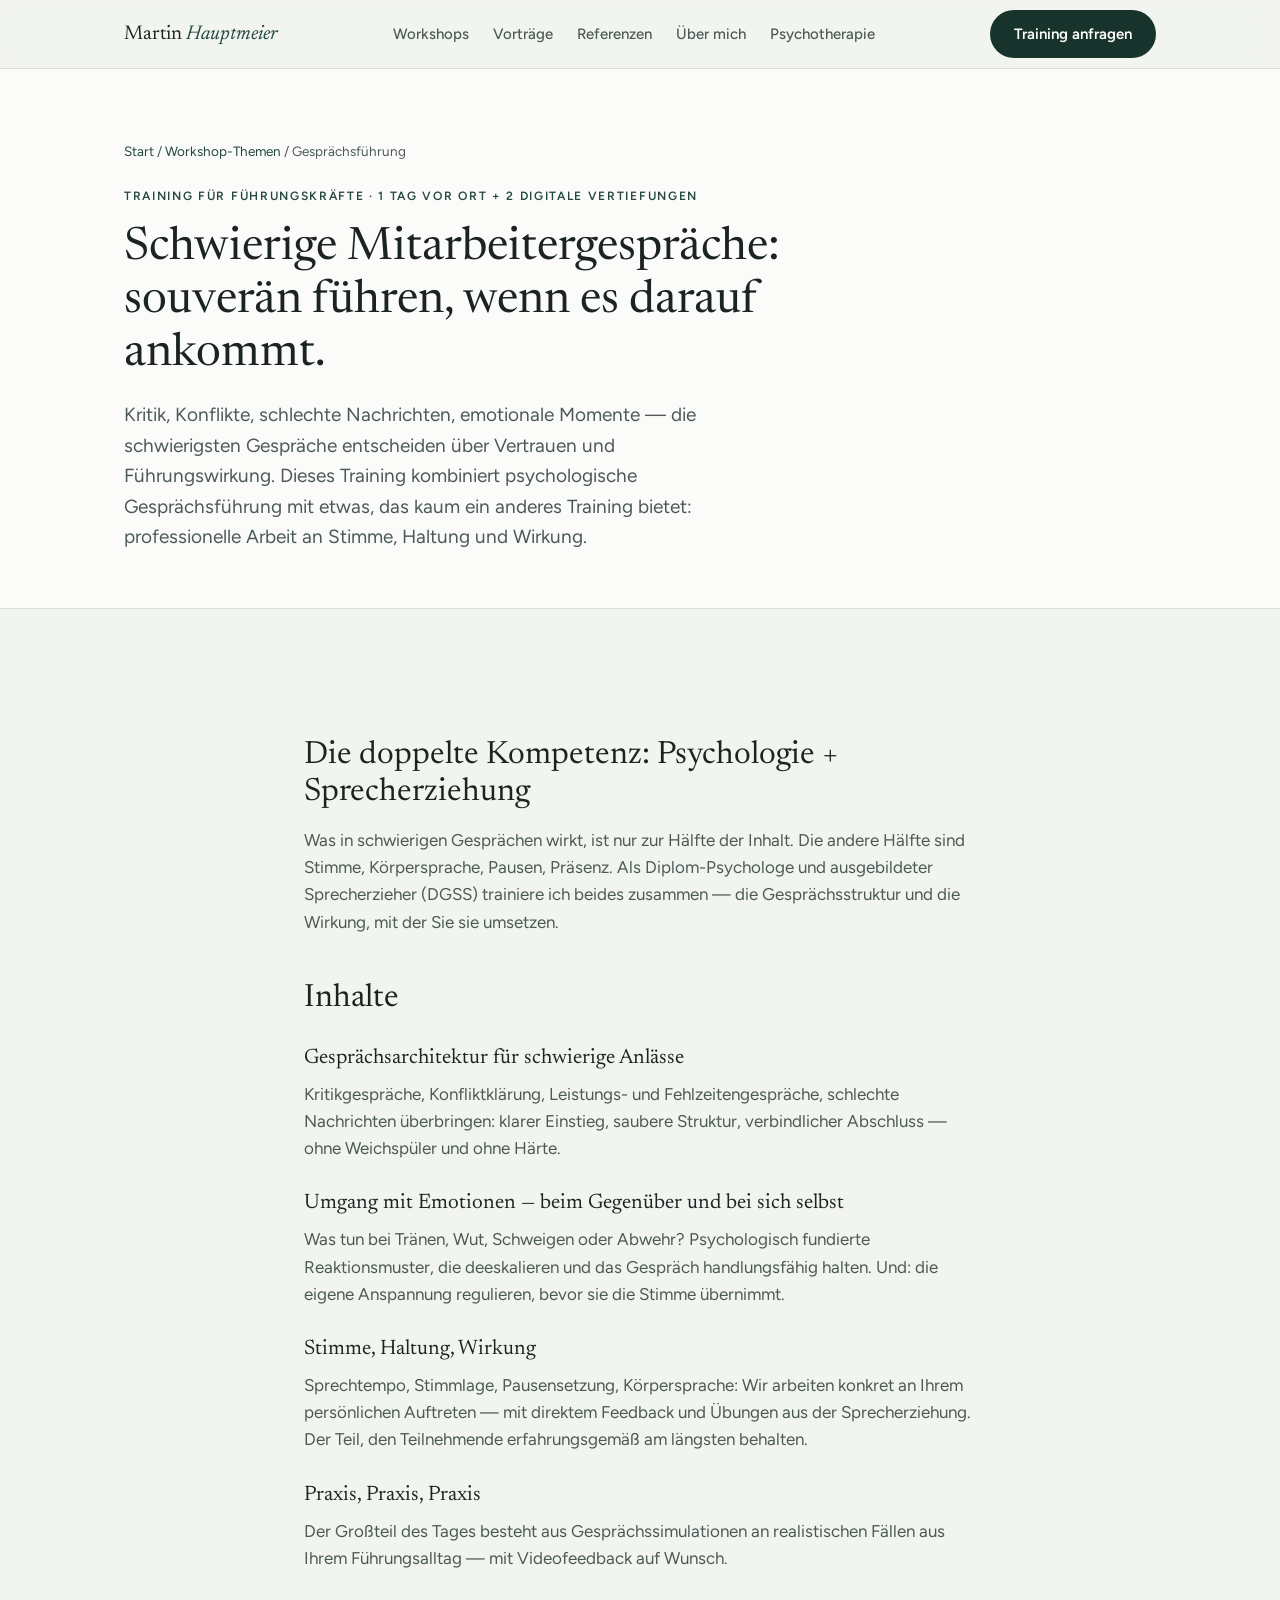
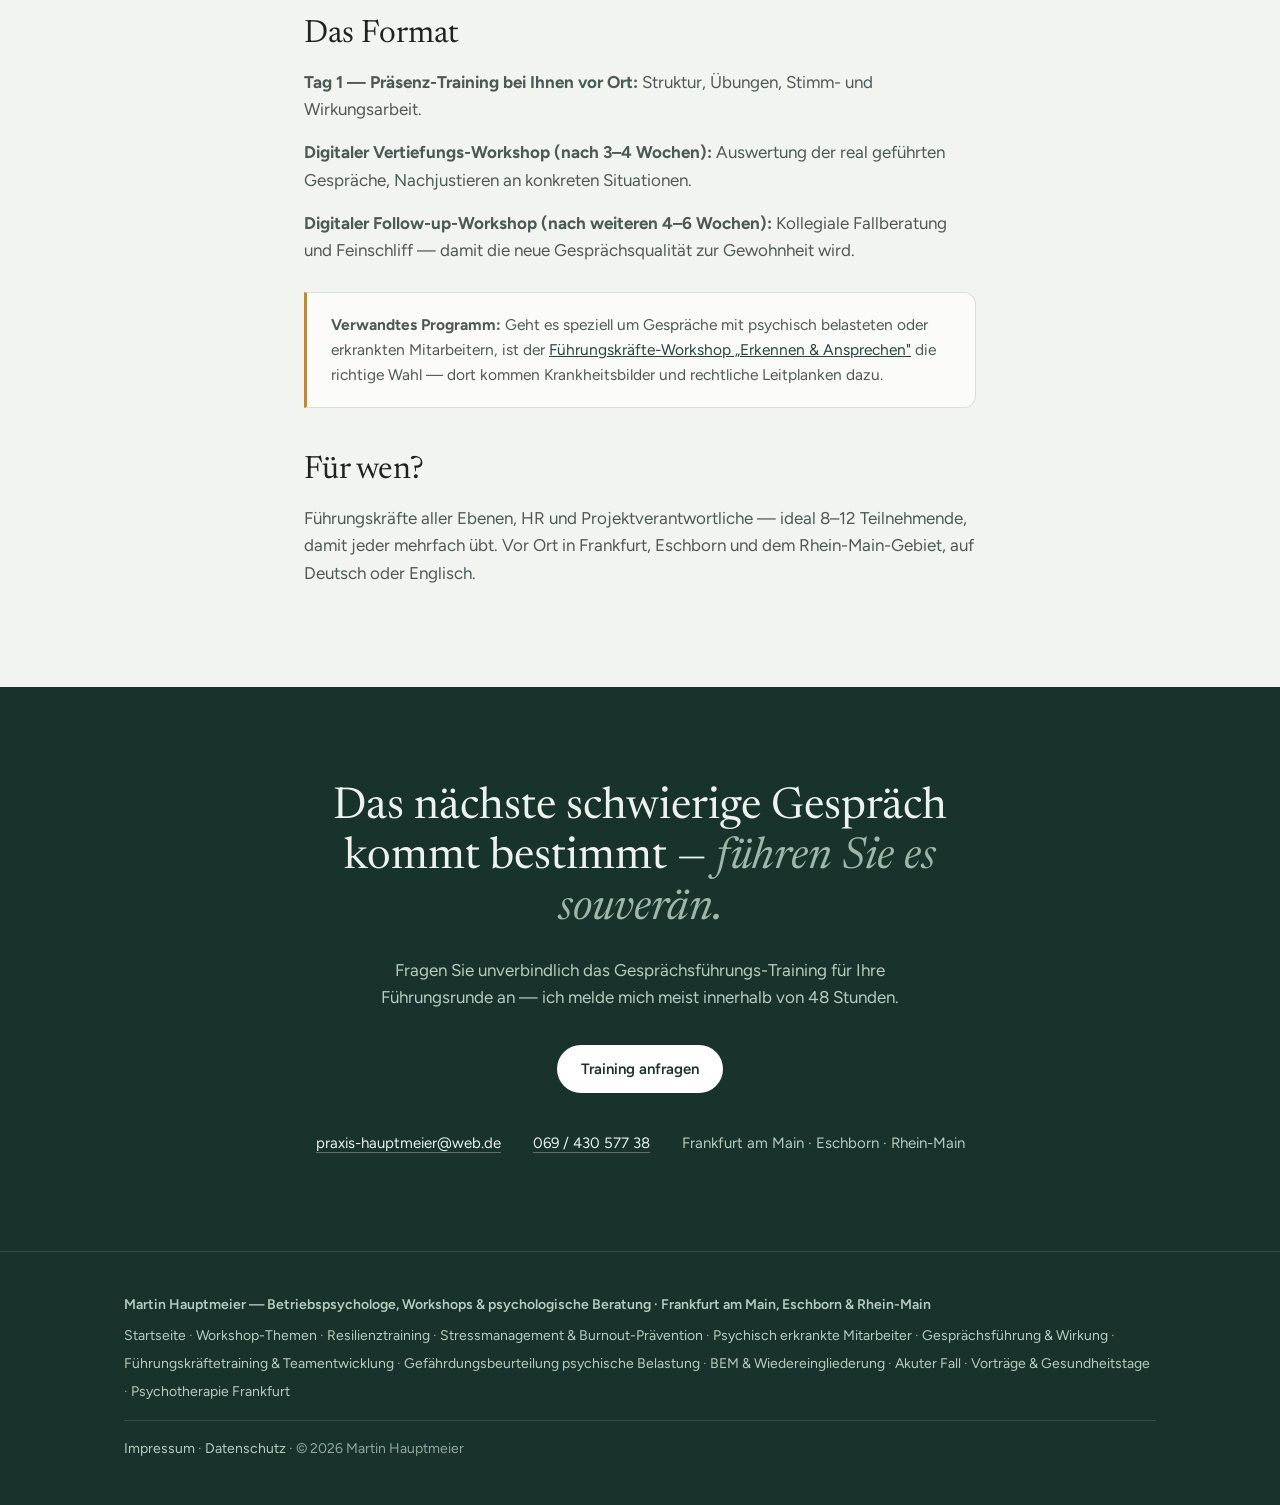
<file: gespraechsfuehrung-training-fuehrungskraefte.html>
<!DOCTYPE html>
<html lang="de">
<head>
<meta charset="UTF-8">
<meta name="viewport" content="width=device-width, initial-scale=1.0">
<title>Gesprächsführung-Training für Führungskräfte: schwierige Mitarbeitergespräche | Frankfurt – Martin Hauptmeier</title>
<meta name="description" content="Training für Führungskräfte: schwierige Mitarbeitergespräche souverän führen — Gesprächsführung, Stimme und Wirkung, vom Diplom-Psychologen und Sprecherzieher (DGSS). 1 Tag vor Ort + 2 digitale Vertiefungen. Frankfurt & Eschborn.">
<link rel="preconnect" href="https://fonts.googleapis.com">
<link rel="preconnect" href="https://fonts.gstatic.com" crossorigin>
<link href="https://fonts.googleapis.com/css2?family=Newsreader:ital,opsz,wght@0,6..72,300..600;1,6..72,300..600&family=Figtree:wght@400;500;600;700&display=swap" rel="stylesheet">
<link rel="stylesheet" href="styles.css">
<script src="site.js" defer></script>
</head>
<body>
<header>
  <div class="wrap nav">
    <a class="logo" href="index.html">Martin <span>Hauptmeier</span></a>
    <nav aria-label="Hauptnavigation">
      <ul>
        <li><a href="workshops-psychische-gesundheit-fuehrungskraefte.html">Workshops</a></li>
        <li><a href="vortrag-psychische-gesundheit-gesundheitstag.html">Vorträge</a></li>
        <li><a href="index.html#referenzen">Referenzen</a></li>
        <li><a href="index.html#ueber">Über mich</a></li>
        <li><a href="psychotherapie-frankfurt-nordend.html">Psychotherapie</a></li>
      </ul>
    </nav>
    <a class="btn" href="#kontakt">Training anfragen</a>
  </div>
</header>
<div class="sub-hero">
  <div class="wrap">
    <p class="crumb"><a href="index.html">Start</a> / <a href="workshops-psychische-gesundheit-fuehrungskraefte.html">Workshop-Themen</a> / Gesprächsführung</p>
    <span class="eyebrow">Training für Führungskräfte · 1 Tag vor Ort + 2 digitale Vertiefungen</span>
    <h1>Schwierige Mitarbeitergespräche: souverän führen, wenn es darauf ankommt.</h1>
    <p class="lead">Kritik, Konflikte, schlechte Nachrichten, emotionale Momente — die schwierigsten Gespräche entscheiden über Vertrauen und Führungswirkung. Dieses Training kombiniert psychologische Gesprächsführung mit etwas, das kaum ein anderes Training bietet: professionelle Arbeit an Stimme, Haltung und Wirkung.</p>
  </div>
</div>
<section>
  <div class="wrap content">
    <h2>Die doppelte Kompetenz: Psychologie + Sprecherziehung</h2>
    <p>Was in schwierigen Gesprächen wirkt, ist nur zur Hälfte der Inhalt. Die andere Hälfte sind Stimme, Körpersprache, Pausen, Präsenz. Als Diplom-Psychologe und ausgebildeter Sprecherzieher (DGSS) trainiere ich beides zusammen — die Gesprächsstruktur und die Wirkung, mit der Sie sie umsetzen.</p>
    <h2>Inhalte</h2>
    <h3>Gesprächsarchitektur für schwierige Anlässe</h3>
    <p>Kritikgespräche, Konfliktklärung, Leistungs- und Fehlzeitengespräche, schlechte Nachrichten überbringen: klarer Einstieg, saubere Struktur, verbindlicher Abschluss — ohne Weichspüler und ohne Härte.</p>
    <h3>Umgang mit Emotionen — beim Gegenüber und bei sich selbst</h3>
    <p>Was tun bei Tränen, Wut, Schweigen oder Abwehr? Psychologisch fundierte Reaktionsmuster, die deeskalieren und das Gespräch handlungsfähig halten. Und: die eigene Anspannung regulieren, bevor sie die Stimme übernimmt.</p>
    <h3>Stimme, Haltung, Wirkung</h3>
    <p>Sprechtempo, Stimmlage, Pausensetzung, Körpersprache: Wir arbeiten konkret an Ihrem persönlichen Auftreten — mit direktem Feedback und Übungen aus der Sprecherziehung. Der Teil, den Teilnehmende erfahrungsgemäß am längsten behalten.</p>
    <h3>Praxis, Praxis, Praxis</h3>
    <p>Der Großteil des Tages besteht aus Gesprächssimulationen an realistischen Fällen aus Ihrem Führungsalltag — mit Videofeedback auf Wunsch.</p>
    <h2>Das Format</h2>
    <p><strong>Tag 1 — Präsenz-Training bei Ihnen vor Ort:</strong> Struktur, Übungen, Stimm- und Wirkungsarbeit.</p>
    <p><strong>Digitaler Vertiefungs-Workshop (nach 3–4 Wochen):</strong> Auswertung der real geführten Gespräche, Nachjustieren an konkreten Situationen.</p>
    <p><strong>Digitaler Follow-up-Workshop (nach weiteren 4–6 Wochen):</strong> Kollegiale Fallberatung und Feinschliff — damit die neue Gesprächsqualität zur Gewohnheit wird.</p>
    <div class="hinweis"><strong>Verwandtes Programm:</strong> Geht es speziell um Gespräche mit psychisch belasteten oder erkrankten Mitarbeitern, ist der <a href="workshop-psychisch-erkrankte-mitarbeiter-frankfurt.html">Führungskräfte-Workshop „Erkennen & Ansprechen"</a> die richtige Wahl — dort kommen Krankheitsbilder und rechtliche Leitplanken dazu.</div>
    <h2>Für wen?</h2>
    <p>Führungskräfte aller Ebenen, HR und Projektverantwortliche — ideal 8–12 Teilnehmende, damit jeder mehrfach übt. Vor Ort in Frankfurt, Eschborn und dem Rhein-Main-Gebiet, auf Deutsch oder Englisch.</p>
  </div>
</section>
<section class="kontakt" id="kontakt">
  <div class="wrap">
    <h2>Das nächste schwierige Gespräch kommt bestimmt — <em>führen Sie es souverän.</em></h2>
    <p>Fragen Sie unverbindlich das Gesprächsführungs-Training für Ihre Führungsrunde an — ich melde mich meist innerhalb von 48 Stunden.</p>
    <a class="btn" href="mailto:praxis-hauptmeier@web.de">Training anfragen</a>
    <div class="info">
      <span><a href="mailto:praxis-hauptmeier@web.de">praxis-hauptmeier@web.de</a></span>
      <span><a href="tel:+496943057738">069 / 430 577 38</a></span>
      <span>Frankfurt am Main · Eschborn · Rhein-Main</span>
    </div>
  </div>
</section>
<footer>
  <div class="wrap">
    <p class="f-brand">Martin Hauptmeier — Betriebspsychologe, Workshops & psychologische Beratung · Frankfurt am Main, Eschborn & Rhein-Main</p>
    <p class="f-links"><a href="index.html">Startseite</a> · <a href="workshops-psychische-gesundheit-fuehrungskraefte.html">Workshop-Themen</a> · <a href="resilienztraining-unternehmen-frankfurt.html">Resilienztraining</a> · <a href="stressmanagement-seminar-frankfurt.html">Stressmanagement & Burnout-Prävention</a> · <a href="workshop-psychisch-erkrankte-mitarbeiter-frankfurt.html">Psychisch erkrankte Mitarbeiter</a> · <a href="gespraechsfuehrung-training-fuehrungskraefte.html">Gesprächsführung & Wirkung</a> · <a href="bem-wiedereingliederung-frankfurt.html">BEM & Wiedereingliederung</a> · <a href="akutberatung-psychische-erkrankung-arbeitsplatz.html">Akuter Fall</a> · <a href="vortrag-psychische-gesundheit-gesundheitstag.html">Vorträge & Gesundheitstage</a> · <a href="psychotherapie-frankfurt-nordend.html">Psychotherapie Frankfurt</a></p>
    <p class="f-links f-legal"><a href="impressum.html">Impressum</a> · <a href="datenschutz.html">Datenschutz</a> · © 2026 Martin Hauptmeier</p>
  </div>
</footer>
</body>
</html>
</file>
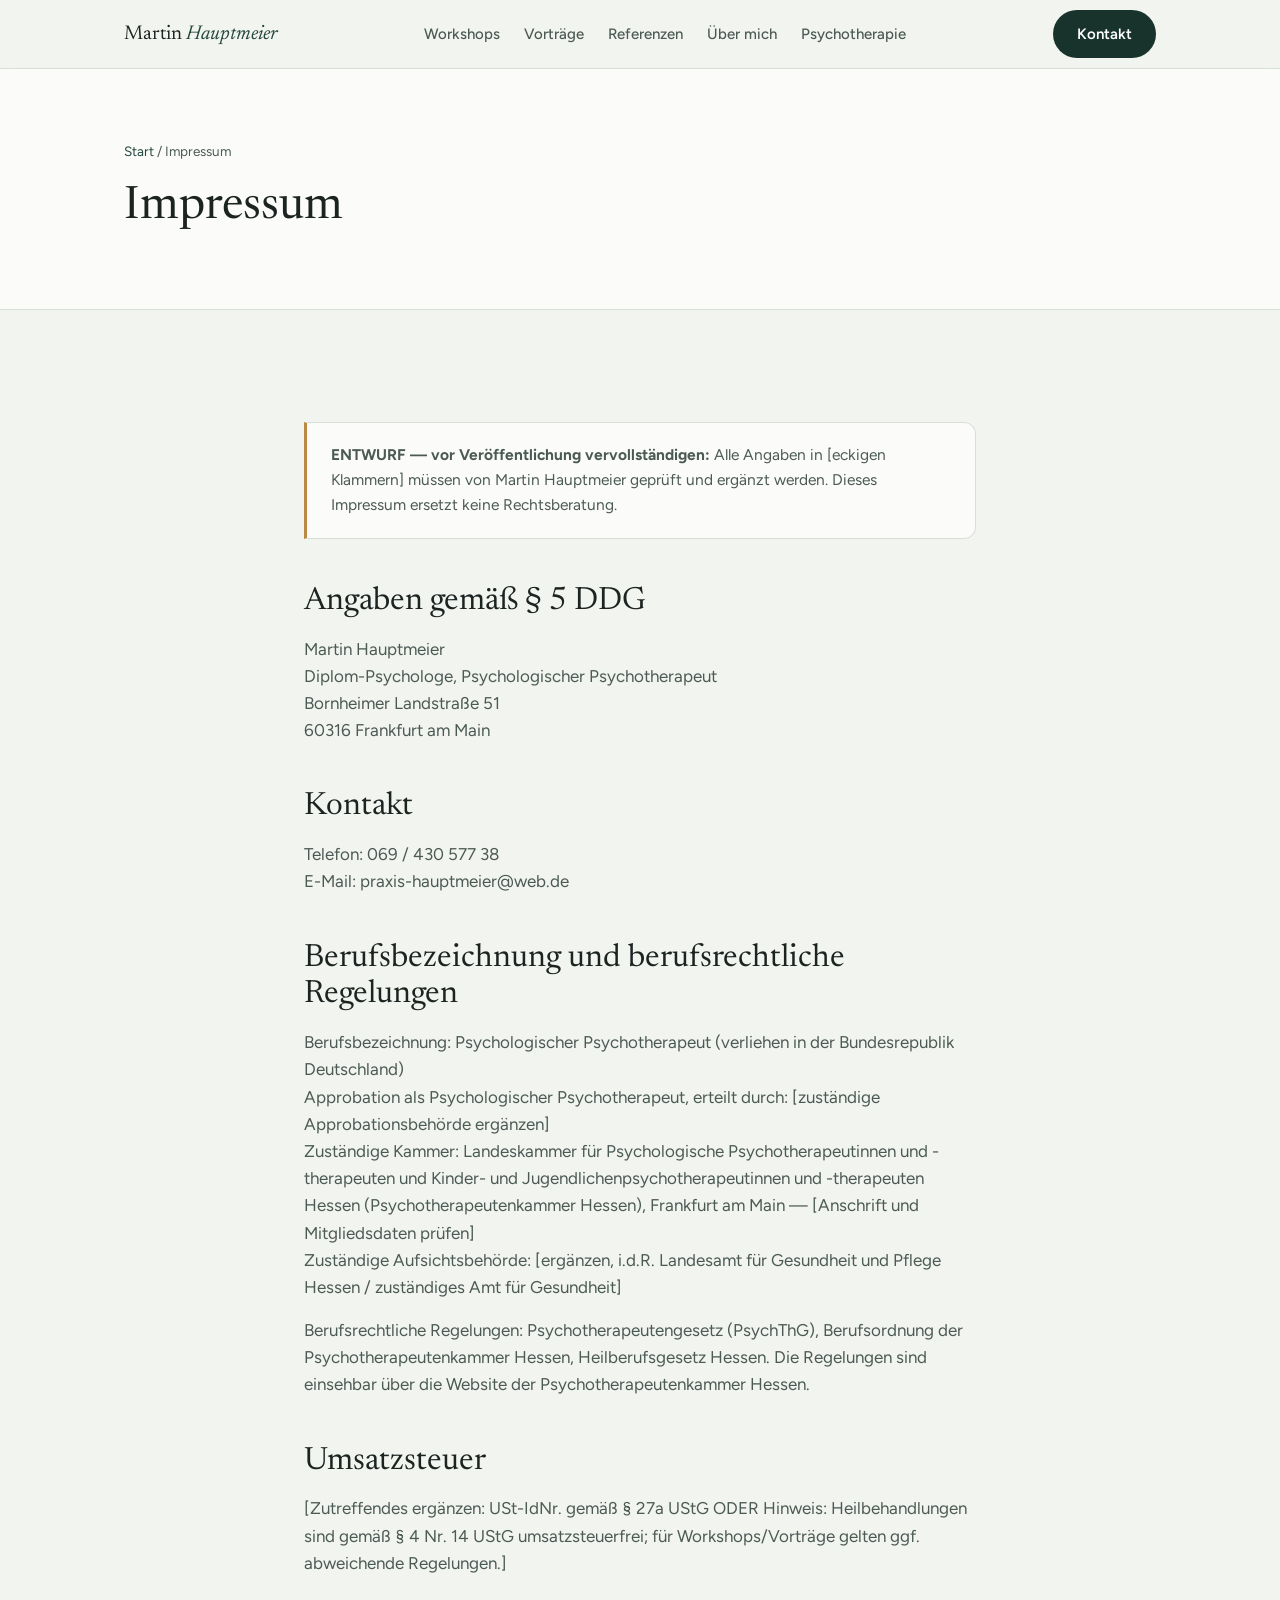
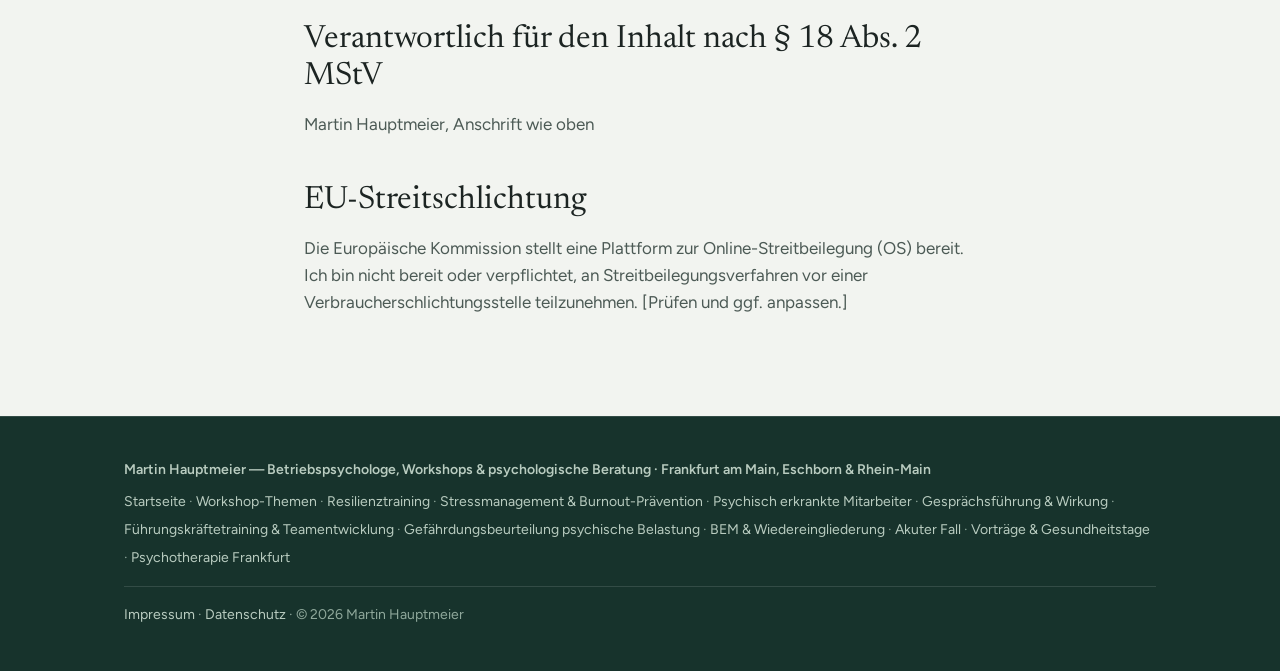
<file: impressum.html>
<!DOCTYPE html>
<html lang="de">
<head>
<meta charset="UTF-8">
<meta name="viewport" content="width=device-width, initial-scale=1.0">
<title>Impressum – Martin Hauptmeier</title>
<meta name="robots" content="noindex,follow">
<link rel="preconnect" href="https://fonts.googleapis.com">
<link rel="preconnect" href="https://fonts.gstatic.com" crossorigin>
<link href="https://fonts.googleapis.com/css2?family=Newsreader:ital,opsz,wght@0,6..72,300..600;1,6..72,300..600&family=Figtree:wght@400;500;600;700&display=swap" rel="stylesheet">
<link rel="stylesheet" href="styles.css">
<script src="site.js" defer></script>
</head>
<body>
<header>
  <div class="wrap nav">
    <a class="logo" href="index.html">Martin <span>Hauptmeier</span></a>
    <nav aria-label="Hauptnavigation">
      <ul>
        <li><a href="workshops-psychische-gesundheit-fuehrungskraefte.html">Workshops</a></li>
        <li><a href="vortrag-psychische-gesundheit-gesundheitstag.html">Vorträge</a></li>
        <li><a href="index.html#referenzen">Referenzen</a></li>
        <li><a href="index.html#ueber">Über mich</a></li>
        <li><a href="psychotherapie-frankfurt-nordend.html">Psychotherapie</a></li>
      </ul>
    </nav>
    <a class="btn" href="index.html#kontakt">Kontakt</a>
  </div>
</header>
<div class="sub-hero">
  <div class="wrap">
    <p class="crumb"><a href="index.html">Start</a> / Impressum</p>
    <h1>Impressum</h1>
  </div>
</div>
<section>
  <div class="wrap content">
    <div class="hinweis"><strong>ENTWURF — vor Veröffentlichung vervollständigen:</strong> Alle Angaben in [eckigen Klammern] müssen von Martin Hauptmeier geprüft und ergänzt werden. Dieses Impressum ersetzt keine Rechtsberatung.</div>
    <h2>Angaben gemäß § 5 DDG</h2>
    <p>Martin Hauptmeier<br>
    Diplom-Psychologe, Psychologischer Psychotherapeut<br>
    Bornheimer Landstraße 51<br>
    60316 Frankfurt am Main</p>
    <h2>Kontakt</h2>
    <p>Telefon: 069 / 430 577 38<br>
    E-Mail: praxis-hauptmeier@web.de</p>
    <h2>Berufsbezeichnung und berufsrechtliche Regelungen</h2>
    <p>Berufsbezeichnung: Psychologischer Psychotherapeut (verliehen in der Bundesrepublik Deutschland)<br>
    Approbation als Psychologischer Psychotherapeut, erteilt durch: [zuständige Approbationsbehörde ergänzen]<br>
    Zuständige Kammer: Landeskammer für Psychologische Psychotherapeutinnen und -therapeuten und Kinder- und Jugendlichenpsychotherapeutinnen und -therapeuten Hessen (Psychotherapeutenkammer Hessen), Frankfurt am Main — [Anschrift und Mitgliedsdaten prüfen]<br>
    Zuständige Aufsichtsbehörde: [ergänzen, i.d.R. Landesamt für Gesundheit und Pflege Hessen / zuständiges Amt für Gesundheit]</p>
    <p>Berufsrechtliche Regelungen: Psychotherapeutengesetz (PsychThG), Berufsordnung der Psychotherapeutenkammer Hessen, Heilberufsgesetz Hessen. Die Regelungen sind einsehbar über die Website der Psychotherapeutenkammer Hessen.</p>
    <h2>Umsatzsteuer</h2>
    <p>[Zutreffendes ergänzen: USt-IdNr. gemäß § 27a UStG ODER Hinweis: Heilbehandlungen sind gemäß § 4 Nr. 14 UStG umsatzsteuerfrei; für Workshops/Vorträge gelten ggf. abweichende Regelungen.]</p>
    <h2>Verantwortlich für den Inhalt nach § 18 Abs. 2 MStV</h2>
    <p>Martin Hauptmeier, Anschrift wie oben</p>
    <h2>EU-Streitschlichtung</h2>
    <p>Die Europäische Kommission stellt eine Plattform zur Online-Streitbeilegung (OS) bereit. Ich bin nicht bereit oder verpflichtet, an Streitbeilegungsverfahren vor einer Verbraucherschlichtungsstelle teilzunehmen. [Prüfen und ggf. anpassen.]</p>
  </div>
</section>
<footer>
  <div class="wrap">
    <p class="f-brand">Martin Hauptmeier — Betriebspsychologe, Workshops & psychologische Beratung · Frankfurt am Main, Eschborn & Rhein-Main</p>
    <p class="f-links"><a href="index.html">Startseite</a> · <a href="workshops-psychische-gesundheit-fuehrungskraefte.html">Workshop-Themen</a> · <a href="resilienztraining-unternehmen-frankfurt.html">Resilienztraining</a> · <a href="stressmanagement-seminar-frankfurt.html">Stressmanagement & Burnout-Prävention</a> · <a href="workshop-psychisch-erkrankte-mitarbeiter-frankfurt.html">Psychisch erkrankte Mitarbeiter</a> · <a href="gespraechsfuehrung-training-fuehrungskraefte.html">Gesprächsführung & Wirkung</a> · <a href="bem-wiedereingliederung-frankfurt.html">BEM & Wiedereingliederung</a> · <a href="akutberatung-psychische-erkrankung-arbeitsplatz.html">Akuter Fall</a> · <a href="vortrag-psychische-gesundheit-gesundheitstag.html">Vorträge & Gesundheitstage</a> · <a href="psychotherapie-frankfurt-nordend.html">Psychotherapie Frankfurt</a></p>
    <p class="f-links f-legal"><a href="impressum.html">Impressum</a> · <a href="datenschutz.html">Datenschutz</a> · © 2026 Martin Hauptmeier</p>
  </div>
</footer>
</body>
</html>
</file>
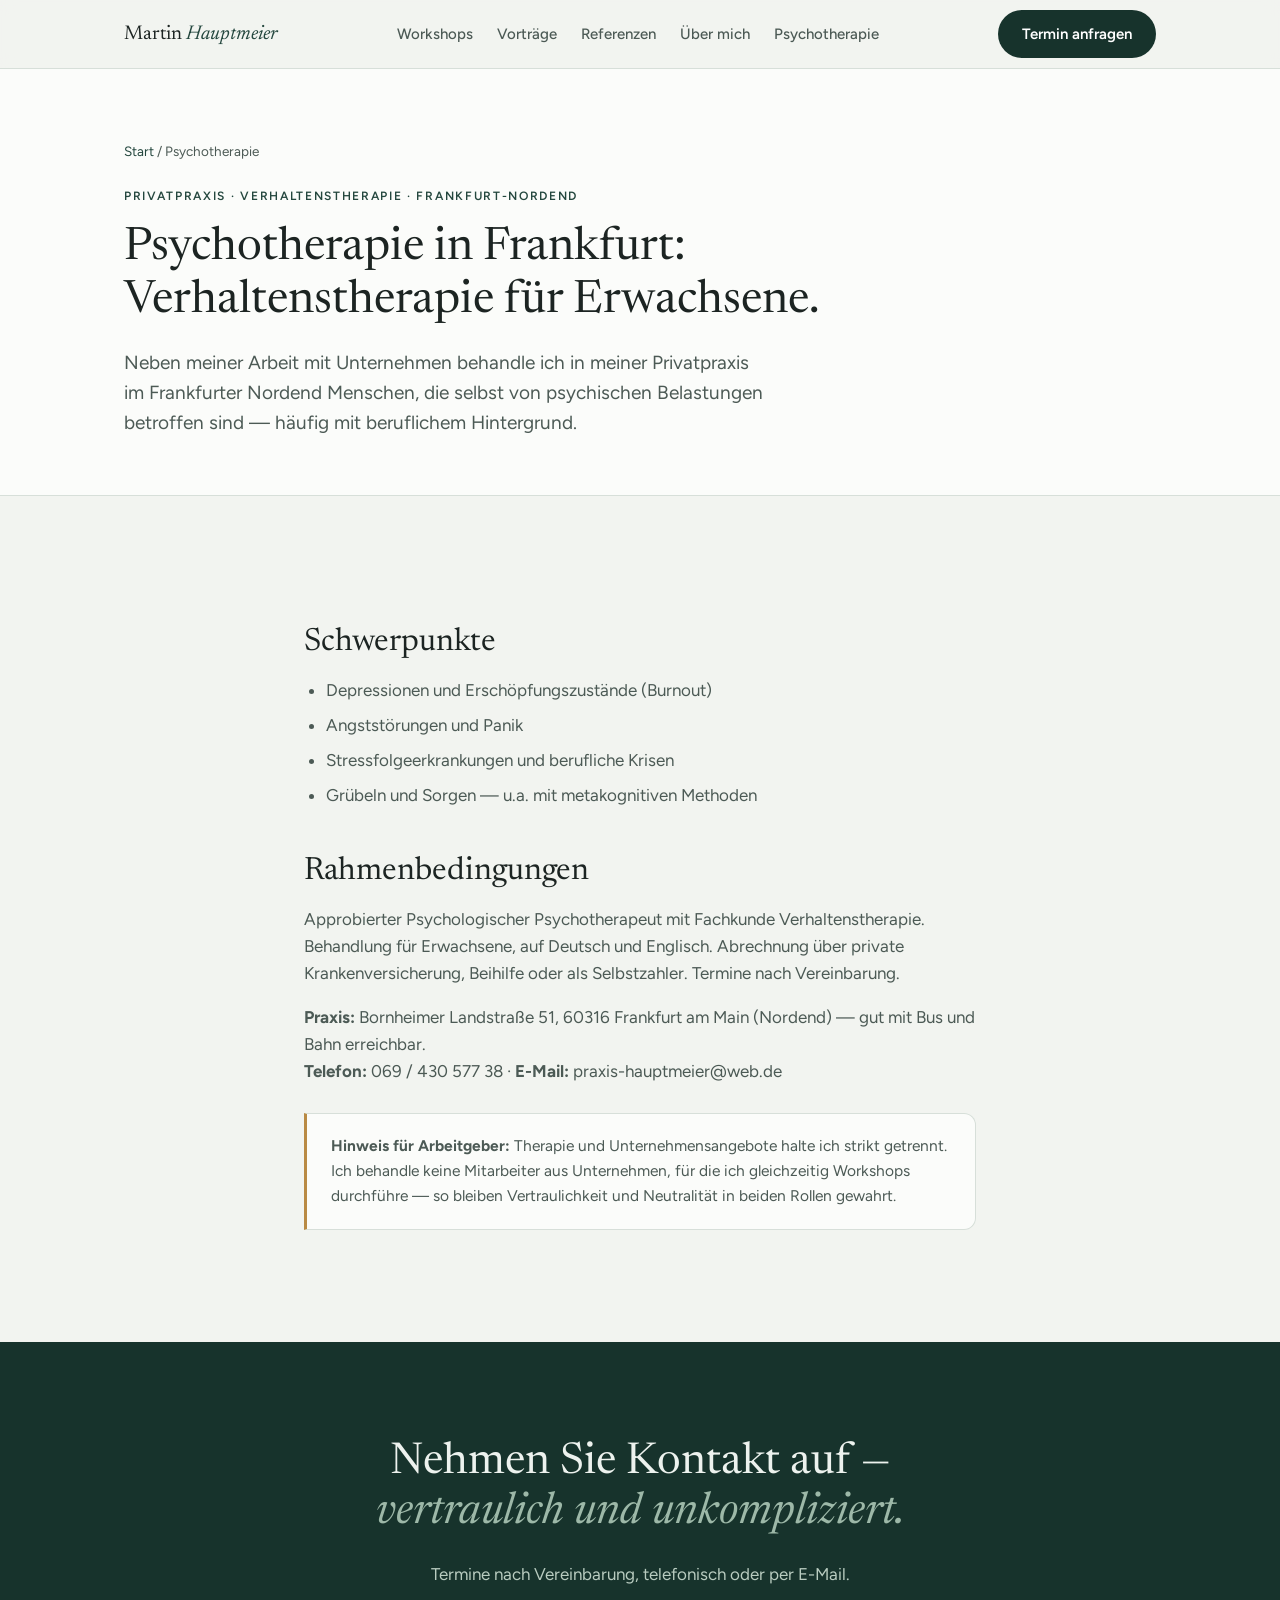
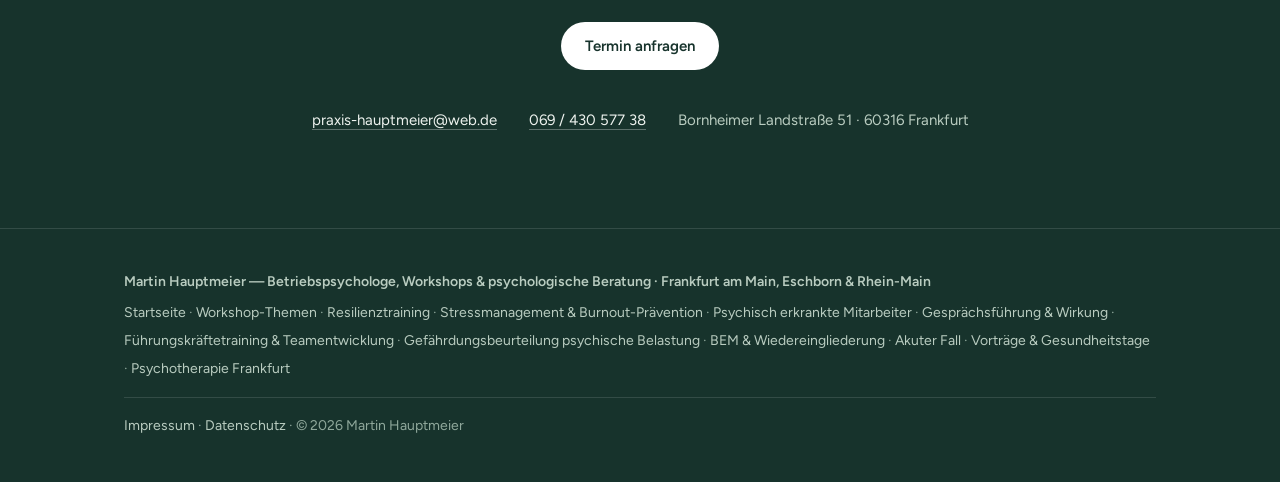
<file: psychotherapie-frankfurt-nordend.html>
<!DOCTYPE html>
<html lang="de">
<head>
<meta charset="UTF-8">
<meta name="viewport" content="width=device-width, initial-scale=1.0">
<title>Psychotherapie Frankfurt-Nordend | Verhaltenstherapie – Privatpraxis Martin Hauptmeier</title>
<meta name="description" content="Privatpraxis für Verhaltenstherapie in Frankfurt-Nordend: Psychotherapie für Erwachsene bei Depression, Burnout, Angststörungen und beruflichen Belastungen. Auf Deutsch und Englisch.">
<link rel="preconnect" href="https://fonts.googleapis.com">
<link rel="preconnect" href="https://fonts.gstatic.com" crossorigin>
<link href="https://fonts.googleapis.com/css2?family=Newsreader:ital,opsz,wght@0,6..72,300..600;1,6..72,300..600&family=Figtree:wght@400;500;600;700&display=swap" rel="stylesheet">
<link rel="stylesheet" href="styles.css">
<script src="site.js" defer></script>
</head>
<body>
<header>
  <div class="wrap nav">
    <a class="logo" href="index.html">Martin <span>Hauptmeier</span></a>
    <nav aria-label="Hauptnavigation">
      <ul>
        <li><a href="workshops-psychische-gesundheit-fuehrungskraefte.html">Workshops</a></li>
        <li><a href="vortrag-psychische-gesundheit-gesundheitstag.html">Vorträge</a></li>
        <li><a href="index.html#referenzen">Referenzen</a></li>
        <li><a href="index.html#ueber">Über mich</a></li>
        <li><a href="psychotherapie-frankfurt-nordend.html">Psychotherapie</a></li>
      </ul>
    </nav>
    <a class="btn" href="#kontakt">Termin anfragen</a>
  </div>
</header>
<div class="sub-hero">
  <div class="wrap">
    <p class="crumb"><a href="index.html">Start</a> / Psychotherapie</p>
    <span class="eyebrow">Privatpraxis · Verhaltenstherapie · Frankfurt-Nordend</span>
    <h1>Psychotherapie in Frankfurt: Verhaltenstherapie für Erwachsene.</h1>
    <p class="lead">Neben meiner Arbeit mit Unternehmen behandle ich in meiner Privatpraxis im Frankfurter Nordend Menschen, die selbst von psychischen Belastungen betroffen sind — häufig mit beruflichem Hintergrund.</p>
  </div>
</div>
<section>
  <div class="wrap content">
    <h2>Schwerpunkte</h2>
    <ul>
      <li>Depressionen und Erschöpfungszustände (Burnout)</li>
      <li>Angststörungen und Panik</li>
      <li>Stressfolgeerkrankungen und berufliche Krisen</li>
      <li>Grübeln und Sorgen — u.a. mit metakognitiven Methoden</li>
    </ul>
    <h2>Rahmenbedingungen</h2>
    <p>Approbierter Psychologischer Psychotherapeut mit Fachkunde Verhaltenstherapie. Behandlung für Erwachsene, auf Deutsch und Englisch. Abrechnung über private Krankenversicherung, Beihilfe oder als Selbstzahler. Termine nach Vereinbarung.</p>
    <p><strong>Praxis:</strong> Bornheimer Landstraße 51, 60316 Frankfurt am Main (Nordend) — gut mit Bus und Bahn erreichbar.<br>
    <strong>Telefon:</strong> 069 / 430 577 38 · <strong>E-Mail:</strong> praxis-hauptmeier@web.de</p>
    <div class="hinweis"><strong>Hinweis für Arbeitgeber:</strong> Therapie und Unternehmensangebote halte ich strikt getrennt. Ich behandle keine Mitarbeiter aus Unternehmen, für die ich gleichzeitig Workshops durchführe — so bleiben Vertraulichkeit und Neutralität in beiden Rollen gewahrt.</div>
  </div>
</section>
<section class="kontakt" id="kontakt">
  <div class="wrap">
    <h2>Nehmen Sie Kontakt auf — <em>vertraulich und unkompliziert.</em></h2>
    <p>Termine nach Vereinbarung, telefonisch oder per E-Mail.</p>
    <a class="btn" href="mailto:praxis-hauptmeier@web.de">Termin anfragen</a>
    <div class="info">
      <span><a href="mailto:praxis-hauptmeier@web.de">praxis-hauptmeier@web.de</a></span>
      <span><a href="tel:+496943057738">069 / 430 577 38</a></span>
      <span>Bornheimer Landstraße 51 · 60316 Frankfurt</span>
    </div>
  </div>
</section>
<footer>
  <div class="wrap">
    <p class="f-brand">Martin Hauptmeier — Betriebspsychologe, Workshops & psychologische Beratung · Frankfurt am Main, Eschborn & Rhein-Main</p>
    <p class="f-links"><a href="index.html">Startseite</a> · <a href="workshops-psychische-gesundheit-fuehrungskraefte.html">Workshop-Themen</a> · <a href="resilienztraining-unternehmen-frankfurt.html">Resilienztraining</a> · <a href="stressmanagement-seminar-frankfurt.html">Stressmanagement & Burnout-Prävention</a> · <a href="workshop-psychisch-erkrankte-mitarbeiter-frankfurt.html">Psychisch erkrankte Mitarbeiter</a> · <a href="gespraechsfuehrung-training-fuehrungskraefte.html">Gesprächsführung & Wirkung</a> · <a href="bem-wiedereingliederung-frankfurt.html">BEM & Wiedereingliederung</a> · <a href="akutberatung-psychische-erkrankung-arbeitsplatz.html">Akuter Fall</a> · <a href="vortrag-psychische-gesundheit-gesundheitstag.html">Vorträge & Gesundheitstage</a> · <a href="psychotherapie-frankfurt-nordend.html">Psychotherapie Frankfurt</a></p>
    <p class="f-links f-legal"><a href="impressum.html">Impressum</a> · <a href="datenschutz.html">Datenschutz</a> · © 2026 Martin Hauptmeier</p>
  </div>
</footer>
</body>
</html>
</file>
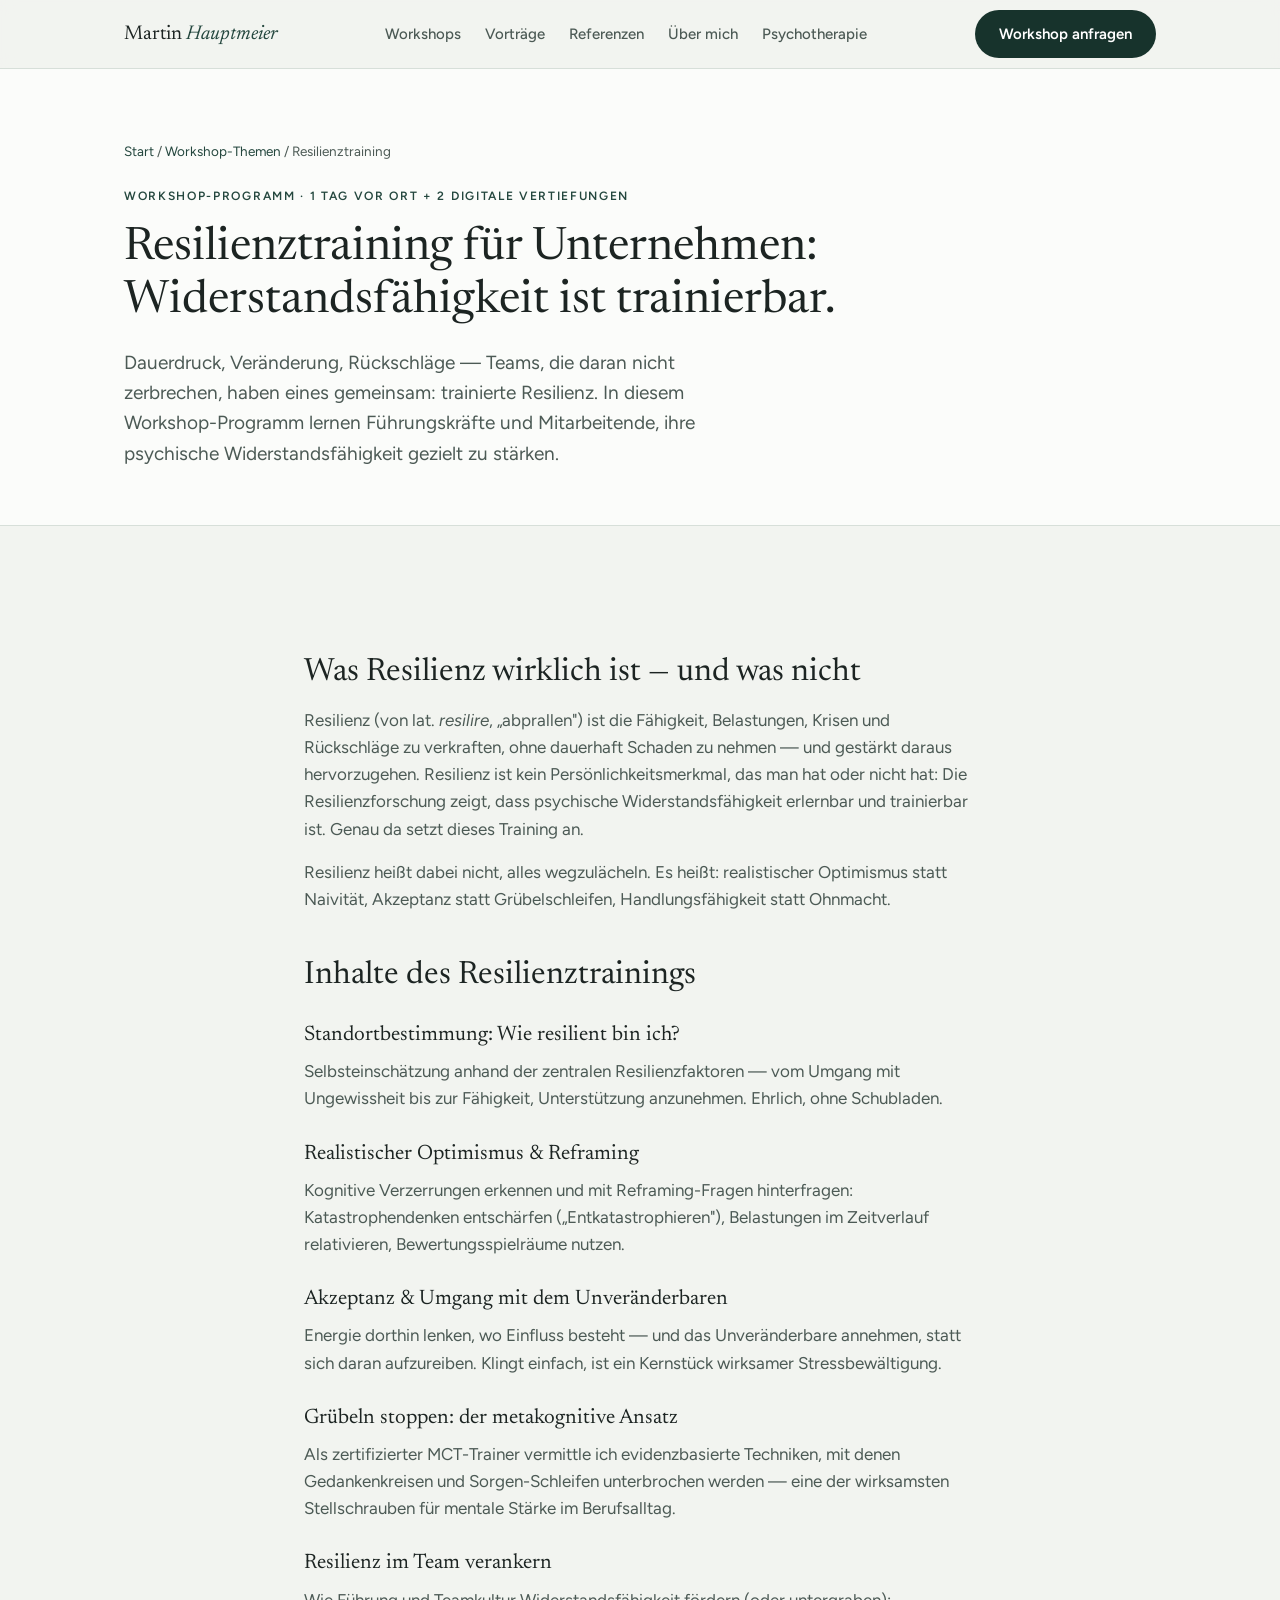
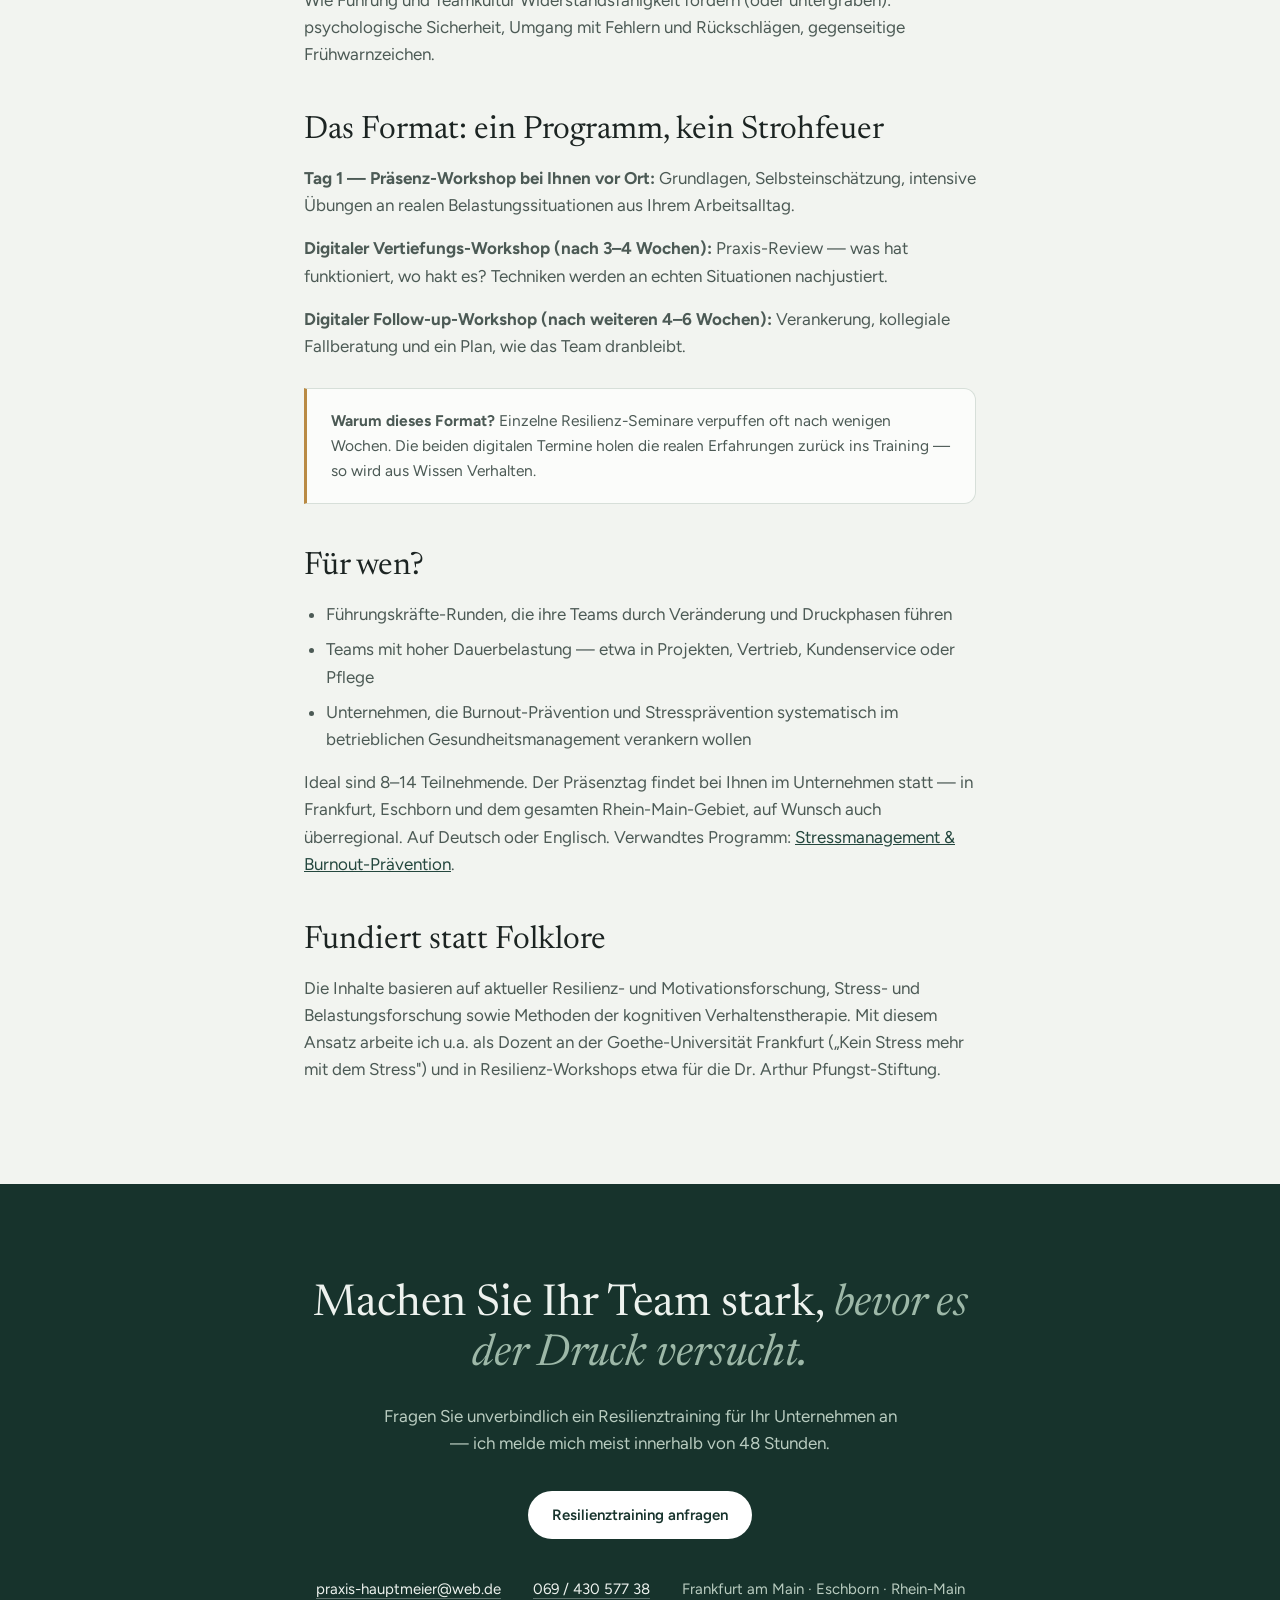
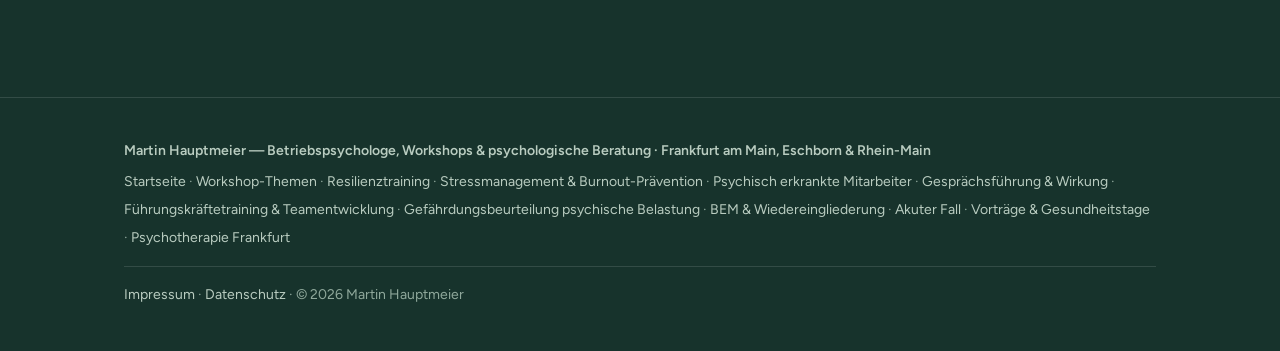
<file: resilienztraining-unternehmen-frankfurt.html>
<!DOCTYPE html>
<html lang="de">
<head>
<meta charset="UTF-8">
<meta name="viewport" content="width=device-width, initial-scale=1.0">
<title>Resilienztraining für Unternehmen | Resilienz-Workshop Frankfurt & Eschborn – Martin Hauptmeier</title>
<meta name="description" content="Resilienztraining für Teams und Führungskräfte: psychische Widerstandsfähigkeit stärken, Stressbewältigung, mentale Stärke und Burnout-Prävention. Workshop-Programm vom Diplom-Psychologen in Frankfurt, Eschborn und Rhein-Main.">
<link rel="preconnect" href="https://fonts.googleapis.com">
<link rel="preconnect" href="https://fonts.gstatic.com" crossorigin>
<link href="https://fonts.googleapis.com/css2?family=Newsreader:ital,opsz,wght@0,6..72,300..600;1,6..72,300..600&family=Figtree:wght@400;500;600;700&display=swap" rel="stylesheet">
<link rel="stylesheet" href="styles.css">
<script src="site.js" defer></script>
</head>
<body>
<header>
  <div class="wrap nav">
    <a class="logo" href="index.html">Martin <span>Hauptmeier</span></a>
    <nav aria-label="Hauptnavigation">
      <ul>
        <li><a href="workshops-psychische-gesundheit-fuehrungskraefte.html">Workshops</a></li>
        <li><a href="vortrag-psychische-gesundheit-gesundheitstag.html">Vorträge</a></li>
        <li><a href="index.html#referenzen">Referenzen</a></li>
        <li><a href="index.html#ueber">Über mich</a></li>
        <li><a href="psychotherapie-frankfurt-nordend.html">Psychotherapie</a></li>
      </ul>
    </nav>
    <a class="btn" href="#kontakt">Workshop anfragen</a>
  </div>
</header>
<div class="sub-hero">
  <div class="wrap">
    <p class="crumb"><a href="index.html">Start</a> / <a href="workshops-psychische-gesundheit-fuehrungskraefte.html">Workshop-Themen</a> / Resilienztraining</p>
    <span class="eyebrow">Workshop-Programm · 1 Tag vor Ort + 2 digitale Vertiefungen</span>
    <h1>Resilienztraining für Unternehmen: Widerstandsfähigkeit ist trainierbar.</h1>
    <p class="lead">Dauerdruck, Veränderung, Rückschläge — Teams, die daran nicht zerbrechen, haben eines gemeinsam: trainierte Resilienz. In diesem Workshop-Programm lernen Führungskräfte und Mitarbeitende, ihre psychische Widerstandsfähigkeit gezielt zu stärken.</p>
  </div>
</div>
<section>
  <div class="wrap content">
    <h2>Was Resilienz wirklich ist — und was nicht</h2>
    <p>Resilienz (von lat. <em>resilire</em>, „abprallen") ist die Fähigkeit, Belastungen, Krisen und Rückschläge zu verkraften, ohne dauerhaft Schaden zu nehmen — und gestärkt daraus hervorzugehen. Resilienz ist kein Persönlichkeitsmerkmal, das man hat oder nicht hat: Die Resilienzforschung zeigt, dass psychische Widerstandsfähigkeit erlernbar und trainierbar ist. Genau da setzt dieses Training an.</p>
    <p>Resilienz heißt dabei nicht, alles wegzulächeln. Es heißt: realistischer Optimismus statt Naivität, Akzeptanz statt Grübelschleifen, Handlungsfähigkeit statt Ohnmacht.</p>
    <h2>Inhalte des Resilienztrainings</h2>
    <h3>Standortbestimmung: Wie resilient bin ich?</h3>
    <p>Selbsteinschätzung anhand der zentralen Resilienzfaktoren — vom Umgang mit Ungewissheit bis zur Fähigkeit, Unterstützung anzunehmen. Ehrlich, ohne Schubladen.</p>
    <h3>Realistischer Optimismus & Reframing</h3>
    <p>Kognitive Verzerrungen erkennen und mit Reframing-Fragen hinterfragen: Katastrophendenken entschärfen („Entkatastrophieren"), Belastungen im Zeitverlauf relativieren, Bewertungsspielräume nutzen.</p>
    <h3>Akzeptanz & Umgang mit dem Unveränderbaren</h3>
    <p>Energie dorthin lenken, wo Einfluss besteht — und das Unveränderbare annehmen, statt sich daran aufzureiben. Klingt einfach, ist ein Kernstück wirksamer Stressbewältigung.</p>
    <h3>Grübeln stoppen: der metakognitive Ansatz</h3>
    <p>Als zertifizierter MCT-Trainer vermittle ich evidenzbasierte Techniken, mit denen Gedankenkreisen und Sorgen-Schleifen unterbrochen werden — eine der wirksamsten Stellschrauben für mentale Stärke im Berufsalltag.</p>
    <h3>Resilienz im Team verankern</h3>
    <p>Wie Führung und Teamkultur Widerstandsfähigkeit fördern (oder untergraben): psychologische Sicherheit, Umgang mit Fehlern und Rückschlägen, gegenseitige Frühwarnzeichen.</p>
    <h2>Das Format: ein Programm, kein Strohfeuer</h2>
    <p><strong>Tag 1 — Präsenz-Workshop bei Ihnen vor Ort:</strong> Grundlagen, Selbsteinschätzung, intensive Übungen an realen Belastungssituationen aus Ihrem Arbeitsalltag.</p>
    <p><strong>Digitaler Vertiefungs-Workshop (nach 3–4 Wochen):</strong> Praxis-Review — was hat funktioniert, wo hakt es? Techniken werden an echten Situationen nachjustiert.</p>
    <p><strong>Digitaler Follow-up-Workshop (nach weiteren 4–6 Wochen):</strong> Verankerung, kollegiale Fallberatung und ein Plan, wie das Team dranbleibt.</p>
    <div class="hinweis"><strong>Warum dieses Format?</strong> Einzelne Resilienz-Seminare verpuffen oft nach wenigen Wochen. Die beiden digitalen Termine holen die realen Erfahrungen zurück ins Training — so wird aus Wissen Verhalten.</div>
    <h2>Für wen?</h2>
    <ul>
      <li>Führungskräfte-Runden, die ihre Teams durch Veränderung und Druckphasen führen</li>
      <li>Teams mit hoher Dauerbelastung — etwa in Projekten, Vertrieb, Kundenservice oder Pflege</li>
      <li>Unternehmen, die Burnout-Prävention und Stressprävention systematisch im betrieblichen Gesundheitsmanagement verankern wollen</li>
    </ul>
    <p>Ideal sind 8–14 Teilnehmende. Der Präsenztag findet bei Ihnen im Unternehmen statt — in Frankfurt, Eschborn und dem gesamten Rhein-Main-Gebiet, auf Wunsch auch überregional. Auf Deutsch oder Englisch. Verwandtes Programm: <a href="stressmanagement-seminar-frankfurt.html">Stressmanagement & Burnout-Prävention</a>.</p>
    <h2>Fundiert statt Folklore</h2>
    <p>Die Inhalte basieren auf aktueller Resilienz- und Motivationsforschung, Stress- und Belastungsforschung sowie Methoden der kognitiven Verhaltenstherapie. Mit diesem Ansatz arbeite ich u.a. als Dozent an der Goethe-Universität Frankfurt („Kein Stress mehr mit dem Stress") und in Resilienz-Workshops etwa für die Dr. Arthur Pfungst-Stiftung.</p>
  </div>
</section>
<section class="kontakt" id="kontakt">
  <div class="wrap">
    <h2>Machen Sie Ihr Team stark, <em>bevor es der Druck versucht.</em></h2>
    <p>Fragen Sie unverbindlich ein Resilienztraining für Ihr Unternehmen an — ich melde mich meist innerhalb von 48 Stunden.</p>
    <a class="btn" href="mailto:praxis-hauptmeier@web.de">Resilienztraining anfragen</a>
    <div class="info">
      <span><a href="mailto:praxis-hauptmeier@web.de">praxis-hauptmeier@web.de</a></span>
      <span><a href="tel:+496943057738">069 / 430 577 38</a></span>
      <span>Frankfurt am Main · Eschborn · Rhein-Main</span>
    </div>
  </div>
</section>
<footer>
  <div class="wrap">
    <p class="f-brand">Martin Hauptmeier — Betriebspsychologe, Workshops & psychologische Beratung · Frankfurt am Main, Eschborn & Rhein-Main</p>
    <p class="f-links"><a href="index.html">Startseite</a> · <a href="workshops-psychische-gesundheit-fuehrungskraefte.html">Workshop-Themen</a> · <a href="resilienztraining-unternehmen-frankfurt.html">Resilienztraining</a> · <a href="stressmanagement-seminar-frankfurt.html">Stressmanagement & Burnout-Prävention</a> · <a href="workshop-psychisch-erkrankte-mitarbeiter-frankfurt.html">Psychisch erkrankte Mitarbeiter</a> · <a href="gespraechsfuehrung-training-fuehrungskraefte.html">Gesprächsführung & Wirkung</a> · <a href="bem-wiedereingliederung-frankfurt.html">BEM & Wiedereingliederung</a> · <a href="akutberatung-psychische-erkrankung-arbeitsplatz.html">Akuter Fall</a> · <a href="vortrag-psychische-gesundheit-gesundheitstag.html">Vorträge & Gesundheitstage</a> · <a href="psychotherapie-frankfurt-nordend.html">Psychotherapie Frankfurt</a></p>
    <p class="f-links f-legal"><a href="impressum.html">Impressum</a> · <a href="datenschutz.html">Datenschutz</a> · © 2026 Martin Hauptmeier</p>
  </div>
</footer>
</body>
</html>
</file>
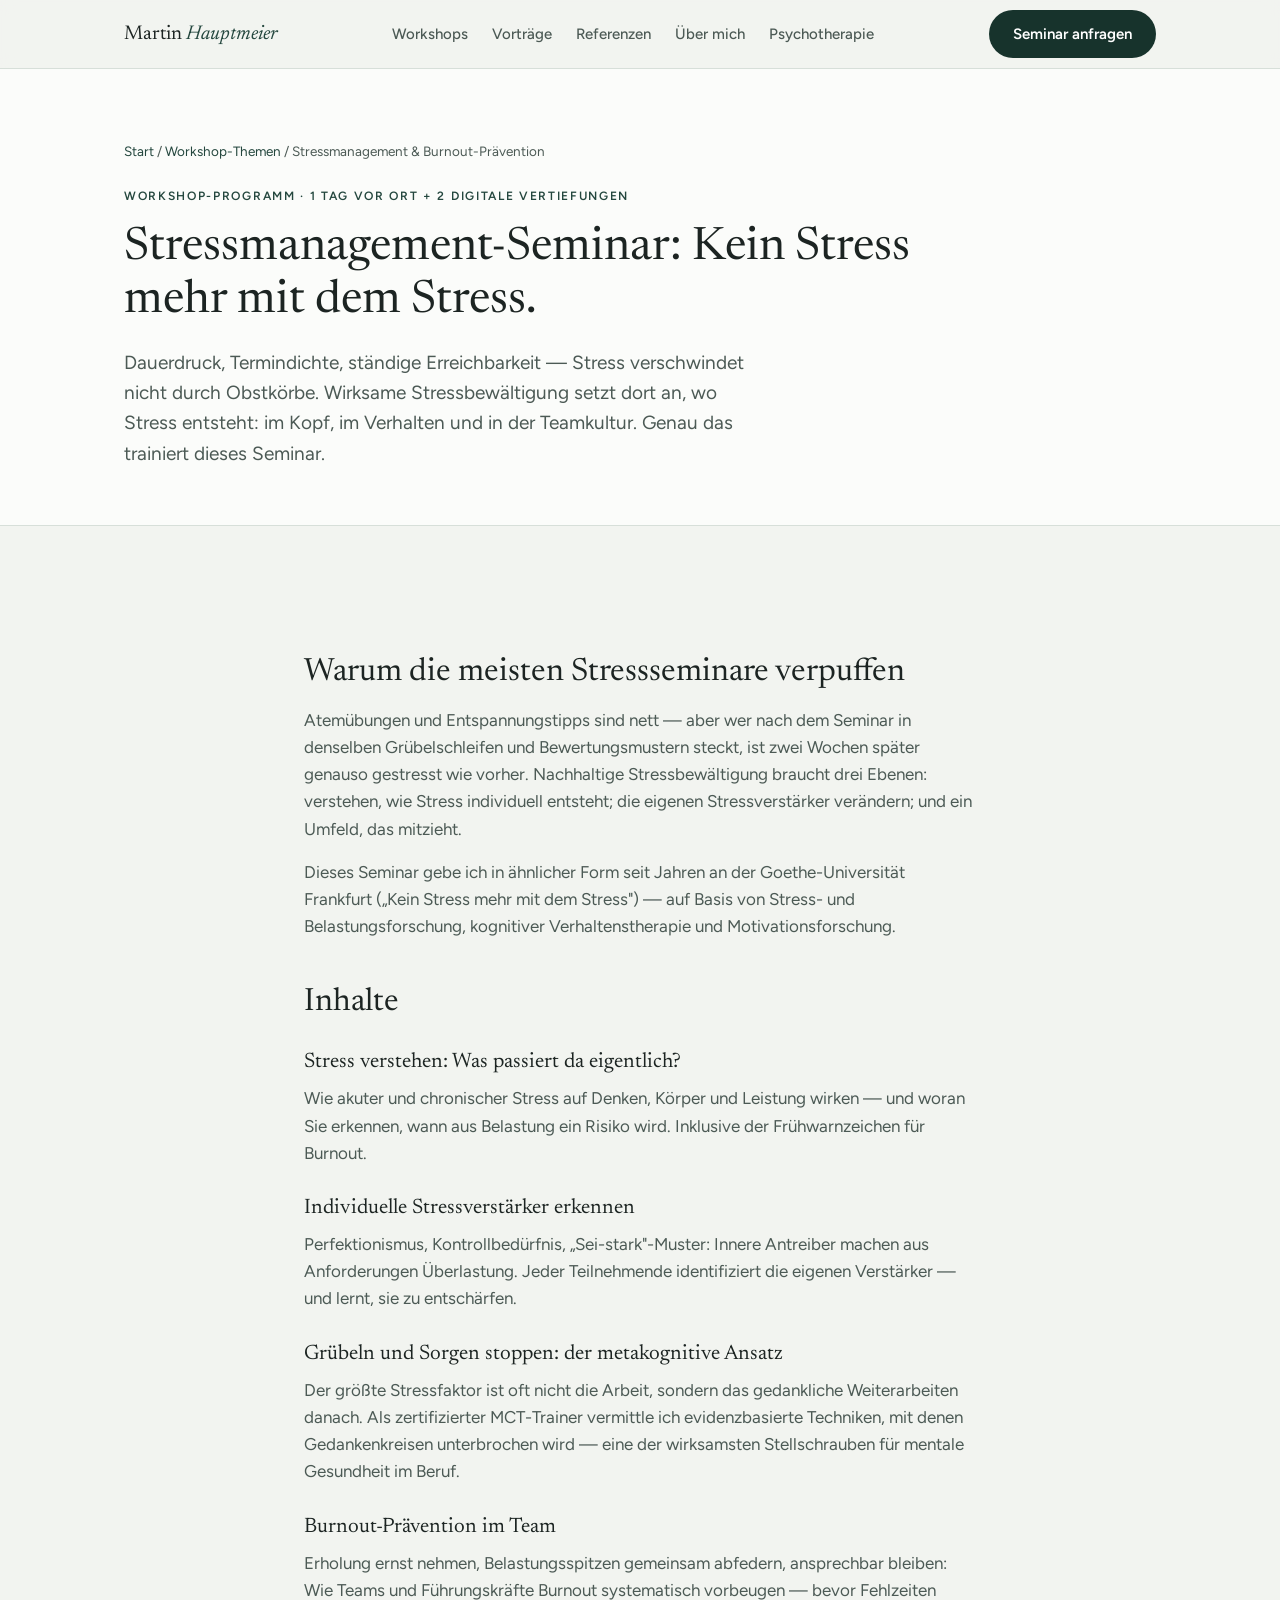
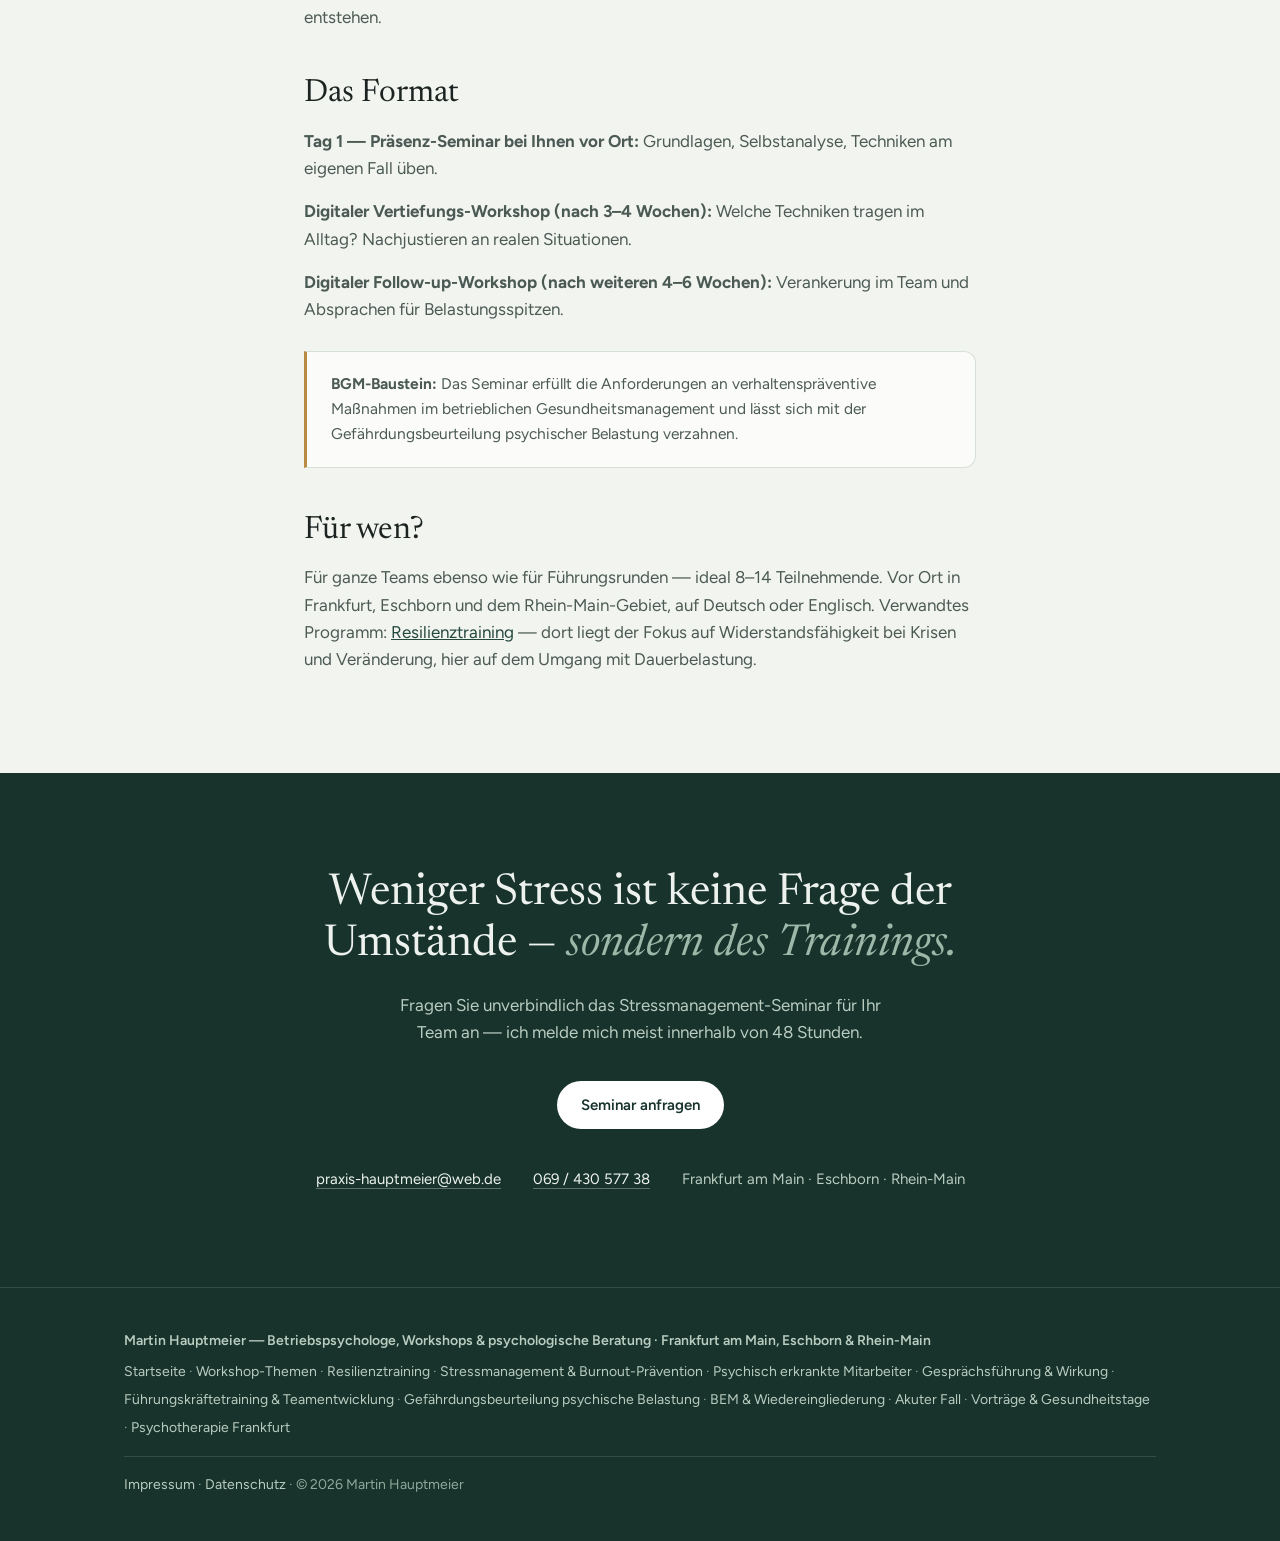
<file: stressmanagement-seminar-frankfurt.html>
<!DOCTYPE html>
<html lang="de">
<head>
<meta charset="UTF-8">
<meta name="viewport" content="width=device-width, initial-scale=1.0">
<title>Stressmanagement-Seminar & Burnout-Prävention für Unternehmen | Frankfurt & Eschborn – Martin Hauptmeier</title>
<meta name="description" content="Stressmanagement-Seminar und Burnout-Prävention für Mitarbeiter und Führungskräfte: Stressbewältigung, Grübeln stoppen, mentale Stärke — wissenschaftlich fundiert vom Diplom-Psychologen. 1 Tag vor Ort + 2 digitale Vertiefungen. Frankfurt & Eschborn.">
<link rel="preconnect" href="https://fonts.googleapis.com">
<link rel="preconnect" href="https://fonts.gstatic.com" crossorigin>
<link href="https://fonts.googleapis.com/css2?family=Newsreader:ital,opsz,wght@0,6..72,300..600;1,6..72,300..600&family=Figtree:wght@400;500;600;700&display=swap" rel="stylesheet">
<link rel="stylesheet" href="styles.css">
<script src="site.js" defer></script>
</head>
<body>
<header>
  <div class="wrap nav">
    <a class="logo" href="index.html">Martin <span>Hauptmeier</span></a>
    <nav aria-label="Hauptnavigation">
      <ul>
        <li><a href="workshops-psychische-gesundheit-fuehrungskraefte.html">Workshops</a></li>
        <li><a href="vortrag-psychische-gesundheit-gesundheitstag.html">Vorträge</a></li>
        <li><a href="index.html#referenzen">Referenzen</a></li>
        <li><a href="index.html#ueber">Über mich</a></li>
        <li><a href="psychotherapie-frankfurt-nordend.html">Psychotherapie</a></li>
      </ul>
    </nav>
    <a class="btn" href="#kontakt">Seminar anfragen</a>
  </div>
</header>
<div class="sub-hero">
  <div class="wrap">
    <p class="crumb"><a href="index.html">Start</a> / <a href="workshops-psychische-gesundheit-fuehrungskraefte.html">Workshop-Themen</a> / Stressmanagement & Burnout-Prävention</p>
    <span class="eyebrow">Workshop-Programm · 1 Tag vor Ort + 2 digitale Vertiefungen</span>
    <h1>Stressmanagement-Seminar: Kein Stress mehr mit dem Stress.</h1>
    <p class="lead">Dauerdruck, Termindichte, ständige Erreichbarkeit — Stress verschwindet nicht durch Obstkörbe. Wirksame Stressbewältigung setzt dort an, wo Stress entsteht: im Kopf, im Verhalten und in der Teamkultur. Genau das trainiert dieses Seminar.</p>
  </div>
</div>
<section>
  <div class="wrap content">
    <h2>Warum die meisten Stressseminare verpuffen</h2>
    <p>Atemübungen und Entspannungstipps sind nett — aber wer nach dem Seminar in denselben Grübelschleifen und Bewertungsmustern steckt, ist zwei Wochen später genauso gestresst wie vorher. Nachhaltige Stressbewältigung braucht drei Ebenen: verstehen, wie Stress individuell entsteht; die eigenen Stressverstärker verändern; und ein Umfeld, das mitzieht.</p>
    <p>Dieses Seminar gebe ich in ähnlicher Form seit Jahren an der Goethe-Universität Frankfurt („Kein Stress mehr mit dem Stress") — auf Basis von Stress- und Belastungsforschung, kognitiver Verhaltenstherapie und Motivationsforschung.</p>
    <h2>Inhalte</h2>
    <h3>Stress verstehen: Was passiert da eigentlich?</h3>
    <p>Wie akuter und chronischer Stress auf Denken, Körper und Leistung wirken — und woran Sie erkennen, wann aus Belastung ein Risiko wird. Inklusive der Frühwarnzeichen für Burnout.</p>
    <h3>Individuelle Stressverstärker erkennen</h3>
    <p>Perfektionismus, Kontrollbedürfnis, „Sei-stark"-Muster: Innere Antreiber machen aus Anforderungen Überlastung. Jeder Teilnehmende identifiziert die eigenen Verstärker — und lernt, sie zu entschärfen.</p>
    <h3>Grübeln und Sorgen stoppen: der metakognitive Ansatz</h3>
    <p>Der größte Stressfaktor ist oft nicht die Arbeit, sondern das gedankliche Weiterarbeiten danach. Als zertifizierter MCT-Trainer vermittle ich evidenzbasierte Techniken, mit denen Gedankenkreisen unterbrochen wird — eine der wirksamsten Stellschrauben für mentale Gesundheit im Beruf.</p>
    <h3>Burnout-Prävention im Team</h3>
    <p>Erholung ernst nehmen, Belastungsspitzen gemeinsam abfedern, ansprechbar bleiben: Wie Teams und Führungskräfte Burnout systematisch vorbeugen — bevor Fehlzeiten entstehen.</p>
    <h2>Das Format</h2>
    <p><strong>Tag 1 — Präsenz-Seminar bei Ihnen vor Ort:</strong> Grundlagen, Selbstanalyse, Techniken am eigenen Fall üben.</p>
    <p><strong>Digitaler Vertiefungs-Workshop (nach 3–4 Wochen):</strong> Welche Techniken tragen im Alltag? Nachjustieren an realen Situationen.</p>
    <p><strong>Digitaler Follow-up-Workshop (nach weiteren 4–6 Wochen):</strong> Verankerung im Team und Absprachen für Belastungsspitzen.</p>
    <div class="hinweis"><strong>BGM-Baustein:</strong> Das Seminar erfüllt die Anforderungen an verhaltenspräventive Maßnahmen im betrieblichen Gesundheitsmanagement und lässt sich mit der Gefährdungsbeurteilung psychischer Belastung verzahnen.</div>
    <h2>Für wen?</h2>
    <p>Für ganze Teams ebenso wie für Führungsrunden — ideal 8–14 Teilnehmende. Vor Ort in Frankfurt, Eschborn und dem Rhein-Main-Gebiet, auf Deutsch oder Englisch. Verwandtes Programm: <a href="resilienztraining-unternehmen-frankfurt.html">Resilienztraining</a> — dort liegt der Fokus auf Widerstandsfähigkeit bei Krisen und Veränderung, hier auf dem Umgang mit Dauerbelastung.</p>
  </div>
</section>
<section class="kontakt" id="kontakt">
  <div class="wrap">
    <h2>Weniger Stress ist keine Frage der Umstände — <em>sondern des Trainings.</em></h2>
    <p>Fragen Sie unverbindlich das Stressmanagement-Seminar für Ihr Team an — ich melde mich meist innerhalb von 48 Stunden.</p>
    <a class="btn" href="mailto:praxis-hauptmeier@web.de">Seminar anfragen</a>
    <div class="info">
      <span><a href="mailto:praxis-hauptmeier@web.de">praxis-hauptmeier@web.de</a></span>
      <span><a href="tel:+496943057738">069 / 430 577 38</a></span>
      <span>Frankfurt am Main · Eschborn · Rhein-Main</span>
    </div>
  </div>
</section>
<footer>
  <div class="wrap">
    <p class="f-brand">Martin Hauptmeier — Betriebspsychologe, Workshops & psychologische Beratung · Frankfurt am Main, Eschborn & Rhein-Main</p>
    <p class="f-links"><a href="index.html">Startseite</a> · <a href="workshops-psychische-gesundheit-fuehrungskraefte.html">Workshop-Themen</a> · <a href="resilienztraining-unternehmen-frankfurt.html">Resilienztraining</a> · <a href="stressmanagement-seminar-frankfurt.html">Stressmanagement & Burnout-Prävention</a> · <a href="workshop-psychisch-erkrankte-mitarbeiter-frankfurt.html">Psychisch erkrankte Mitarbeiter</a> · <a href="gespraechsfuehrung-training-fuehrungskraefte.html">Gesprächsführung & Wirkung</a> · <a href="bem-wiedereingliederung-frankfurt.html">BEM & Wiedereingliederung</a> · <a href="akutberatung-psychische-erkrankung-arbeitsplatz.html">Akuter Fall</a> · <a href="vortrag-psychische-gesundheit-gesundheitstag.html">Vorträge & Gesundheitstage</a> · <a href="psychotherapie-frankfurt-nordend.html">Psychotherapie Frankfurt</a></p>
    <p class="f-links f-legal"><a href="impressum.html">Impressum</a> · <a href="datenschutz.html">Datenschutz</a> · © 2026 Martin Hauptmeier</p>
  </div>
</footer>
</body>
</html>
</file>
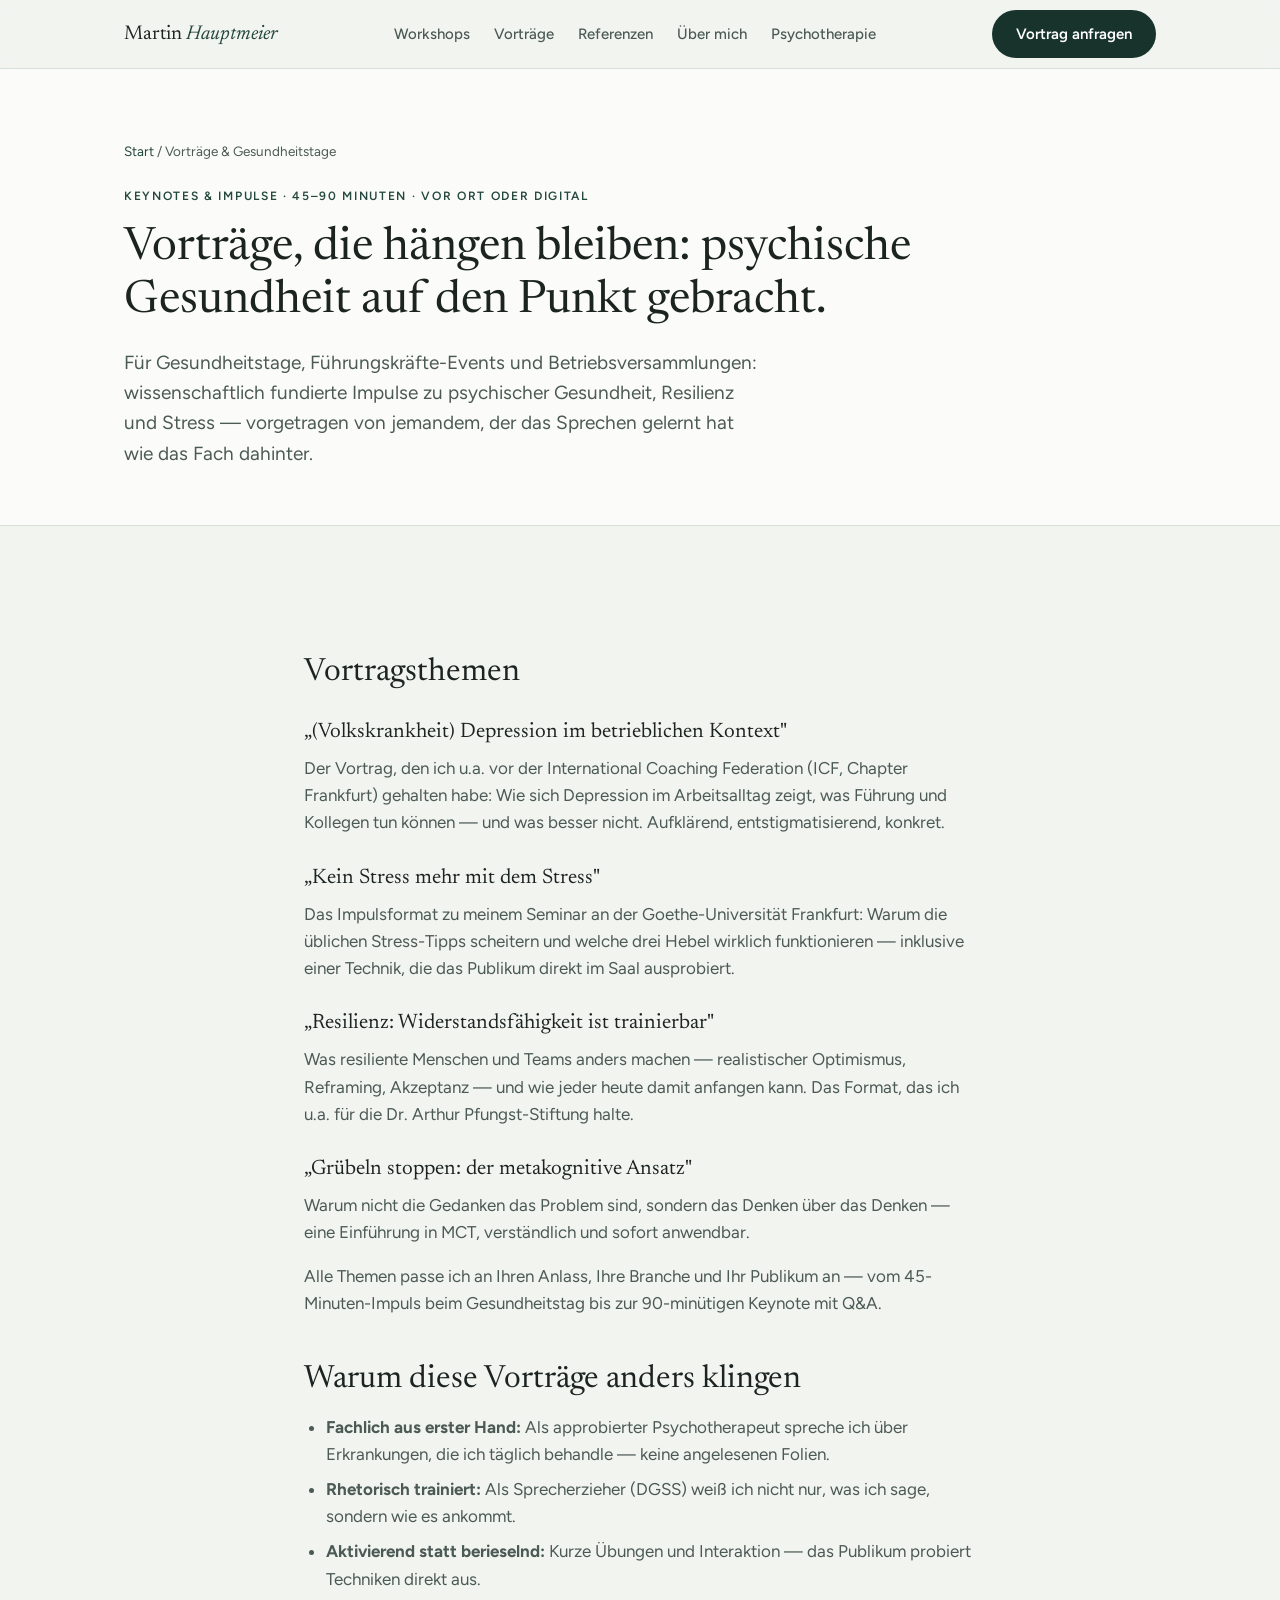
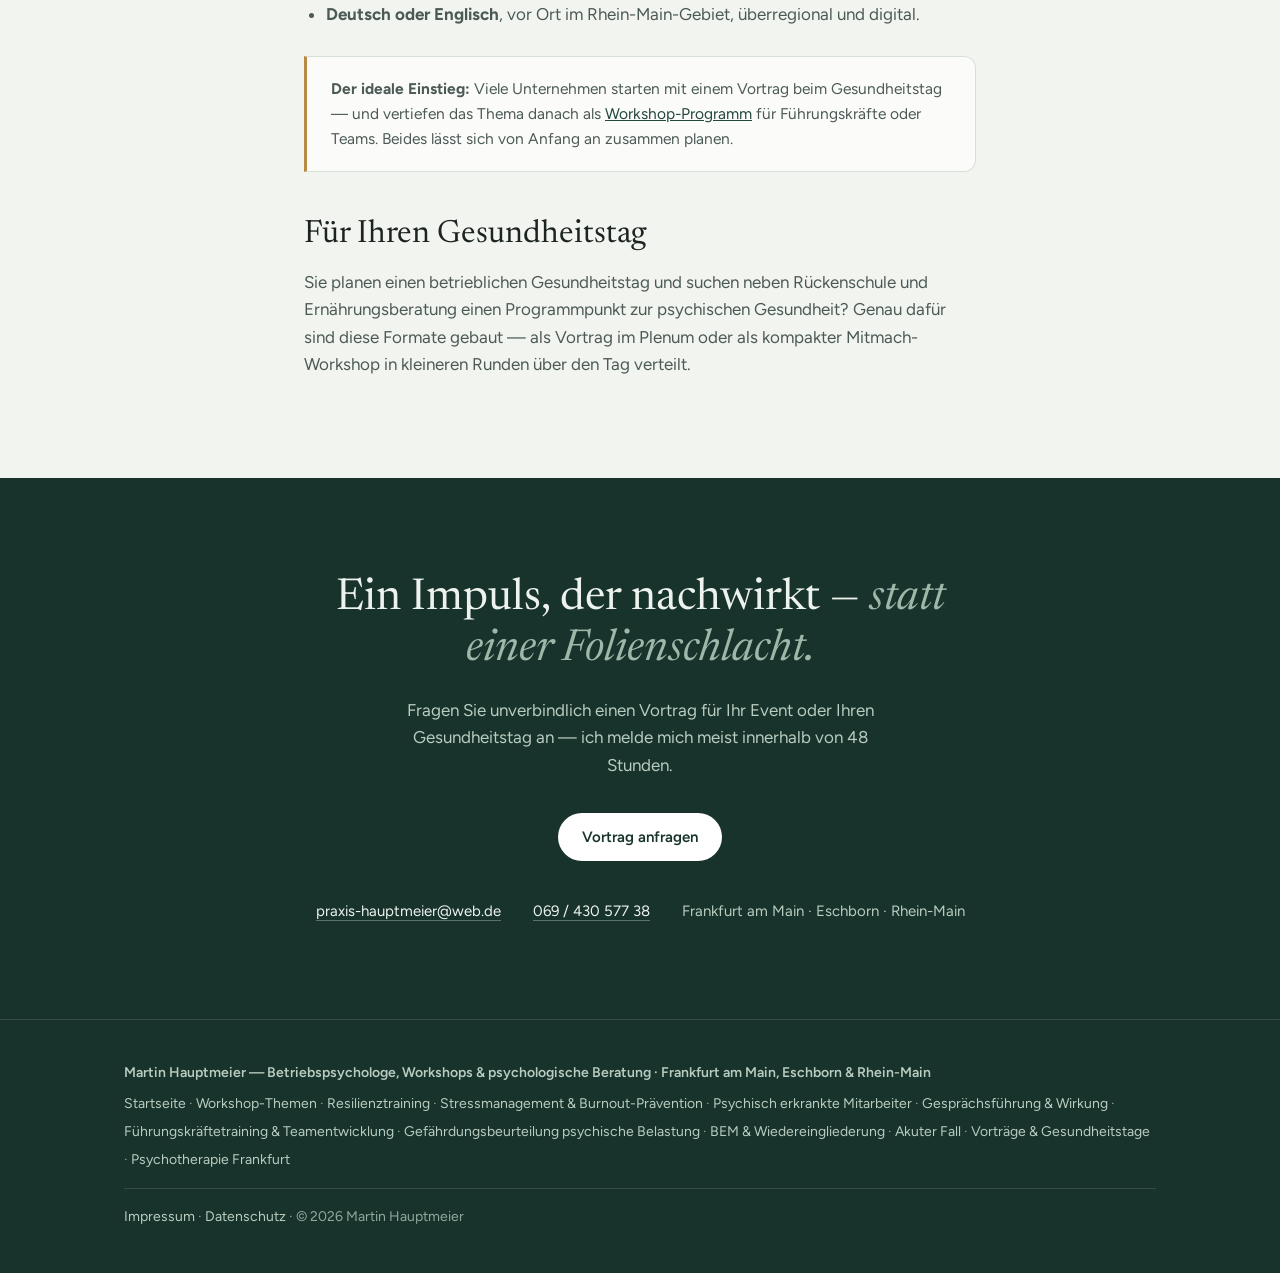
<file: vortrag-psychische-gesundheit-gesundheitstag.html>
<!DOCTYPE html>
<html lang="de">
<head>
<meta charset="UTF-8">
<meta name="viewport" content="width=device-width, initial-scale=1.0">
<title>Vortrag psychische Gesundheit & Gesundheitstag im Unternehmen | Speaker Frankfurt – Martin Hauptmeier</title>
<meta name="description" content="Vorträge und Impulse für Gesundheitstage und Führungskräfte-Events: psychische Gesundheit, Depression im betrieblichen Kontext, Resilienz und Stress. Diplom-Psychologe und erfahrener Speaker, Frankfurt & Rhein-Main.">
<link rel="preconnect" href="https://fonts.googleapis.com">
<link rel="preconnect" href="https://fonts.gstatic.com" crossorigin>
<link href="https://fonts.googleapis.com/css2?family=Newsreader:ital,opsz,wght@0,6..72,300..600;1,6..72,300..600&family=Figtree:wght@400;500;600;700&display=swap" rel="stylesheet">
<link rel="stylesheet" href="styles.css">
<script src="site.js" defer></script>
</head>
<body>
<header>
  <div class="wrap nav">
    <a class="logo" href="index.html">Martin <span>Hauptmeier</span></a>
    <nav aria-label="Hauptnavigation">
      <ul>
        <li><a href="workshops-psychische-gesundheit-fuehrungskraefte.html">Workshops</a></li>
        <li><a href="vortrag-psychische-gesundheit-gesundheitstag.html">Vorträge</a></li>
        <li><a href="index.html#referenzen">Referenzen</a></li>
        <li><a href="index.html#ueber">Über mich</a></li>
        <li><a href="psychotherapie-frankfurt-nordend.html">Psychotherapie</a></li>
      </ul>
    </nav>
    <a class="btn" href="#kontakt">Vortrag anfragen</a>
  </div>
</header>
<div class="sub-hero">
  <div class="wrap">
    <p class="crumb"><a href="index.html">Start</a> / Vorträge & Gesundheitstage</p>
    <span class="eyebrow">Keynotes & Impulse · 45–90 Minuten · vor Ort oder digital</span>
    <h1>Vorträge, die hängen bleiben: psychische Gesundheit auf den Punkt gebracht.</h1>
    <p class="lead">Für Gesundheitstage, Führungskräfte-Events und Betriebsversammlungen: wissenschaftlich fundierte Impulse zu psychischer Gesundheit, Resilienz und Stress — vorgetragen von jemandem, der das Sprechen gelernt hat wie das Fach dahinter.</p>
  </div>
</div>
<section>
  <div class="wrap content">
    <h2>Vortragsthemen</h2>
    <h3>„(Volkskrankheit) Depression im betrieblichen Kontext"</h3>
    <p>Der Vortrag, den ich u.a. vor der International Coaching Federation (ICF, Chapter Frankfurt) gehalten habe: Wie sich Depression im Arbeitsalltag zeigt, was Führung und Kollegen tun können — und was besser nicht. Aufklärend, entstigmatisierend, konkret.</p>
    <h3>„Kein Stress mehr mit dem Stress"</h3>
    <p>Das Impulsformat zu meinem Seminar an der Goethe-Universität Frankfurt: Warum die üblichen Stress-Tipps scheitern und welche drei Hebel wirklich funktionieren — inklusive einer Technik, die das Publikum direkt im Saal ausprobiert.</p>
    <h3>„Resilienz: Widerstandsfähigkeit ist trainierbar"</h3>
    <p>Was resiliente Menschen und Teams anders machen — realistischer Optimismus, Reframing, Akzeptanz — und wie jeder heute damit anfangen kann. Das Format, das ich u.a. für die Dr. Arthur Pfungst-Stiftung halte.</p>
    <h3>„Grübeln stoppen: der metakognitive Ansatz"</h3>
    <p>Warum nicht die Gedanken das Problem sind, sondern das Denken über das Denken — eine Einführung in MCT, verständlich und sofort anwendbar.</p>
    <p>Alle Themen passe ich an Ihren Anlass, Ihre Branche und Ihr Publikum an — vom 45-Minuten-Impuls beim Gesundheitstag bis zur 90-minütigen Keynote mit Q&A.</p>
    <h2>Warum diese Vorträge anders klingen</h2>
    <ul>
      <li><strong>Fachlich aus erster Hand:</strong> Als approbierter Psychotherapeut spreche ich über Erkrankungen, die ich täglich behandle — keine angelesenen Folien.</li>
      <li><strong>Rhetorisch trainiert:</strong> Als Sprecherzieher (DGSS) weiß ich nicht nur, was ich sage, sondern wie es ankommt.</li>
      <li><strong>Aktivierend statt berieselnd:</strong> Kurze Übungen und Interaktion — das Publikum probiert Techniken direkt aus.</li>
      <li><strong>Deutsch oder Englisch</strong>, vor Ort im Rhein-Main-Gebiet, überregional und digital.</li>
    </ul>
    <div class="hinweis"><strong>Der ideale Einstieg:</strong> Viele Unternehmen starten mit einem Vortrag beim Gesundheitstag — und vertiefen das Thema danach als <a href="workshops-psychische-gesundheit-fuehrungskraefte.html">Workshop-Programm</a> für Führungskräfte oder Teams. Beides lässt sich von Anfang an zusammen planen.</div>
    <h2>Für Ihren Gesundheitstag</h2>
    <p>Sie planen einen betrieblichen Gesundheitstag und suchen neben Rückenschule und Ernährungsberatung einen Programmpunkt zur psychischen Gesundheit? Genau dafür sind diese Formate gebaut — als Vortrag im Plenum oder als kompakter Mitmach-Workshop in kleineren Runden über den Tag verteilt.</p>
  </div>
</section>
<section class="kontakt" id="kontakt">
  <div class="wrap">
    <h2>Ein Impuls, der nachwirkt — <em>statt einer Folienschlacht.</em></h2>
    <p>Fragen Sie unverbindlich einen Vortrag für Ihr Event oder Ihren Gesundheitstag an — ich melde mich meist innerhalb von 48 Stunden.</p>
    <a class="btn" href="mailto:praxis-hauptmeier@web.de">Vortrag anfragen</a>
    <div class="info">
      <span><a href="mailto:praxis-hauptmeier@web.de">praxis-hauptmeier@web.de</a></span>
      <span><a href="tel:+496943057738">069 / 430 577 38</a></span>
      <span>Frankfurt am Main · Eschborn · Rhein-Main</span>
    </div>
  </div>
</section>
<footer>
  <div class="wrap">
    <p class="f-brand">Martin Hauptmeier — Betriebspsychologe, Workshops & psychologische Beratung · Frankfurt am Main, Eschborn & Rhein-Main</p>
    <p class="f-links"><a href="index.html">Startseite</a> · <a href="workshops-psychische-gesundheit-fuehrungskraefte.html">Workshop-Themen</a> · <a href="resilienztraining-unternehmen-frankfurt.html">Resilienztraining</a> · <a href="stressmanagement-seminar-frankfurt.html">Stressmanagement & Burnout-Prävention</a> · <a href="workshop-psychisch-erkrankte-mitarbeiter-frankfurt.html">Psychisch erkrankte Mitarbeiter</a> · <a href="gespraechsfuehrung-training-fuehrungskraefte.html">Gesprächsführung & Wirkung</a> · <a href="bem-wiedereingliederung-frankfurt.html">BEM & Wiedereingliederung</a> · <a href="akutberatung-psychische-erkrankung-arbeitsplatz.html">Akuter Fall</a> · <a href="vortrag-psychische-gesundheit-gesundheitstag.html">Vorträge & Gesundheitstage</a> · <a href="psychotherapie-frankfurt-nordend.html">Psychotherapie Frankfurt</a></p>
    <p class="f-links f-legal"><a href="impressum.html">Impressum</a> · <a href="datenschutz.html">Datenschutz</a> · © 2026 Martin Hauptmeier</p>
  </div>
</footer>
</body>
</html>
</file>
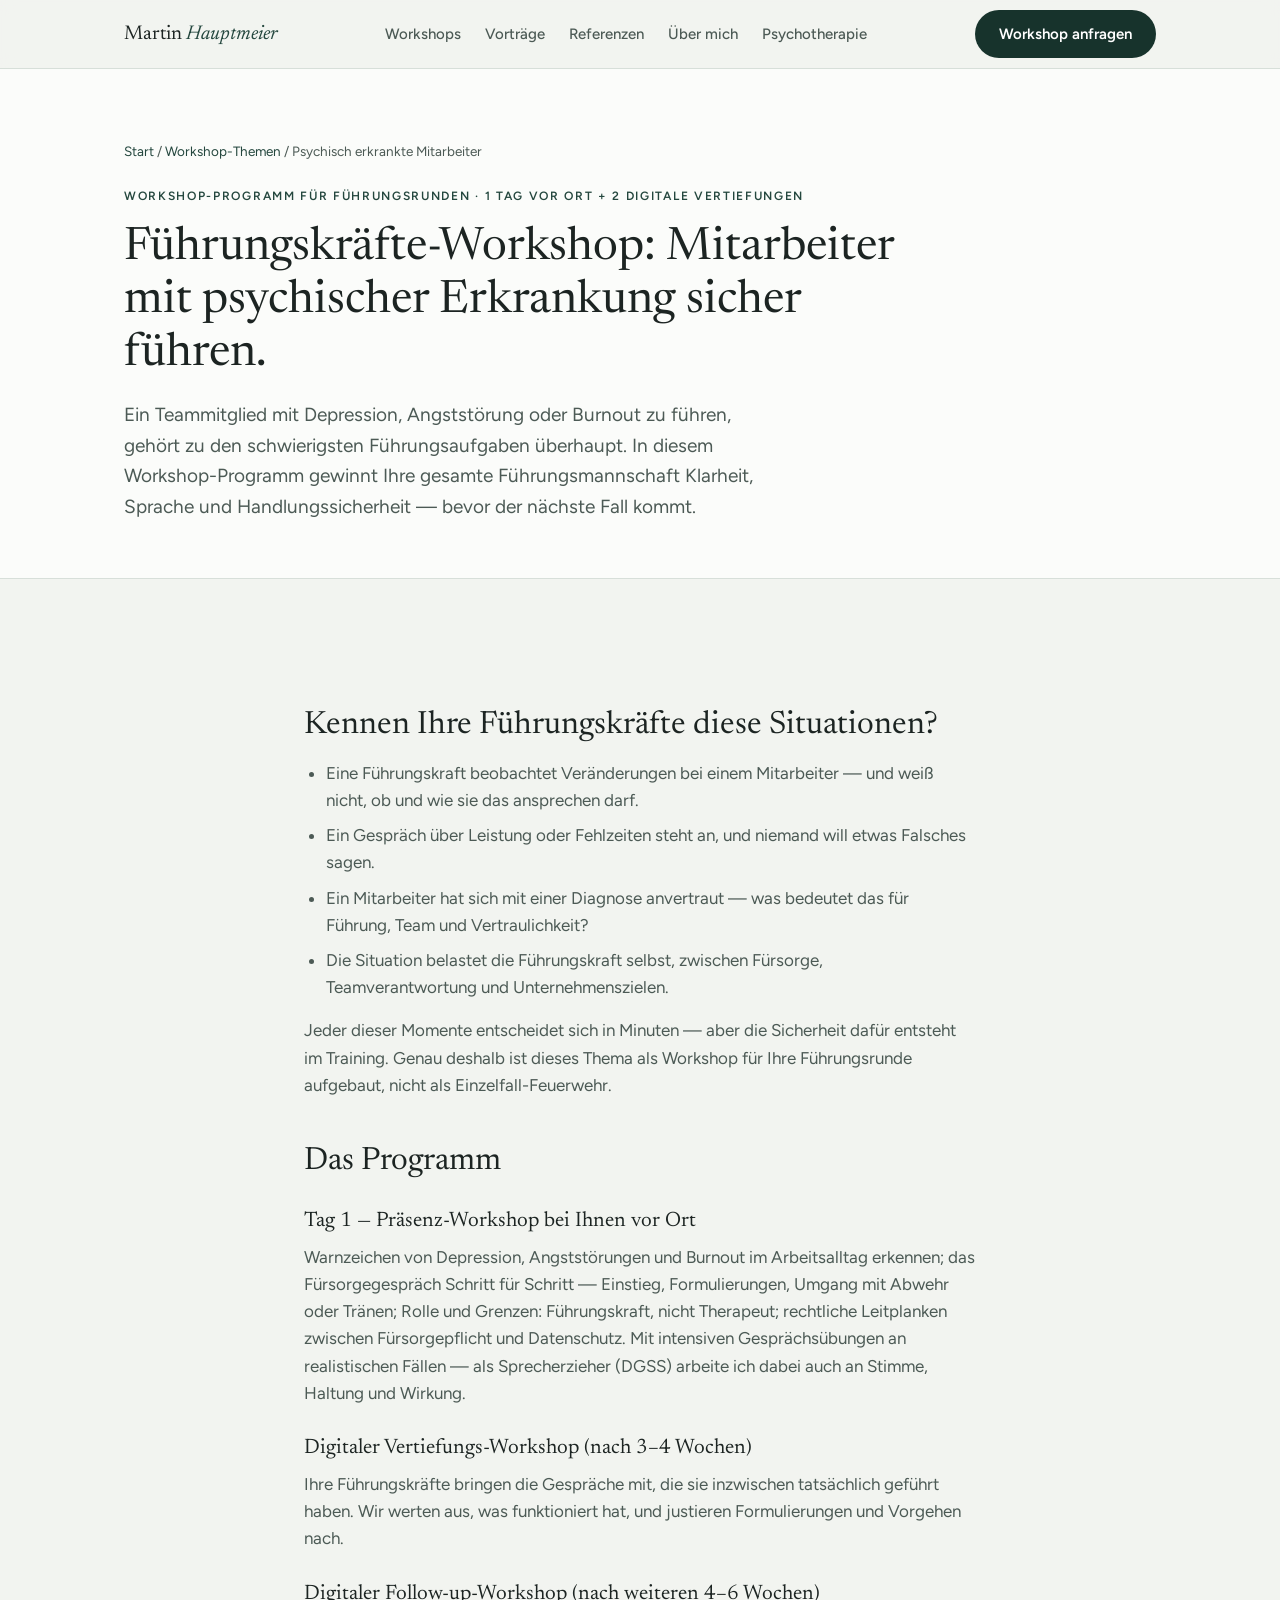
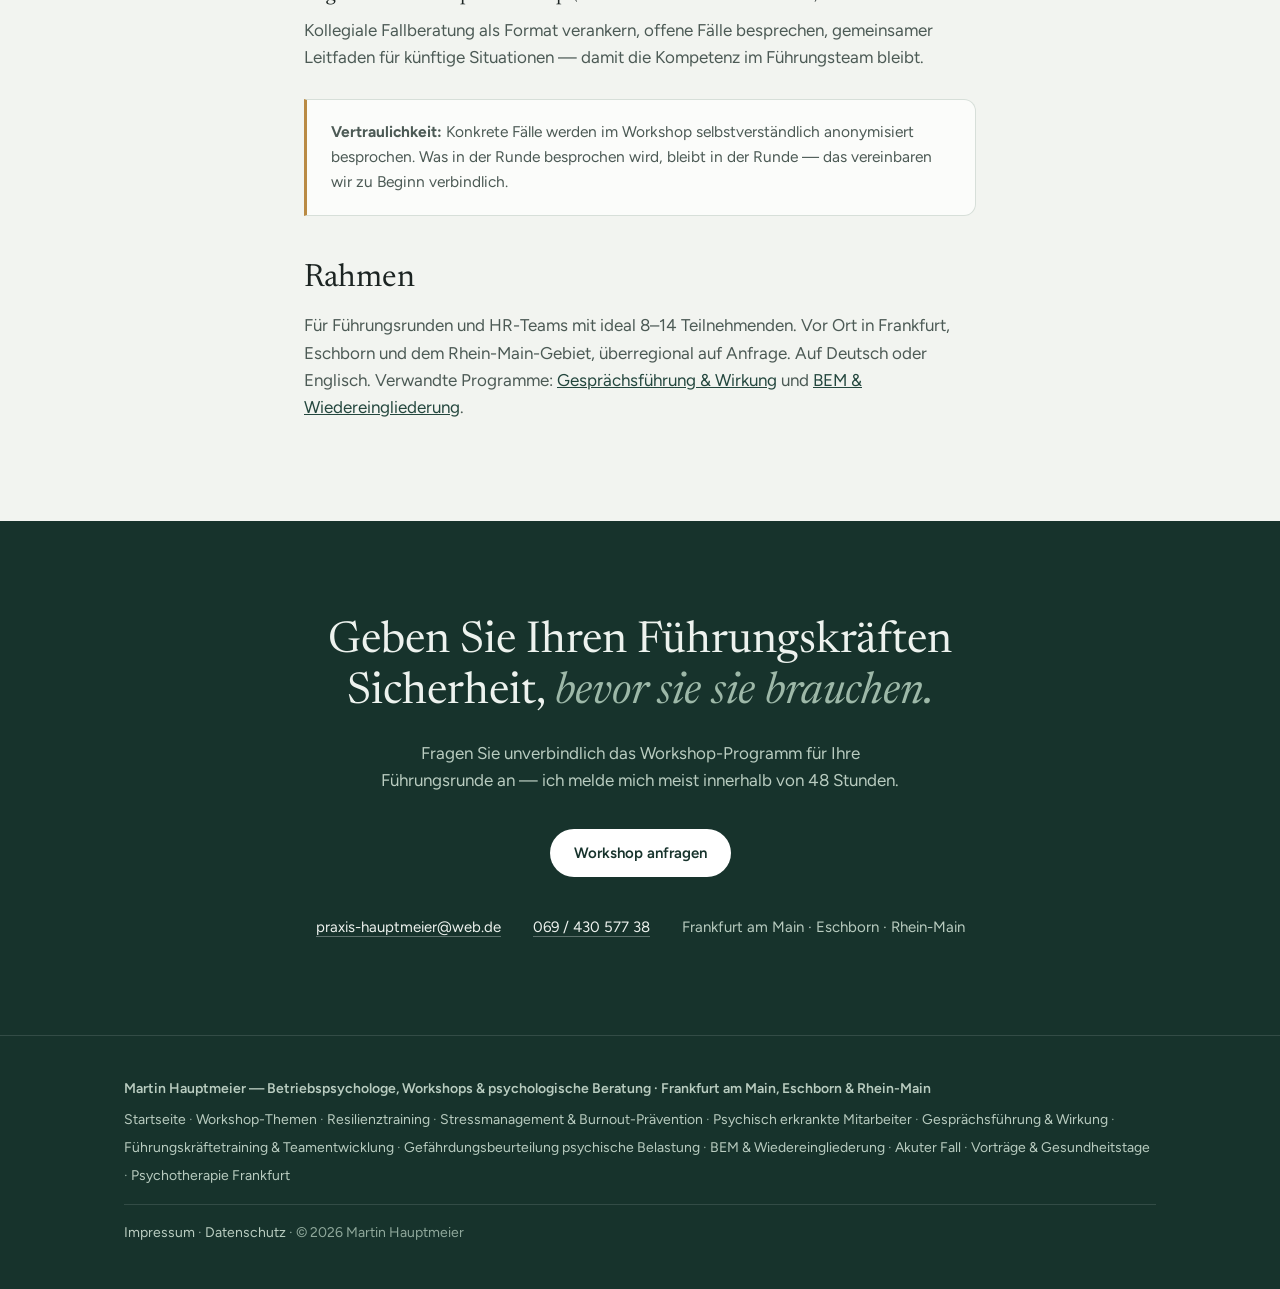
<file: workshop-psychisch-erkrankte-mitarbeiter-frankfurt.html>
<!DOCTYPE html>
<html lang="de">
<head>
<meta charset="UTF-8">
<meta name="viewport" content="width=device-width, initial-scale=1.0">
<title>Workshop: Psychisch erkrankte Mitarbeiter führen | Führungskräfte-Training Frankfurt & Eschborn – Martin Hauptmeier</title>
<meta name="description" content="Workshop für Führungskräfte: Mitarbeiter mit Depression oder Burnout sicher führen — Warnzeichen erkennen, Gespräche üben, Fürsorgepflicht verstehen. 1 Tag vor Ort + 2 digitale Vertiefungen. Frankfurt & Eschborn.">
<link rel="preconnect" href="https://fonts.googleapis.com">
<link rel="preconnect" href="https://fonts.gstatic.com" crossorigin>
<link href="https://fonts.googleapis.com/css2?family=Newsreader:ital,opsz,wght@0,6..72,300..600;1,6..72,300..600&family=Figtree:wght@400;500;600;700&display=swap" rel="stylesheet">
<link rel="stylesheet" href="styles.css">
<script src="site.js" defer></script>
</head>
<body>
<header>
  <div class="wrap nav">
    <a class="logo" href="index.html">Martin <span>Hauptmeier</span></a>
    <nav aria-label="Hauptnavigation">
      <ul>
        <li><a href="workshops-psychische-gesundheit-fuehrungskraefte.html">Workshops</a></li>
        <li><a href="vortrag-psychische-gesundheit-gesundheitstag.html">Vorträge</a></li>
        <li><a href="index.html#referenzen">Referenzen</a></li>
        <li><a href="index.html#ueber">Über mich</a></li>
        <li><a href="psychotherapie-frankfurt-nordend.html">Psychotherapie</a></li>
      </ul>
    </nav>
    <a class="btn" href="#kontakt">Workshop anfragen</a>
  </div>
</header>
<div class="sub-hero">
  <div class="wrap">
    <p class="crumb"><a href="index.html">Start</a> / <a href="workshops-psychische-gesundheit-fuehrungskraefte.html">Workshop-Themen</a> / Psychisch erkrankte Mitarbeiter</p>
    <span class="eyebrow">Workshop-Programm für Führungsrunden · 1 Tag vor Ort + 2 digitale Vertiefungen</span>
    <h1>Führungskräfte-Workshop: Mitarbeiter mit psychischer Erkrankung sicher führen.</h1>
    <p class="lead">Ein Teammitglied mit Depression, Angststörung oder Burnout zu führen, gehört zu den schwierigsten Führungsaufgaben überhaupt. In diesem Workshop-Programm gewinnt Ihre gesamte Führungsmannschaft Klarheit, Sprache und Handlungssicherheit — bevor der nächste Fall kommt.</p>
  </div>
</div>
<section>
  <div class="wrap content">
    <h2>Kennen Ihre Führungskräfte diese Situationen?</h2>
    <ul>
      <li>Eine Führungskraft beobachtet Veränderungen bei einem Mitarbeiter — und weiß nicht, ob und wie sie das ansprechen darf.</li>
      <li>Ein Gespräch über Leistung oder Fehlzeiten steht an, und niemand will etwas Falsches sagen.</li>
      <li>Ein Mitarbeiter hat sich mit einer Diagnose anvertraut — was bedeutet das für Führung, Team und Vertraulichkeit?</li>
      <li>Die Situation belastet die Führungskraft selbst, zwischen Fürsorge, Teamverantwortung und Unternehmenszielen.</li>
    </ul>
    <p>Jeder dieser Momente entscheidet sich in Minuten — aber die Sicherheit dafür entsteht im Training. Genau deshalb ist dieses Thema als Workshop für Ihre Führungsrunde aufgebaut, nicht als Einzelfall-Feuerwehr.</p>
    <h2>Das Programm</h2>
    <h3>Tag 1 — Präsenz-Workshop bei Ihnen vor Ort</h3>
    <p>Warnzeichen von Depression, Angststörungen und Burnout im Arbeitsalltag erkennen; das Fürsorgegespräch Schritt für Schritt — Einstieg, Formulierungen, Umgang mit Abwehr oder Tränen; Rolle und Grenzen: Führungskraft, nicht Therapeut; rechtliche Leitplanken zwischen Fürsorgepflicht und Datenschutz. Mit intensiven Gesprächsübungen an realistischen Fällen — als Sprecherzieher (DGSS) arbeite ich dabei auch an Stimme, Haltung und Wirkung.</p>
    <h3>Digitaler Vertiefungs-Workshop (nach 3–4 Wochen)</h3>
    <p>Ihre Führungskräfte bringen die Gespräche mit, die sie inzwischen tatsächlich geführt haben. Wir werten aus, was funktioniert hat, und justieren Formulierungen und Vorgehen nach.</p>
    <h3>Digitaler Follow-up-Workshop (nach weiteren 4–6 Wochen)</h3>
    <p>Kollegiale Fallberatung als Format verankern, offene Fälle besprechen, gemeinsamer Leitfaden für künftige Situationen — damit die Kompetenz im Führungsteam bleibt.</p>
    <div class="hinweis"><strong>Vertraulichkeit:</strong> Konkrete Fälle werden im Workshop selbstverständlich anonymisiert besprochen. Was in der Runde besprochen wird, bleibt in der Runde — das vereinbaren wir zu Beginn verbindlich.</div>
    <h2>Rahmen</h2>
    <p>Für Führungsrunden und HR-Teams mit ideal 8–14 Teilnehmenden. Vor Ort in Frankfurt, Eschborn und dem Rhein-Main-Gebiet, überregional auf Anfrage. Auf Deutsch oder Englisch. Verwandte Programme: <a href="gespraechsfuehrung-training-fuehrungskraefte.html">Gesprächsführung & Wirkung</a> und <a href="bem-wiedereingliederung-frankfurt.html">BEM & Wiedereingliederung</a>.</p>
  </div>
</section>
<section class="kontakt" id="kontakt">
  <div class="wrap">
    <h2>Geben Sie Ihren Führungskräften Sicherheit, <em>bevor sie sie brauchen.</em></h2>
    <p>Fragen Sie unverbindlich das Workshop-Programm für Ihre Führungsrunde an — ich melde mich meist innerhalb von 48 Stunden.</p>
    <a class="btn" href="mailto:praxis-hauptmeier@web.de">Workshop anfragen</a>
    <div class="info">
      <span><a href="mailto:praxis-hauptmeier@web.de">praxis-hauptmeier@web.de</a></span>
      <span><a href="tel:+496943057738">069 / 430 577 38</a></span>
      <span>Frankfurt am Main · Eschborn · Rhein-Main</span>
    </div>
  </div>
</section>
<footer>
  <div class="wrap">
    <p class="f-brand">Martin Hauptmeier — Betriebspsychologe, Workshops & psychologische Beratung · Frankfurt am Main, Eschborn & Rhein-Main</p>
    <p class="f-links"><a href="index.html">Startseite</a> · <a href="workshops-psychische-gesundheit-fuehrungskraefte.html">Workshop-Themen</a> · <a href="resilienztraining-unternehmen-frankfurt.html">Resilienztraining</a> · <a href="stressmanagement-seminar-frankfurt.html">Stressmanagement & Burnout-Prävention</a> · <a href="workshop-psychisch-erkrankte-mitarbeiter-frankfurt.html">Psychisch erkrankte Mitarbeiter</a> · <a href="gespraechsfuehrung-training-fuehrungskraefte.html">Gesprächsführung & Wirkung</a> · <a href="bem-wiedereingliederung-frankfurt.html">BEM & Wiedereingliederung</a> · <a href="akutberatung-psychische-erkrankung-arbeitsplatz.html">Akuter Fall</a> · <a href="vortrag-psychische-gesundheit-gesundheitstag.html">Vorträge & Gesundheitstage</a> · <a href="psychotherapie-frankfurt-nordend.html">Psychotherapie Frankfurt</a></p>
    <p class="f-links f-legal"><a href="impressum.html">Impressum</a> · <a href="datenschutz.html">Datenschutz</a> · © 2026 Martin Hauptmeier</p>
  </div>
</footer>
</body>
</html>
</file>
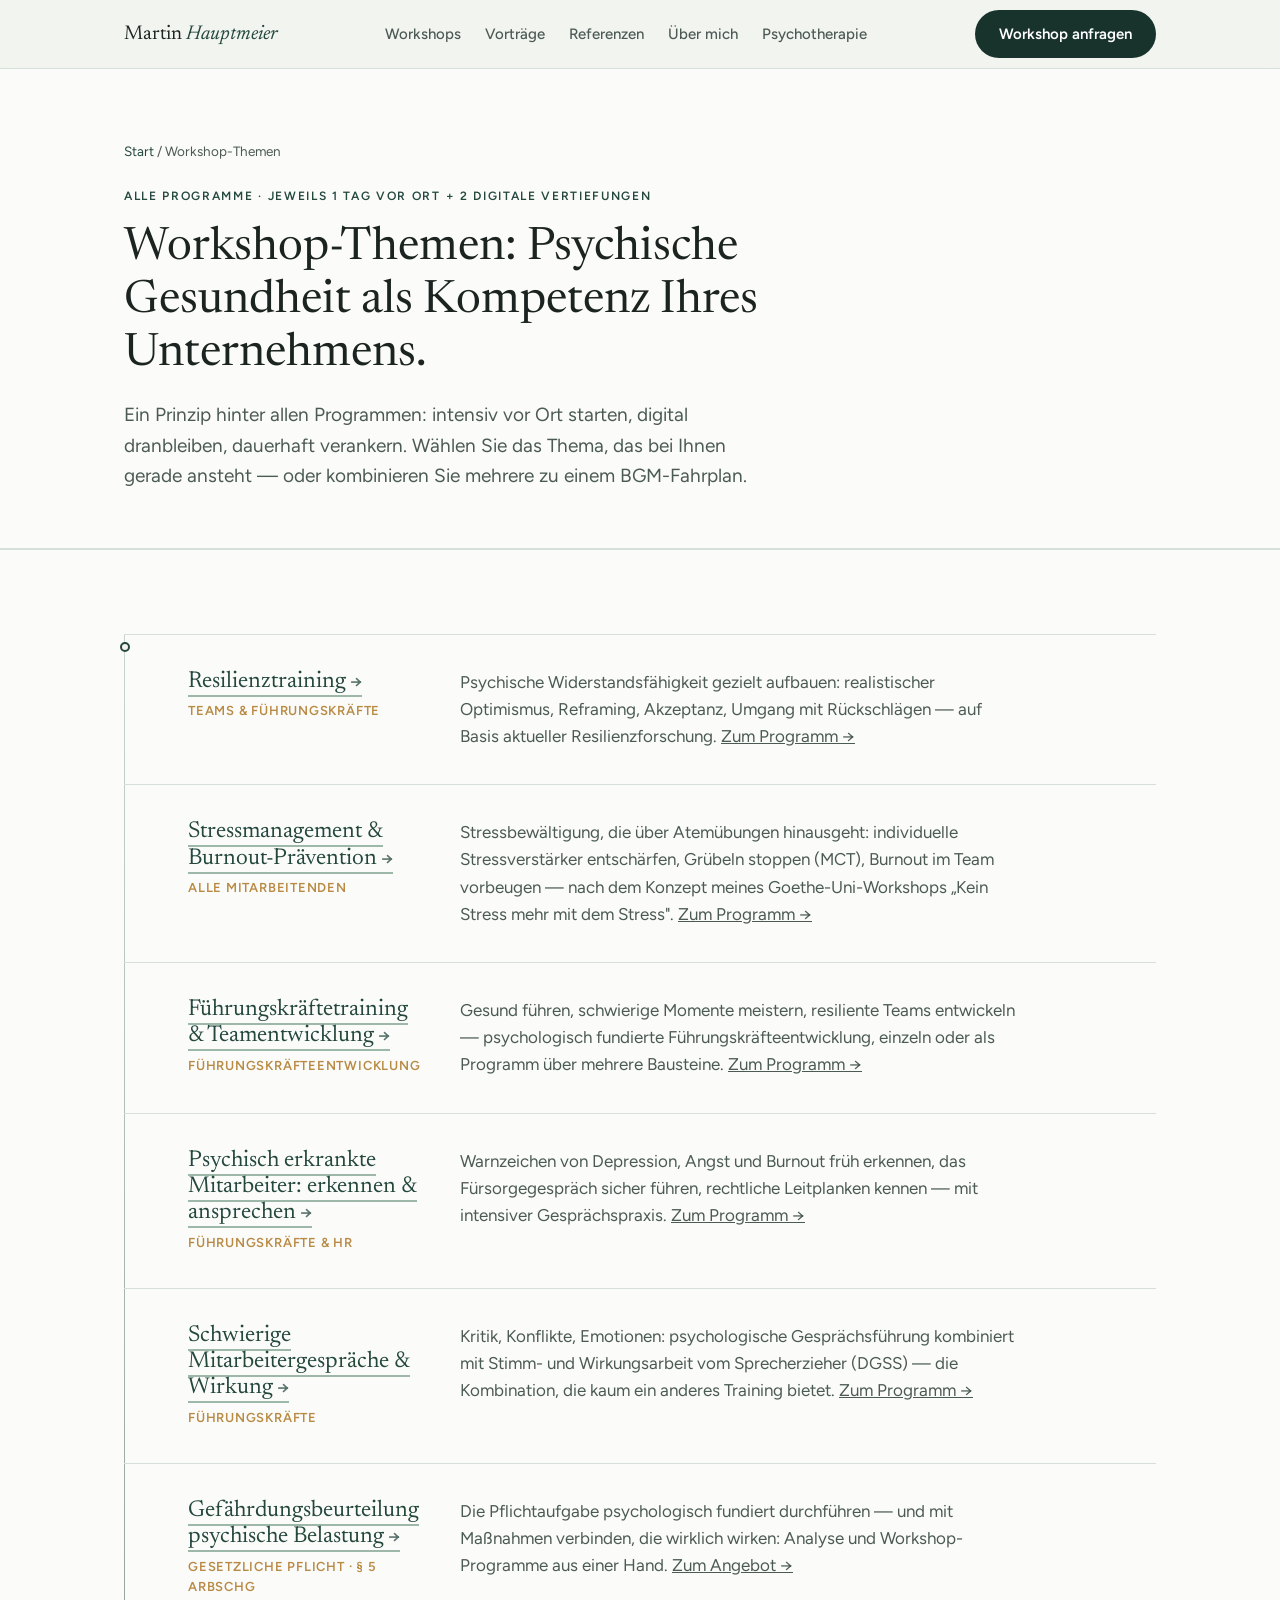
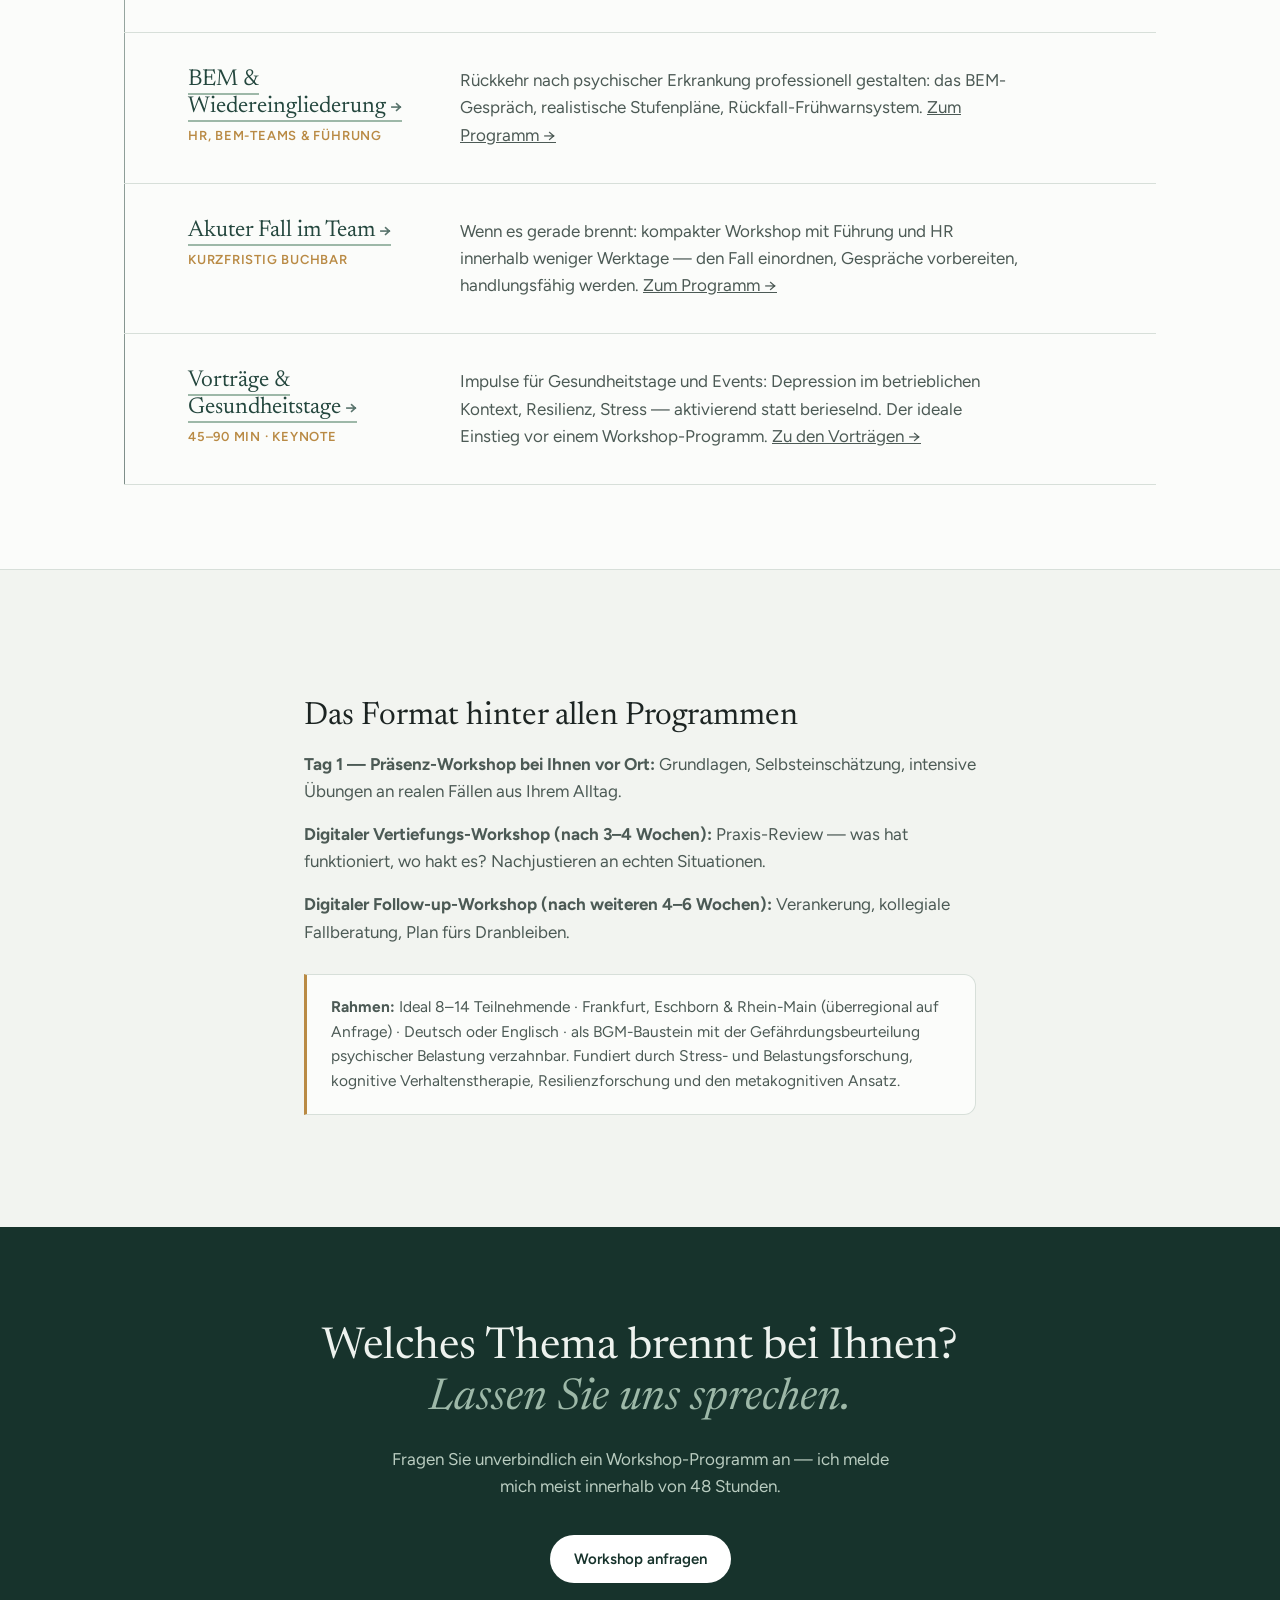
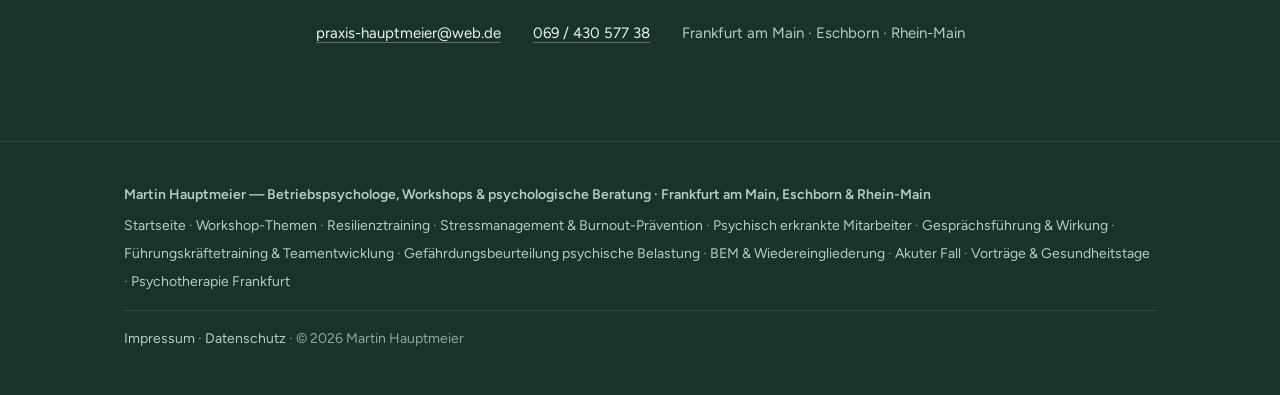
<file: workshops-psychische-gesundheit-fuehrungskraefte.html>
<!DOCTYPE html>
<html lang="de">
<head>
<meta charset="UTF-8">
<meta name="viewport" content="width=device-width, initial-scale=1.0">
<title>Workshop-Themen: Psychische Gesundheit, Resilienz & Stress im Unternehmen | Frankfurt & Eschborn – Martin Hauptmeier</title>
<meta name="description" content="Alle Workshop-Programme im Überblick: Resilienztraining, Stressmanagement, Führungskräftetraining, psychisch erkrankte Mitarbeiter führen, Gesprächsführung, BEM, Gefährdungsbeurteilung und Vorträge. Frankfurt, Eschborn, Rhein-Main.">
<link rel="preconnect" href="https://fonts.googleapis.com">
<link rel="preconnect" href="https://fonts.gstatic.com" crossorigin>
<link href="https://fonts.googleapis.com/css2?family=Newsreader:ital,opsz,wght@0,6..72,300..600;1,6..72,300..600&family=Figtree:wght@400;500;600;700&display=swap" rel="stylesheet">
<link rel="stylesheet" href="styles.css">
<script src="site.js" defer></script>
</head>
<body>
<header>
  <div class="wrap nav">
    <a class="logo" href="index.html">Martin <span>Hauptmeier</span></a>
    <nav aria-label="Hauptnavigation">
      <ul>
        <li><a href="workshops-psychische-gesundheit-fuehrungskraefte.html">Workshops</a></li>
        <li><a href="vortrag-psychische-gesundheit-gesundheitstag.html">Vorträge</a></li>
        <li><a href="index.html#referenzen">Referenzen</a></li>
        <li><a href="index.html#ueber">Über mich</a></li>
        <li><a href="psychotherapie-frankfurt-nordend.html">Psychotherapie</a></li>
      </ul>
    </nav>
    <a class="btn" href="#kontakt">Workshop anfragen</a>
  </div>
</header>
<div class="sub-hero">
  <div class="wrap">
    <p class="crumb"><a href="index.html">Start</a> / Workshop-Themen</p>
    <span class="eyebrow">Alle Programme · jeweils 1 Tag vor Ort + 2 digitale Vertiefungen</span>
    <h1>Workshop-Themen: Psychische Gesundheit als Kompetenz Ihres Unternehmens.</h1>
    <p class="lead">Ein Prinzip hinter allen Programmen: intensiv vor Ort starten, digital dranbleiben, dauerhaft verankern. Wählen Sie das Thema, das bei Ihnen gerade ansteht — oder kombinieren Sie mehrere zu einem BGM-Fahrplan.</p>
  </div>
</div>
<section class="leistungen-bg">
  <div class="wrap faden">
    <span class="knoten" style="top:8px"></span>
    <div class="leistung reveal">
      <div><h3><a href="resilienztraining-unternehmen-frankfurt.html">Resilienztraining</a></h3><p class="tag">Teams & Führungskräfte</p></div>
      <p>Psychische Widerstandsfähigkeit gezielt aufbauen: realistischer Optimismus, Reframing, Akzeptanz, Umgang mit Rückschlägen — auf Basis aktueller Resilienzforschung. <a href="resilienztraining-unternehmen-frankfurt.html">Zum Programm →</a></p>
    </div>
    <div class="leistung reveal">
      <div><h3><a href="stressmanagement-seminar-frankfurt.html">Stressmanagement & Burnout-Prävention</a></h3><p class="tag">Alle Mitarbeitenden</p></div>
      <p>Stressbewältigung, die über Atemübungen hinausgeht: individuelle Stressverstärker entschärfen, Grübeln stoppen (MCT), Burnout im Team vorbeugen — nach dem Konzept meines Goethe-Uni-Workshops „Kein Stress mehr mit dem Stress". <a href="stressmanagement-seminar-frankfurt.html">Zum Programm →</a></p>
    </div>
    <div class="leistung reveal">
      <div><h3><a href="fuehrungskraeftetraining-frankfurt.html">Führungskräftetraining & Teamentwicklung</a></h3><p class="tag">Führungskräfteentwicklung</p></div>
      <p>Gesund führen, schwierige Momente meistern, resiliente Teams entwickeln — psychologisch fundierte Führungskräfteentwicklung, einzeln oder als Programm über mehrere Bausteine. <a href="fuehrungskraeftetraining-frankfurt.html">Zum Programm →</a></p>
    </div>
    <div class="leistung reveal">
      <div><h3><a href="workshop-psychisch-erkrankte-mitarbeiter-frankfurt.html">Psychisch erkrankte Mitarbeiter: erkennen & ansprechen</a></h3><p class="tag">Führungskräfte & HR</p></div>
      <p>Warnzeichen von Depression, Angst und Burnout früh erkennen, das Fürsorgegespräch sicher führen, rechtliche Leitplanken kennen — mit intensiver Gesprächspraxis. <a href="workshop-psychisch-erkrankte-mitarbeiter-frankfurt.html">Zum Programm →</a></p>
    </div>
    <div class="leistung reveal">
      <div><h3><a href="gespraechsfuehrung-training-fuehrungskraefte.html">Schwierige Mitarbeitergespräche & Wirkung</a></h3><p class="tag">Führungskräfte</p></div>
      <p>Kritik, Konflikte, Emotionen: psychologische Gesprächsführung kombiniert mit Stimm- und Wirkungsarbeit vom Sprecherzieher (DGSS) — die Kombination, die kaum ein anderes Training bietet. <a href="gespraechsfuehrung-training-fuehrungskraefte.html">Zum Programm →</a></p>
    </div>
    <div class="leistung reveal">
      <div><h3><a href="gefaehrdungsbeurteilung-psychische-belastung.html">Gefährdungsbeurteilung psychische Belastung</a></h3><p class="tag">Gesetzliche Pflicht · § 5 ArbSchG</p></div>
      <p>Die Pflichtaufgabe psychologisch fundiert durchführen — und mit Maßnahmen verbinden, die wirklich wirken: Analyse und Workshop-Programme aus einer Hand. <a href="gefaehrdungsbeurteilung-psychische-belastung.html">Zum Angebot →</a></p>
    </div>
    <div class="leistung reveal">
      <div><h3><a href="bem-wiedereingliederung-frankfurt.html">BEM & Wiedereingliederung</a></h3><p class="tag">HR, BEM-Teams & Führung</p></div>
      <p>Rückkehr nach psychischer Erkrankung professionell gestalten: das BEM-Gespräch, realistische Stufenpläne, Rückfall-Frühwarnsystem. <a href="bem-wiedereingliederung-frankfurt.html">Zum Programm →</a></p>
    </div>
    <div class="leistung reveal">
      <div><h3><a href="akutberatung-psychische-erkrankung-arbeitsplatz.html">Akuter Fall im Team</a></h3><p class="tag">Kurzfristig buchbar</p></div>
      <p>Wenn es gerade brennt: kompakter Workshop mit Führung und HR innerhalb weniger Werktage — den Fall einordnen, Gespräche vorbereiten, handlungsfähig werden. <a href="akutberatung-psychische-erkrankung-arbeitsplatz.html">Zum Programm →</a></p>
    </div>
    <div class="leistung reveal">
      <div><h3><a href="vortrag-psychische-gesundheit-gesundheitstag.html">Vorträge & Gesundheitstage</a></h3><p class="tag">45–90 Min · Keynote</p></div>
      <p>Impulse für Gesundheitstage und Events: Depression im betrieblichen Kontext, Resilienz, Stress — aktivierend statt berieselnd. Der ideale Einstieg vor einem Workshop-Programm. <a href="vortrag-psychische-gesundheit-gesundheitstag.html">Zu den Vorträgen →</a></p>
    </div>
  </div>
</section>
<section>
  <div class="wrap content">
    <h2>Das Format hinter allen Programmen</h2>
    <p><strong>Tag 1 — Präsenz-Workshop bei Ihnen vor Ort:</strong> Grundlagen, Selbsteinschätzung, intensive Übungen an realen Fällen aus Ihrem Alltag.</p>
    <p><strong>Digitaler Vertiefungs-Workshop (nach 3–4 Wochen):</strong> Praxis-Review — was hat funktioniert, wo hakt es? Nachjustieren an echten Situationen.</p>
    <p><strong>Digitaler Follow-up-Workshop (nach weiteren 4–6 Wochen):</strong> Verankerung, kollegiale Fallberatung, Plan fürs Dranbleiben.</p>
    <div class="hinweis"><strong>Rahmen:</strong> Ideal 8–14 Teilnehmende · Frankfurt, Eschborn & Rhein-Main (überregional auf Anfrage) · Deutsch oder Englisch · als BGM-Baustein mit der Gefährdungsbeurteilung psychischer Belastung verzahnbar. Fundiert durch Stress- und Belastungsforschung, kognitive Verhaltenstherapie, Resilienzforschung und den metakognitiven Ansatz.</div>
  </div>
</section>
<section class="kontakt" id="kontakt">
  <div class="wrap">
    <h2>Welches Thema brennt bei Ihnen? <em>Lassen Sie uns sprechen.</em></h2>
    <p>Fragen Sie unverbindlich ein Workshop-Programm an — ich melde mich meist innerhalb von 48 Stunden.</p>
    <a class="btn" href="mailto:praxis-hauptmeier@web.de">Workshop anfragen</a>
    <div class="info">
      <span><a href="mailto:praxis-hauptmeier@web.de">praxis-hauptmeier@web.de</a></span>
      <span><a href="tel:+496943057738">069 / 430 577 38</a></span>
      <span>Frankfurt am Main · Eschborn · Rhein-Main</span>
    </div>
  </div>
</section>
<footer>
  <div class="wrap">
    <p class="f-brand">Martin Hauptmeier — Betriebspsychologe, Workshops & psychologische Beratung · Frankfurt am Main, Eschborn & Rhein-Main</p>
    <p class="f-links"><a href="index.html">Startseite</a> · <a href="workshops-psychische-gesundheit-fuehrungskraefte.html">Workshop-Themen</a> · <a href="impressum.html">Impressum</a> · <a href="datenschutz.html">Datenschutz</a></p>
  </div>
</footer>
<script>
  const io = new IntersectionObserver(es => es.forEach(e => {
    if(e.isIntersecting){e.target.classList.add('show');io.unobserve(e.target);}
  }),{threshold:.12});
  document.querySelectorAll('.reveal').forEach(el => io.observe(el));
</script>
</body>
</html>
</file>
<file: styles.css>
:root{
  --pine:#17332C; --pine-soft:#24473E; --sage:#9DB8A8;
  --mist:#F2F4F0; --paper:#FBFCFA; --ink:#1C2422; --ink-60:#4C5A55;
  --line:#D7DFD9; --amber:#B98A44;
}
*{margin:0;padding:0;box-sizing:border-box}
html{scroll-behavior:smooth}
body{font-family:'Figtree',system-ui,sans-serif;background:var(--mist);color:var(--ink);line-height:1.6;font-size:17px}
h1,h2,h3,.serif{font-family:'Newsreader',Georgia,serif;font-weight:400;line-height:1.15}
a{color:inherit}
img{max-width:100%;height:auto}
.wrap{max-width:1080px;margin:0 auto;padding:0 24px}
.eyebrow{font-size:12px;letter-spacing:.14em;text-transform:uppercase;font-weight:600;color:var(--pine-soft)}
header{position:sticky;top:0;z-index:50;background:rgba(242,244,240,.92);backdrop-filter:blur(8px);border-bottom:1px solid var(--line)}
.nav{display:flex;align-items:center;justify-content:space-between;height:68px;gap:16px}
.logo{font-family:'Newsreader',serif;font-size:20px;text-decoration:none;white-space:nowrap}
.logo span{color:var(--pine-soft);font-style:italic}
nav ul{display:flex;gap:24px;list-style:none}
nav ul a{text-decoration:none;font-size:15px;font-weight:500;color:var(--ink-60)}
nav ul a:hover{color:var(--pine)}
.btn{display:inline-block;background:var(--pine);color:#fff;padding:12px 24px;border-radius:999px;text-decoration:none;font-weight:600;font-size:15px;transition:background .2s}
.btn:hover{background:var(--pine-soft)}
.btn.ghost{background:transparent;color:var(--pine);border:1px solid var(--pine)}
.btn.ghost:hover{background:var(--pine);color:#fff}
.menu-btn{display:none}
@media(max-width:860px){
  header nav ul{display:none}
  .menu-btn{display:inline-flex;flex-direction:column;justify-content:center;align-items:center;gap:5px;width:44px;height:44px;background:var(--paper);border:1px solid var(--line);border-radius:10px;cursor:pointer;flex-shrink:0}
  .menu-btn span{display:block;width:20px;height:2px;background:var(--pine);transition:transform .2s ease,opacity .2s ease}
  .menu-btn.open span:nth-child(1){transform:translateY(7px) rotate(45deg)}
  .menu-btn.open span:nth-child(2){opacity:0}
  .menu-btn.open span:nth-child(3){transform:translateY(-7px) rotate(-45deg)}
  header nav.open ul{display:flex;flex-direction:column;gap:0;position:absolute;top:68px;left:0;right:0;background:var(--paper);border-bottom:1px solid var(--line);box-shadow:0 18px 32px -20px rgba(23,51,44,.35);padding:8px 0;z-index:60}
  header nav.open ul a{display:block;padding:14px 24px;font-size:16px}
  .nav .btn{padding:10px 16px;font-size:14px}
}
.faden{position:relative}
.faden::before{content:"";position:absolute;left:24px;top:0;bottom:0;width:1px;background:linear-gradient(var(--sage),var(--pine));opacity:.55}
.knoten{position:absolute;left:19.5px;width:10px;height:10px;border-radius:50%;background:var(--mist);border:2px solid var(--pine-soft)}
@media(max-width:760px){.faden::before,.knoten{display:none}}
.hero{padding:88px 0 80px;background:var(--paper);border-bottom:1px solid var(--line)}
.hero h1{font-size:clamp(32px,5vw,54px);margin:20px 0 24px;letter-spacing:-.01em;max-width:860px}
.hero h1 em{color:var(--pine-soft)}
.hero p.lead{font-size:20px;color:var(--ink-60);max-width:640px;margin-bottom:34px}
.cta-row{display:flex;gap:14px;flex-wrap:wrap;align-items:center}
.ort{margin-top:34px;font-size:14px;color:var(--ink-60);display:flex;align-items:center;gap:8px}
.ort::before{content:"";width:7px;height:7px;border-radius:50%;background:var(--amber);display:inline-block}
.hero-grid{display:grid;grid-template-columns:1fr 340px;gap:56px;align-items:center}
@media(max-width:900px){.hero-grid{grid-template-columns:1fr}.hero-portrait{max-width:340px}}
.hero-portrait{width:100%;height:auto;aspect-ratio:4/5;object-fit:cover;border-radius:16px;display:block;box-shadow:0 24px 48px -24px rgba(23,51,44,.35)}
section{padding:84px 0}
.sec-head{max-width:660px;margin-bottom:48px;padding-left:64px;position:relative}
@media(max-width:760px){.sec-head{padding-left:0}}
.sec-head h2{font-size:clamp(28px,3.6vw,40px);margin-top:14px}
.sec-head p{color:var(--ink-60);margin-top:14px}
.schritt{display:grid;grid-template-columns:56px 1fr;gap:20px;padding:24px 0 24px 64px;position:relative}
.schritt .num{font-family:'Newsreader',serif;font-size:30px;font-style:italic;color:var(--sage)}
.schritt h3{font-size:21px;margin-bottom:6px}
.schritt p{color:var(--ink-60);max-width:560px}
@media(max-width:760px){.schritt{padding-left:0}}
.cards{display:grid;grid-template-columns:repeat(3,1fr);gap:20px}
@media(max-width:860px){.cards{grid-template-columns:1fr}}
.card{background:var(--paper);border:1px solid var(--line);border-radius:14px;padding:28px 26px}
.card .serif{font-size:20px;font-style:italic;color:var(--pine-soft);display:block;margin-bottom:14px}
.card p{font-size:15.5px;color:var(--ink-60)}
.card h3{font-size:21px;margin-bottom:10px}
.card a.mehr{display:inline-block;margin-top:14px;font-size:14.5px;font-weight:600;color:var(--pine);text-decoration:none;border-bottom:1px solid var(--sage)}
.leistungen-bg{background:var(--paper);border-top:1px solid var(--line);border-bottom:1px solid var(--line)}
.leistung{display:grid;grid-template-columns:240px 1fr;gap:32px;padding:34px 0 34px 64px;border-top:1px solid var(--line);position:relative}
.leistung:last-of-type{border-bottom:1px solid var(--line)}
.leistung h3{font-size:23px}
.leistung h3 a{text-decoration:none;color:var(--pine-soft);border-bottom:2px solid var(--sage);padding-bottom:2px;transition:color .2s,border-color .2s}
.leistung h3 a::after{content:" →";font-family:'Figtree',sans-serif;font-size:.72em;font-weight:600;opacity:.75}
.leistung h3 a:hover{color:var(--pine);border-color:var(--amber)}
.leistung .tag{font-size:13px;color:var(--amber);font-weight:600;letter-spacing:.06em;text-transform:uppercase;margin-top:6px}
.leistung p{color:var(--ink-60);max-width:560px}
@media(max-width:760px){.leistung{grid-template-columns:1fr;gap:10px;padding-left:0}}
.ueber-bg{background:var(--paper);border-top:1px solid var(--line);border-bottom:1px solid var(--line)}
.ueber-grid{display:grid;grid-template-columns:340px 1fr;gap:56px;align-items:start}
@media(max-width:860px){.ueber-grid{grid-template-columns:1fr}.portrait-img{max-width:340px}}
.portrait-img{width:100%;height:auto;aspect-ratio:4/5;object-fit:cover;border-radius:16px;display:block}
.ueber-grid h2{font-size:clamp(28px,3.4vw,38px);margin:14px 0 20px}
.ueber-grid p{color:var(--ink-60);margin-bottom:16px;max-width:580px}
.quali{list-style:none;margin-top:24px;display:grid;gap:10px}
.quali li{padding-left:22px;position:relative;font-size:15.5px}
.quali li::before{content:"—";position:absolute;left:0;color:var(--amber)}
.sub-hero{padding:72px 0 56px;background:var(--paper);border-bottom:1px solid var(--line)}
.sub-hero .crumb{font-size:13.5px;color:var(--ink-60);margin-bottom:18px}
.sub-hero .crumb a{color:var(--pine-soft);text-decoration:none}
.sub-hero h1{font-size:clamp(30px,4.4vw,46px);max-width:820px;margin:14px 0 20px}
.sub-hero p.lead{font-size:19px;color:var(--ink-60);max-width:640px}
.content{max-width:720px}
.content h2{font-size:clamp(24px,3vw,32px);margin:44px 0 16px}
.content h3{font-size:21px;margin:30px 0 10px}
.content p{color:var(--ink-60);margin-bottom:16px}
.content ul{margin:0 0 16px 22px;color:var(--ink-60)}
.content li{margin-bottom:8px}
.content a{color:var(--pine-soft)}
.hinweis{background:var(--paper);border:1px solid var(--line);border-left:3px solid var(--amber);border-radius:0 12px 12px 0;padding:20px 24px;margin:28px 0;font-size:15.5px;color:var(--ink-60)}
details.faq{background:var(--paper);border:1px solid var(--line);border-radius:12px;margin-bottom:12px;padding:0 22px}
details.faq summary{cursor:pointer;padding:18px 0;font-weight:600;font-size:16.5px;list-style:none;position:relative;padding-right:32px}
details.faq summary::after{content:"+";position:absolute;right:0;top:14px;font-size:22px;color:var(--sage)}
details.faq[open] summary::after{content:"–"}
details.faq p{color:var(--ink-60);padding-bottom:18px;font-size:15.5px}
.kontakt{background:var(--pine);color:#EDF2EE;text-align:center;padding:96px 0}
.kontakt h2{font-size:clamp(30px,4vw,44px);max-width:680px;margin:0 auto 22px}
.kontakt h2 em{color:var(--sage)}
.kontakt p{color:#B9CCC0;max-width:520px;margin:0 auto 34px}
.kontakt .btn{background:#fff;color:var(--pine)}
.kontakt .btn:hover{background:var(--sage)}
.kontakt .info{margin-top:38px;font-size:15px;color:#B9CCC0;display:flex;gap:32px;justify-content:center;flex-wrap:wrap}
.kontakt .info a{color:#EDF2EE;text-decoration:none;border-bottom:1px solid rgba(255,255,255,.3)}
footer{background:var(--pine);border-top:1px solid rgba(255,255,255,.12);padding:36px 0;color:#8FA89B;font-size:14px}
footer p{margin:6px 0}
footer .f-brand{color:#B9CCC0;font-weight:600}
footer .f-links{line-height:2}
footer .f-links a{color:#B9CCC0;text-decoration:none}
footer .f-links a:hover{color:#fff}
footer .f-legal{margin-top:14px;padding-top:14px;border-top:1px solid rgba(255,255,255,.12)}
.reveal{opacity:0;transform:translateY(14px);transition:opacity .6s ease,transform .6s ease}
.reveal.show{opacity:1;transform:none}
@media(prefers-reduced-motion:reduce){.reveal{opacity:1;transform:none;transition:none}html{scroll-behavior:auto}}
:focus-visible{outline:2px solid var(--amber);outline-offset:3px}
</file>
